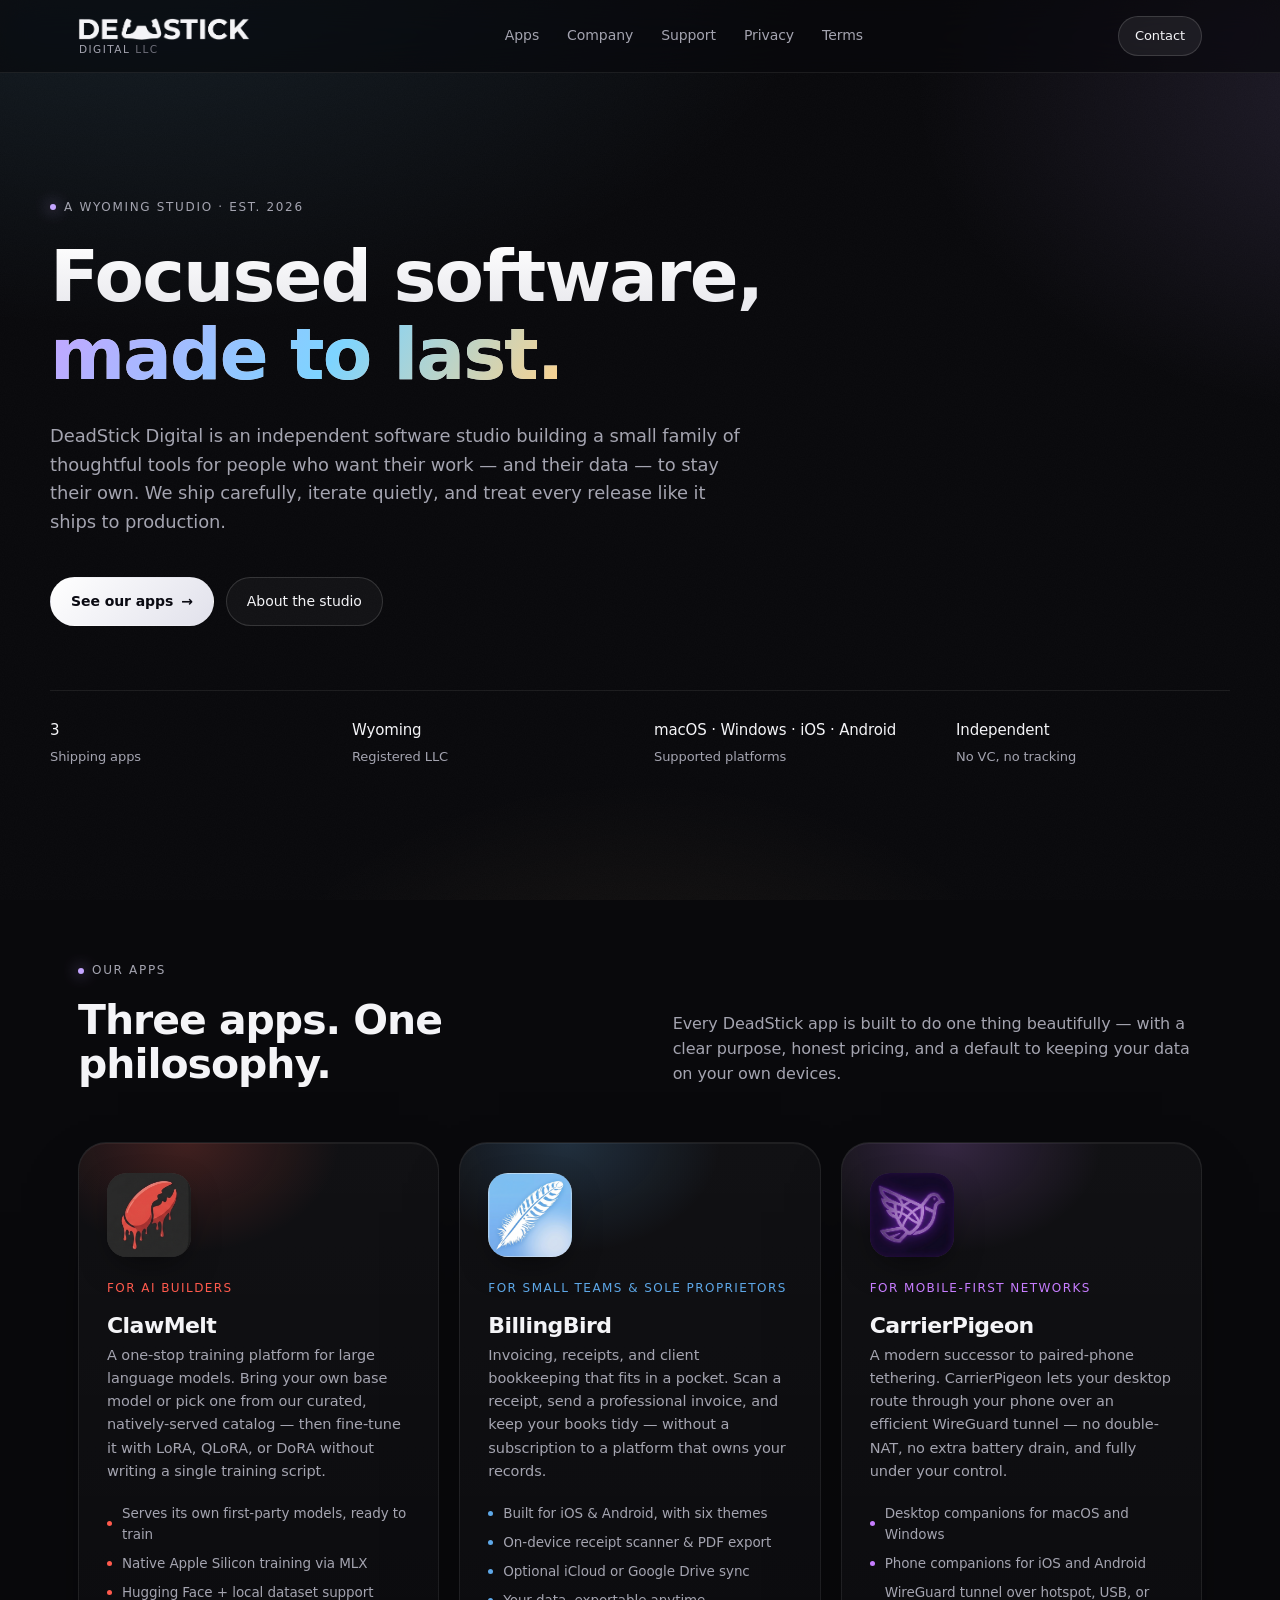
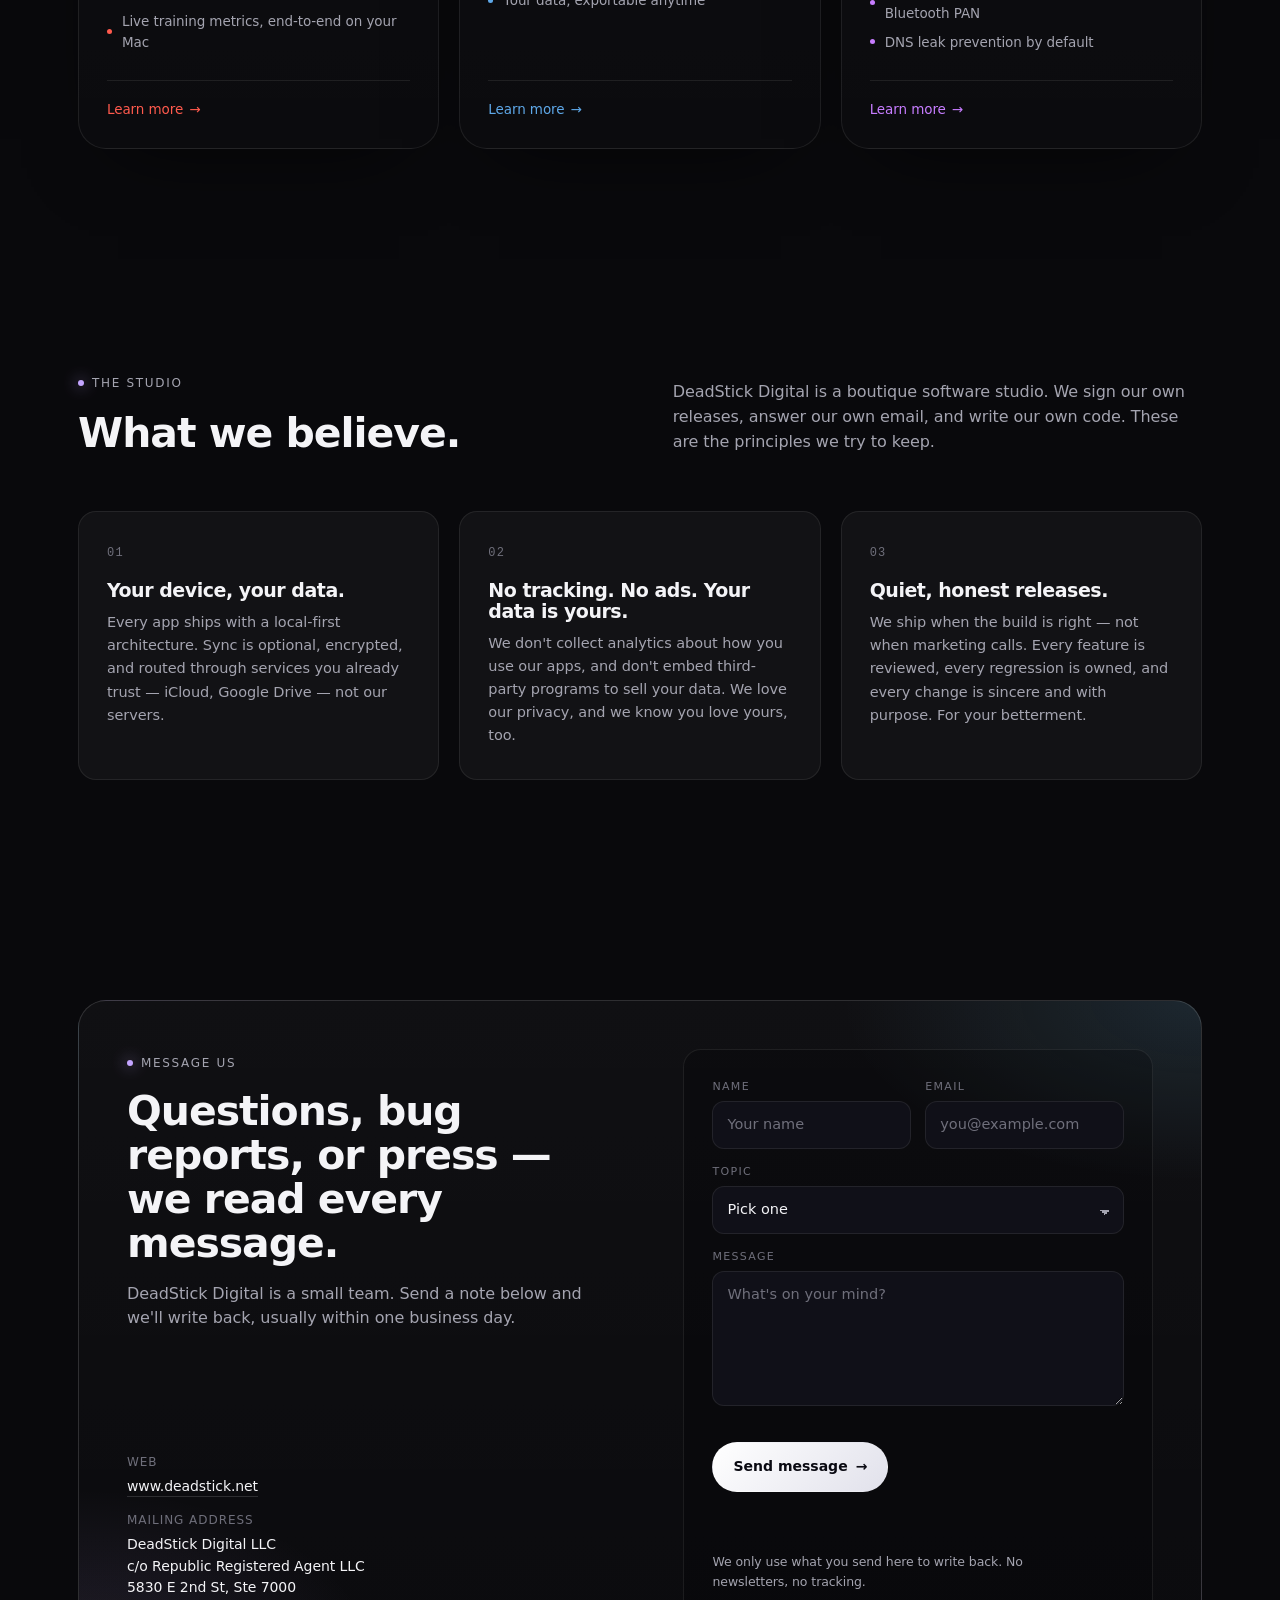
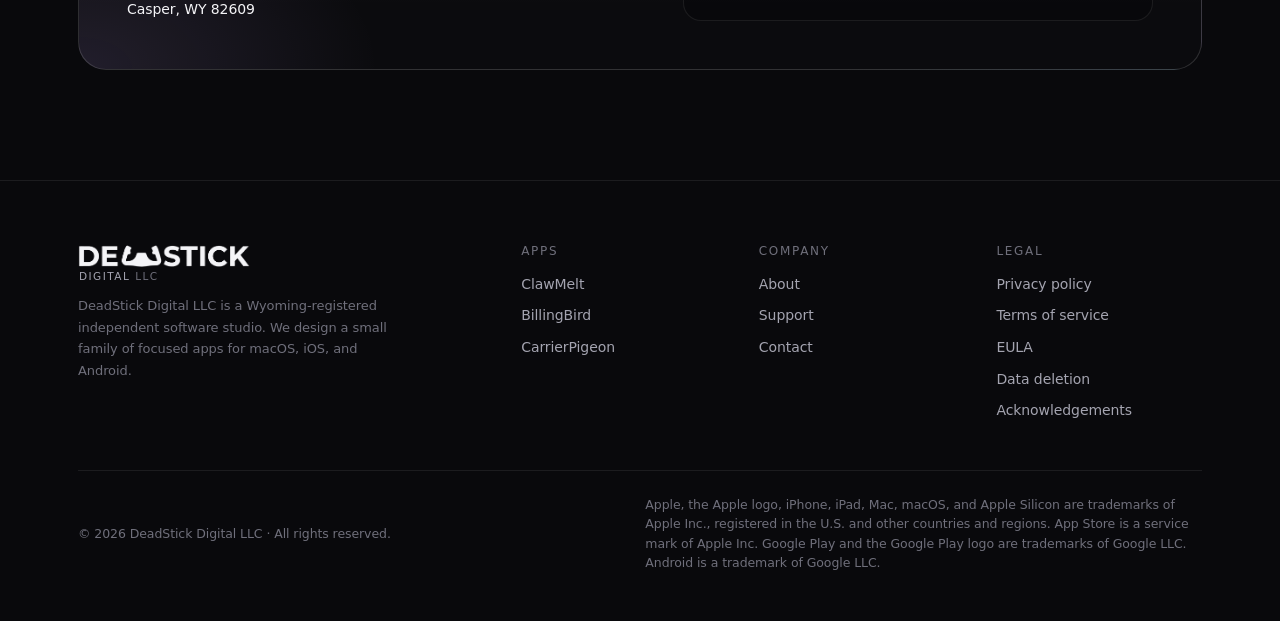
<file: index.html>
<!doctype html>
<html lang="en">
<head>
  <meta charset="utf-8">
  <meta name="viewport" content="width=device-width, initial-scale=1, viewport-fit=cover">
  <meta name="theme-color" content="#09090c">
  <meta name="description" content="DeadStick Digital LLC designs focused software tools. Makers of ClawMelt, BillingBird, and CarrierPigeon.">
  <meta property="og:title" content="DeadStick Digital — Focused software, made to last.">
  <meta property="og:description" content="A small independent studio shipping ClawMelt, BillingBird, and CarrierPigeon.">
  <meta property="og:type" content="website">
  <link rel="icon" type="image/png" href="assets/logo-mark-128.png">
  <title>DeadStick Digital — Focused software, made to last.</title>
  <link rel="stylesheet" href="styles.css">
</head>
<body>

<!-- =========================== NAV =========================== -->
<header class="nav">
  <div class="nav-inner">
    <a class="brand" href="index.html" aria-label="DeadStick Digital LLC — home">
      <span class="brand-lockup">
        <img class="brand-wordmark" src="assets/logo-wordmark-deadstick-silver.png" alt="DeadStick" width="172" height="22">
        <span class="brand-sub">Digital <span class="brand-suffix">LLC</span></span>
      </span>
    </a>
    <nav class="nav-links" aria-label="Primary">
      <a href="#apps">Apps</a>
      <a href="#company">Company</a>
      <a href="support.html">Support</a>
      <a href="privacy.html">Privacy</a>
      <a href="terms.html">Terms</a>
    </nav>
    <a class="nav-cta" href="#contact">Contact</a>
  </div>
</header>

<!-- =========================== HERO =========================== -->
<main>
<section class="hero wrap" id="top">
  <div class="hero-kicker eyebrow">A Wyoming studio · Est. 2026</div>
  <h1>Focused software, <em>made to last.</em></h1>
  <p class="hero-sub">
    DeadStick Digital is an independent software studio building a small family of
    thoughtful tools for people who want their work — and their data — to stay their own.
    We ship carefully, iterate quietly, and treat every release like it ships to production.
  </p>

  <div class="hero-actions">
    <a class="btn btn-primary" href="#apps">See our apps <span class="btn-arrow">→</span></a>
    <a class="btn" href="#company">About the studio</a>
  </div>

  <div class="hero-meta" aria-label="Studio facts">
    <div><strong>3</strong>Shipping apps</div>
    <div><strong>Wyoming</strong>Registered LLC</div>
    <div><strong>macOS · Windows · iOS · Android</strong>Supported platforms</div>
    <div><strong>Independent</strong>No VC, no tracking</div>
  </div>
</section>

<!-- =========================== APPS =========================== -->
<section id="apps">
  <div class="wrap">
    <div class="section-head">
      <div>
        <div class="eyebrow" style="margin-bottom:18px">Our Apps</div>
        <h2>Three apps. One philosophy.</h2>
      </div>
      <p>Every DeadStick app is built to do one thing beautifully — with a clear purpose, honest
         pricing, and a default to keeping your data on your own devices.</p>
    </div>

    <div class="apps-grid">

      <!-- ==== ClawMelt ==== -->
      <article class="app-card is-clawmelt">
        <div class="app-icon">
          <img src="icons/clawmelt.png" alt="ClawMelt app icon">
        </div>
        <div class="app-tag">For AI builders</div>
        <h3>ClawMelt</h3>
        <p class="app-desc">
          A one-stop training platform for large language models. Bring your own base model or
          pick one from our curated, natively-served catalog — then fine-tune it with LoRA, QLoRA,
          or DoRA without writing a single training script.
        </p>
        <ul class="app-features">
          <li>Serves its own first-party models, ready to train</li>
          <li>Native Apple Silicon training via MLX</li>
          <li>Hugging Face + local dataset support</li>
          <li>Live training metrics, end-to-end on your Mac</li>
        </ul>
        <a class="app-link" href="apps/clawmelt.html">Learn more <span aria-hidden="true">→</span></a>
      </article>

      <!-- ==== BillingBird ==== -->
      <article class="app-card is-billingbird">
        <div class="app-icon">
          <img src="icons/billingbird.png" alt="BillingBird app icon">
        </div>
        <div class="app-tag">For small teams &amp; sole proprietors</div>
        <h3>BillingBird</h3>
        <p class="app-desc">
          Invoicing, receipts, and client bookkeeping that fits in a pocket. Scan a receipt,
          send a professional invoice, and keep your books tidy — without a subscription to a
          platform that owns your records.
        </p>
        <ul class="app-features">
          <li>Built for iOS &amp; Android, with six themes</li>
          <li>On-device receipt scanner &amp; PDF export</li>
          <li>Optional iCloud or Google Drive sync</li>
          <li>Your data, exportable anytime</li>
        </ul>
        <a class="app-link" href="apps/billingbird.html">Learn more <span aria-hidden="true">→</span></a>
      </article>

      <!-- ==== CarrierPigeon ==== -->
      <article class="app-card is-carrierpigeon">
        <div class="app-icon">
          <img src="icons/carrierpigeon.png" alt="CarrierPigeon app icon">
        </div>
        <div class="app-tag">For mobile-first networks</div>
        <h3>CarrierPigeon</h3>
        <p class="app-desc">
          A modern successor to paired-phone tethering. CarrierPigeon lets your desktop route
          through your phone over an efficient WireGuard tunnel — no double-NAT, no extra
          battery drain, and fully under your control.
        </p>
        <ul class="app-features">
          <li>Desktop companions for macOS and Windows</li>
          <li>Phone companions for iOS and Android</li>
          <li>WireGuard tunnel over hotspot, USB, or Bluetooth PAN</li>
          <li>DNS leak prevention by default</li>
        </ul>
        <a class="app-link" href="apps/carrierpigeon.html">Learn more <span aria-hidden="true">→</span></a>
      </article>

    </div>
  </div>
</section>

<!-- =========================== COMPANY =========================== -->
<section id="company">
  <div class="wrap">
    <div class="section-head">
      <div>
        <div class="eyebrow" style="margin-bottom:18px">The Studio</div>
        <h2>What we believe.</h2>
      </div>
      <p>DeadStick Digital is a boutique software studio. We sign our own releases, answer our own
         email, and write our own code. These are the principles we try to keep.</p>
    </div>

    <div class="values-grid">
      <div class="value">
        <div class="value-num">01</div>
        <h3>Your device, your data.</h3>
        <p>Every app ships with a local-first architecture. Sync is optional, encrypted, and
           routed through services you already trust — iCloud, Google Drive — not our servers.</p>
      </div>
      <div class="value">
        <div class="value-num">02</div>
        <h3>No tracking. No ads. Your data is yours.</h3>
        <p>We don't collect analytics about how you use our apps, and don't embed third-party
           programs to sell your data. We love our privacy, and we know you love yours, too.</p>
      </div>
      <div class="value">
        <div class="value-num">03</div>
        <h3>Quiet, honest releases.</h3>
        <p>We ship when the build is right — not when marketing calls. Every feature is reviewed,
           every regression is owned, and every change is sincere and with purpose. For your betterment.</p>
      </div>
    </div>
  </div>
</section>

<!-- =========================== CONTACT =========================== -->
<section id="contact">
  <div class="wrap">
    <div class="cta-panel cta-panel-form">
      <div class="cta-intro">
        <div>
          <div class="eyebrow" style="margin-bottom:16px">Message us</div>
          <h2>Questions, bug reports, or press — we read every message.</h2>
          <p>DeadStick Digital is a small team. Send a note below and we'll write back,
             usually within one business day.</p>
        </div>
        <div class="cta-meta">
          <div>
            <span class="label">Web</span>
            <a href="https://www.deadstick.net">www.deadstick.net</a>
          </div>
          <div>
            <span class="label">Mailing address</span>
            DeadStick Digital LLC<br>
            c/o Republic Registered Agent LLC<br>5830 E 2nd St, Ste 7000<br>
            Casper, WY 82609
          </div>
        </div>
      </div>

      <form class="contact-form"
            action="https://api.web3forms.com/submit"
            method="POST"
            novalidate>
        <!-- Web3Forms access key (issued for contact@deadstick.net). -->
        <input type="hidden" name="access_key" value="REPLACE_WITH_WEB3FORMS_ACCESS_KEY">
        <input type="hidden" name="from_name" value="deadstick.net contact form">
        <!-- Honeypot: real users never see or check this. -->
        <input type="checkbox" name="botcheck" class="cf-honeypot" tabindex="-1" autocomplete="off" aria-hidden="true">

        <div class="cf-row">
          <label class="cf-field">
            <span>Name</span>
            <input type="text" name="name" autocomplete="name" placeholder="Your name">
          </label>
          <label class="cf-field">
            <span>Email</span>
            <input type="email" name="email" autocomplete="email" required placeholder="you@example.com">
          </label>
        </div>

        <label class="cf-field">
          <span>Topic</span>
          <select name="subject" required>
            <option value="" disabled selected>Pick one</option>
            <option>General question</option>
            <option>Bug report</option>
            <option>Press &amp; media</option>
            <option>Privacy request</option>
            <option>Something else</option>
          </select>
        </label>

        <label class="cf-field">
          <span>Message</span>
          <textarea name="message" rows="5" required placeholder="What's on your mind?"></textarea>
        </label>

        <!-- hCaptcha, rendered and verified server-side by Web3Forms. -->
        <div class="h-captcha" data-captcha="true"></div>

        <button type="submit" class="btn btn-primary cf-submit">
          Send message <span class="btn-arrow">→</span>
        </button>

        <div class="cf-status" role="status" aria-live="polite"></div>
        <p class="cf-note">
          We only use what you send here to write back. No newsletters, no tracking.
        </p>
      </form>
    </div>
  </div>
</section>
</main>

<!-- =========================== FOOTER =========================== -->
<footer>
  <div class="wrap">
    <div class="footer-grid">
      <div class="footer-brand">
        <div class="brand">
          <span class="brand-lockup">
            <img class="brand-wordmark" src="assets/logo-wordmark-deadstick-silver.png" alt="DeadStick" width="172" height="22">
            <span class="brand-sub">Digital <span class="brand-suffix">LLC</span></span>
          </span>
        </div>
        <p>DeadStick Digital LLC is a Wyoming-registered independent software studio.
           We design a small family of focused apps for macOS, iOS, and Android.</p>
      </div>

      <div class="footer-col">
        <h4>Apps</h4>
        <ul>
          <li><a href="apps/clawmelt.html">ClawMelt</a></li>
          <li><a href="apps/billingbird.html">BillingBird</a></li>
          <li><a href="apps/carrierpigeon.html">CarrierPigeon</a></li>
        </ul>
      </div>

      <div class="footer-col">
        <h4>Company</h4>
        <ul>
          <li><a href="#company">About</a></li>
          <li><a href="support.html">Support</a></li>
          <li><a href="#contact">Contact</a></li>
        </ul>
      </div>

      <div class="footer-col">
        <h4>Legal</h4>
        <ul>
          <li><a href="privacy.html">Privacy policy</a></li>
          <li><a href="terms.html">Terms of service</a></li>
          <li><a href="support.html#eula">EULA</a></li>
          <li><a href="deletion.html">Data deletion</a></li>
          <li><a href="acknowledgements.html">Acknowledgements</a></li>
        </ul>
      </div>
    </div>

    <div class="footer-bottom">
      <div>© 2026 DeadStick Digital LLC · All rights reserved.</div>
      <div class="legal-note">
        Apple, the Apple logo, iPhone, iPad, Mac, macOS, and Apple Silicon are trademarks of
        Apple Inc., registered in the U.S. and other countries and regions. App Store is a
        service mark of Apple Inc. Google Play and the Google Play logo are trademarks of
        Google LLC. Android is a trademark of Google LLC.
      </div>
    </div>
  </div>
</footer>

<!-- Web3Forms client — handles submission, hCaptcha, and status messages.
     Populates the nearest .cf-status element with success / error text. -->
<script src="https://web3forms.com/client/script.js" async defer></script>

</body>
</html>
</file>
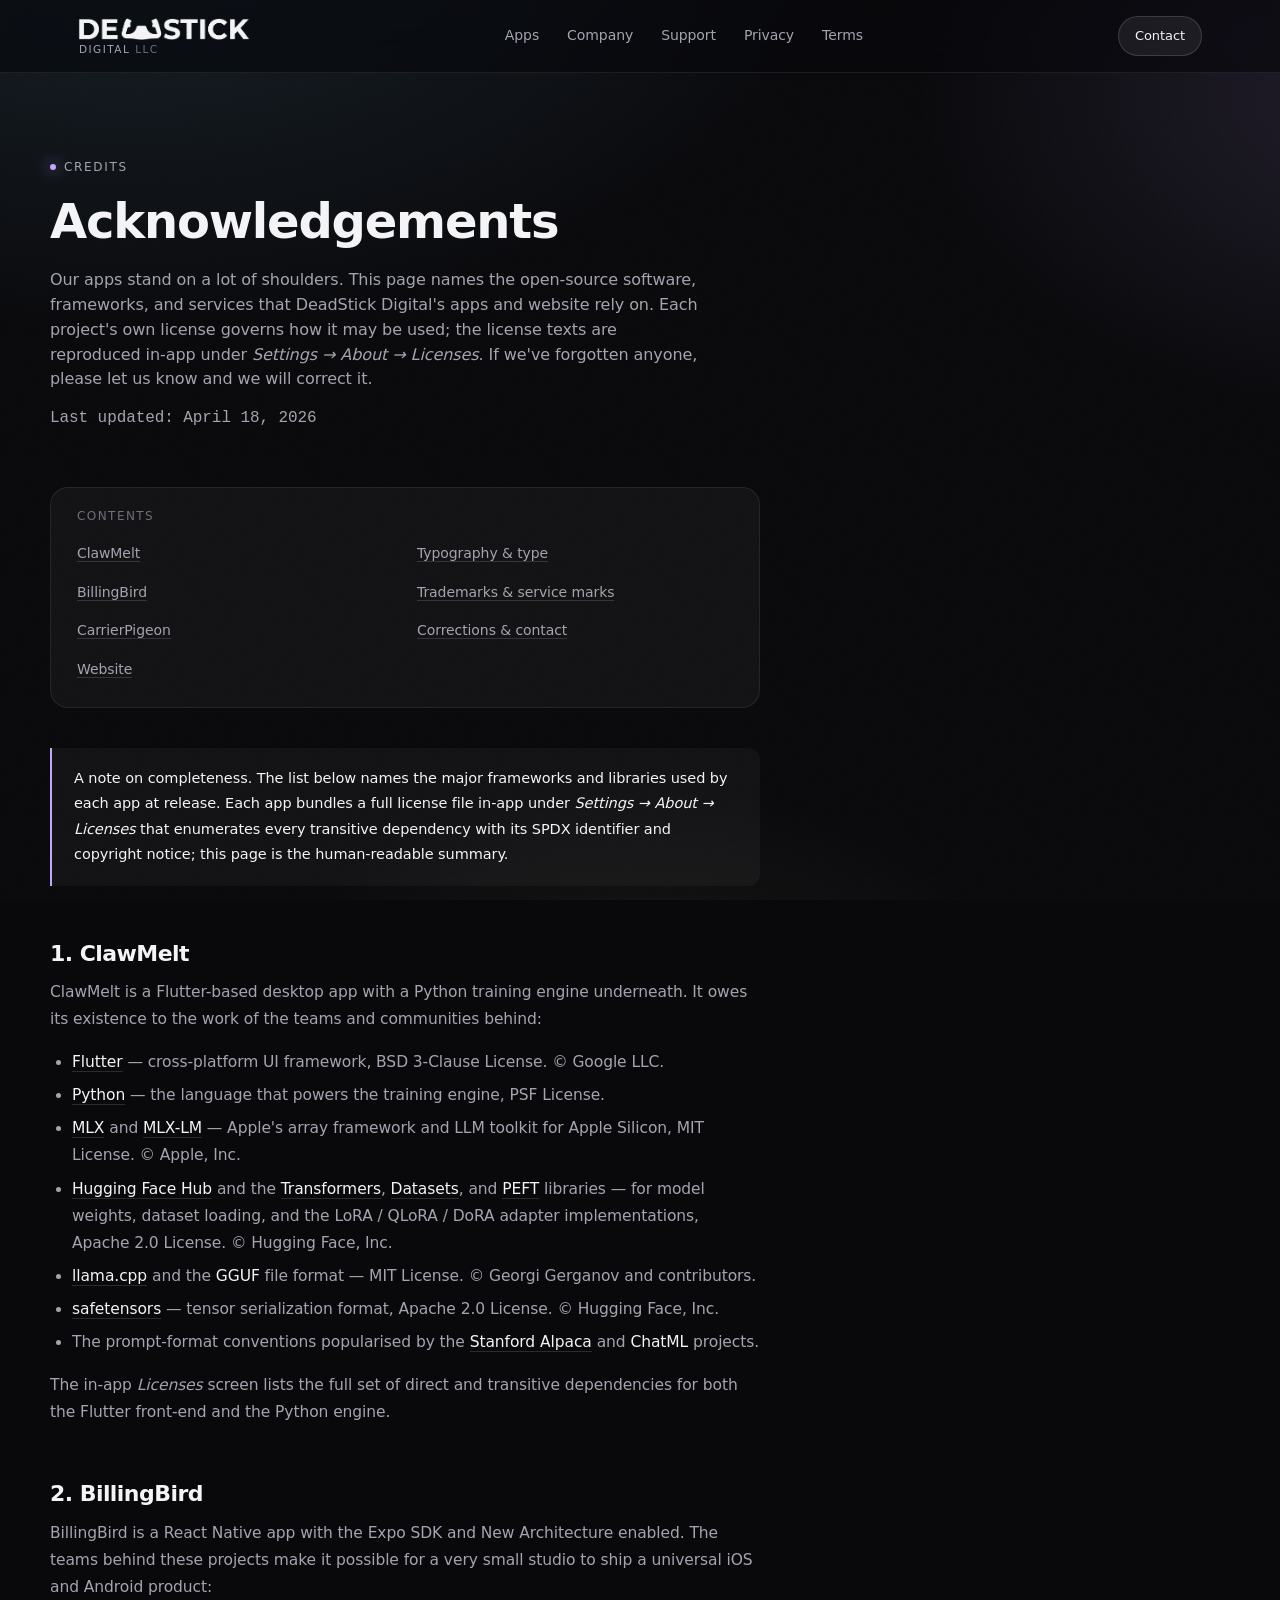
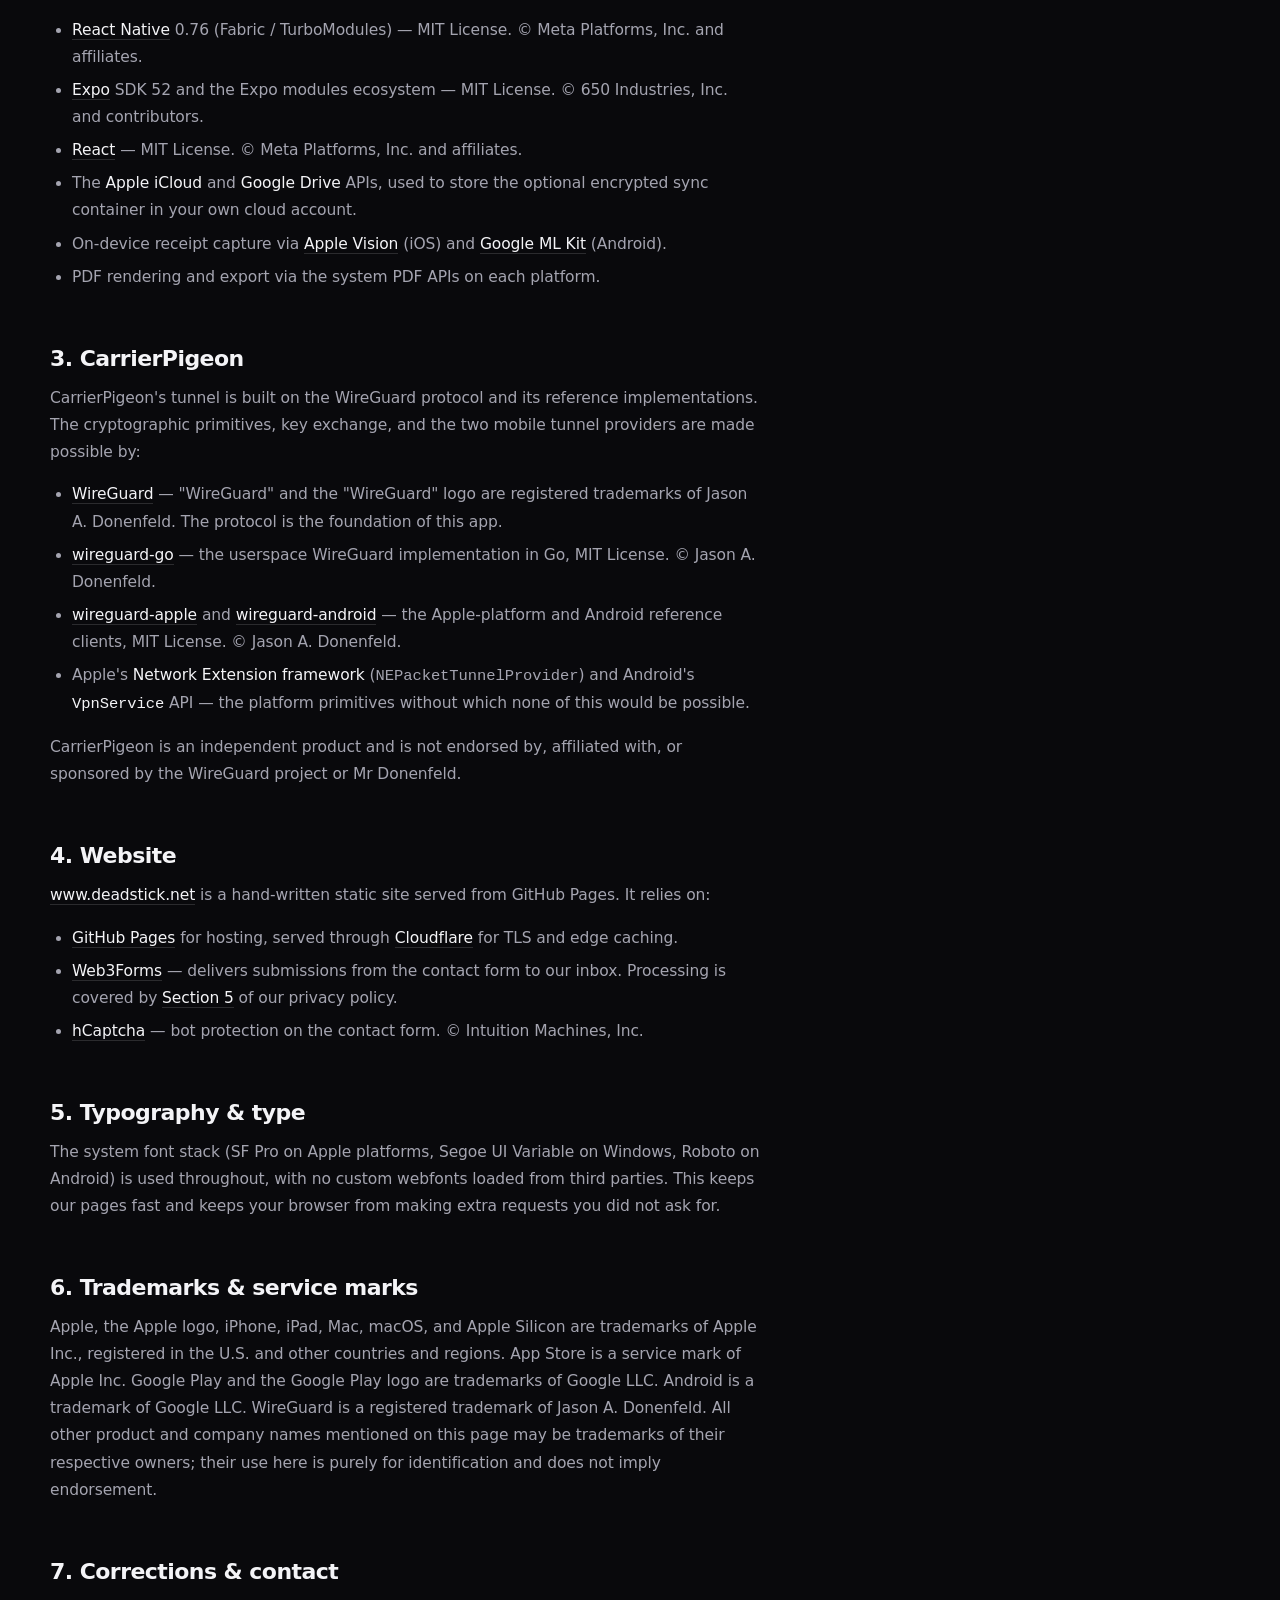
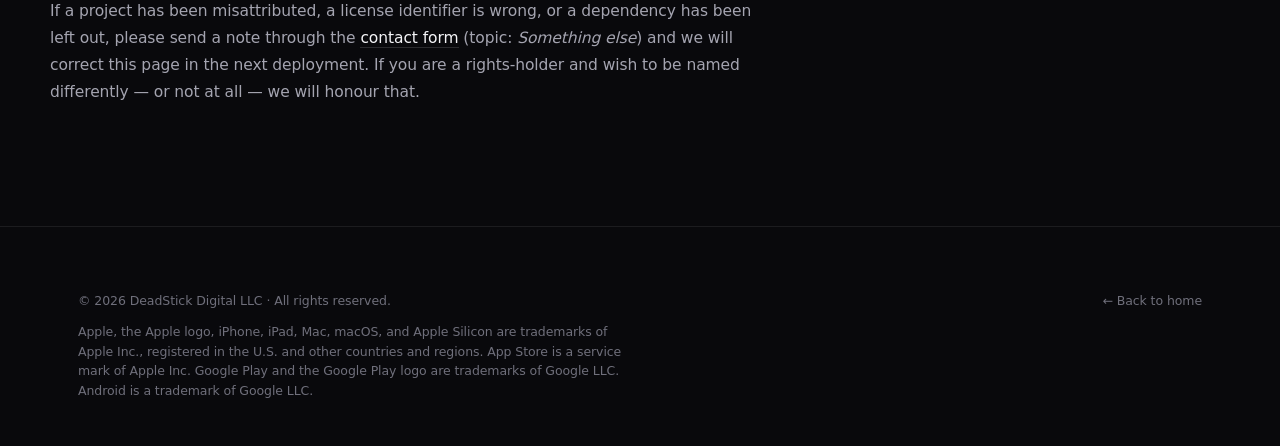
<file: acknowledgements.html>
<!doctype html>
<html lang="en">
<head>
  <meta charset="utf-8">
  <meta name="viewport" content="width=device-width, initial-scale=1">
  <meta name="theme-color" content="#09090c">
  <meta name="description" content="Open-source software, frameworks, and services that the DeadStick Digital apps — ClawMelt, BillingBird, and CarrierPigeon — are built on.">
  <title>Acknowledgements — DeadStick Digital LLC</title>
  <link rel="icon" type="image/png" href="assets/logo-mark-128.png">
  <link rel="stylesheet" href="styles.css">
</head>
<body>

<header class="nav">
  <div class="nav-inner">
    <a class="brand" href="index.html" aria-label="DeadStick Digital LLC — home">
      <span class="brand-lockup">
        <img class="brand-wordmark" src="assets/logo-wordmark-deadstick-silver.png" alt="DeadStick" width="172" height="22">
        <span class="brand-sub">Digital <span class="brand-suffix">LLC</span></span>
      </span>
    </a>
    <nav class="nav-links" aria-label="Primary">
      <a href="index.html#apps">Apps</a>
      <a href="index.html#company">Company</a>
      <a href="support.html">Support</a>
      <a href="privacy.html">Privacy</a>
      <a href="terms.html">Terms</a>
    </nav>
    <a class="nav-cta" href="index.html#contact">Contact</a>
  </div>
</header>

<main>
<section class="doc wrap">
  <div class="doc-head">
    <div class="eyebrow">Credits</div>
    <h1>Acknowledgements</h1>
    <p>Our apps stand on a lot of shoulders. This page names the open-source software, frameworks,
       and services that DeadStick Digital's apps and website rely on. Each project's own license
       governs how it may be used; the license texts are reproduced in-app under
       <em>Settings → About → Licenses</em>. If we've forgotten anyone, please
       <a href="index.html#contact">let us know</a> and we will correct it.</p>
    <p class="muted mono" style="margin-top:14px;">Last updated: April 18, 2026</p>
  </div>

  <div class="doc-body">

    <div class="toc" aria-label="Table of contents">
      <h4>Contents</h4>
      <ol>
        <li><a href="#clawmelt">ClawMelt</a></li>
        <li><a href="#billingbird">BillingBird</a></li>
        <li><a href="#carrierpigeon">CarrierPigeon</a></li>
        <li><a href="#website">Website</a></li>
        <li><a href="#typography">Typography &amp; type</a></li>
        <li><a href="#trademarks">Trademarks &amp; service marks</a></li>
        <li><a href="#contact">Corrections &amp; contact</a></li>
      </ol>
    </div>

    <div class="callout">
      <strong>A note on completeness.</strong> The list below names the major frameworks and
      libraries used by each app at release. Each app bundles a full license file in-app under
      <em>Settings → About → Licenses</em> that enumerates every transitive dependency with its
      SPDX identifier and copyright notice; this page is the human-readable summary.
    </div>

    <h2 id="clawmelt">1. ClawMelt</h2>
    <p>ClawMelt is a Flutter-based desktop app with a Python training engine underneath. It owes
       its existence to the work of the teams and communities behind:</p>
    <ul>
      <li><strong><a href="https://flutter.dev">Flutter</a></strong> — cross-platform UI framework,
          BSD 3-Clause License. © Google LLC.</li>
      <li><strong><a href="https://www.python.org">Python</a></strong> — the language that powers
          the training engine, PSF License.</li>
      <li><strong><a href="https://github.com/ml-explore/mlx">MLX</a></strong> and
          <strong><a href="https://github.com/ml-explore/mlx-lm">MLX-LM</a></strong> — Apple's
          array framework and LLM toolkit for Apple Silicon, MIT License. © Apple, Inc.</li>
      <li><strong><a href="https://huggingface.co">Hugging Face Hub</a></strong> and the
          <strong><a href="https://github.com/huggingface/transformers">Transformers</a></strong>,
          <strong><a href="https://github.com/huggingface/datasets">Datasets</a></strong>, and
          <strong><a href="https://github.com/huggingface/peft">PEFT</a></strong> libraries — for
          model weights, dataset loading, and the LoRA / QLoRA / DoRA adapter implementations,
          Apache 2.0 License. © Hugging Face, Inc.</li>
      <li><strong><a href="https://github.com/ggerganov/llama.cpp">llama.cpp</a></strong> and
          the <strong>GGUF</strong> file format — MIT License. © Georgi Gerganov and
          contributors.</li>
      <li><strong><a href="https://github.com/huggingface/safetensors">safetensors</a></strong> —
          tensor serialization format, Apache 2.0 License. © Hugging Face, Inc.</li>
      <li>The prompt-format conventions popularised by the
          <strong><a href="https://github.com/tatsu-lab/stanford_alpaca">Stanford Alpaca</a></strong>
          and <strong>ChatML</strong> projects.</li>
    </ul>
    <p>The in-app <em>Licenses</em> screen lists the full set of direct and transitive
       dependencies for both the Flutter front-end and the Python engine.</p>

    <h2 id="billingbird">2. BillingBird</h2>
    <p>BillingBird is a React Native app with the Expo SDK and New Architecture enabled. The
       teams behind these projects make it possible for a very small studio to ship a universal
       iOS and Android product:</p>
    <ul>
      <li><strong><a href="https://reactnative.dev">React Native</a></strong> 0.76 (Fabric /
          TurboModules) — MIT License. © Meta Platforms, Inc. and affiliates.</li>
      <li><strong><a href="https://expo.dev">Expo</a></strong> SDK 52 and the Expo modules
          ecosystem — MIT License. © 650 Industries, Inc. and contributors.</li>
      <li><strong><a href="https://reactjs.org">React</a></strong> — MIT License. © Meta
          Platforms, Inc. and affiliates.</li>
      <li>The <strong>Apple iCloud</strong> and <strong>Google Drive</strong> APIs, used to
          store the optional encrypted sync container in your own cloud account.</li>
      <li>On-device receipt capture via
          <strong><a href="https://developer.apple.com/documentation/vision">Apple Vision</a></strong>
          (iOS) and
          <strong><a href="https://developers.google.com/ml-kit">Google ML Kit</a></strong>
          (Android).</li>
      <li>PDF rendering and export via the system PDF APIs on each platform.</li>
    </ul>

    <h2 id="carrierpigeon">3. CarrierPigeon</h2>
    <p>CarrierPigeon's tunnel is built on the WireGuard protocol and its reference
       implementations. The cryptographic primitives, key exchange, and the two mobile tunnel
       providers are made possible by:</p>
    <ul>
      <li><strong><a href="https://www.wireguard.com">WireGuard</a></strong> — "WireGuard" and
          the "WireGuard" logo are registered trademarks of Jason A. Donenfeld. The protocol is
          the foundation of this app.</li>
      <li><strong><a href="https://git.zx2c4.com/wireguard-go/">wireguard-go</a></strong> — the
          userspace WireGuard implementation in Go, MIT License. © Jason A. Donenfeld.</li>
      <li><strong><a href="https://git.zx2c4.com/wireguard-apple/">wireguard-apple</a></strong>
          and <strong><a href="https://git.zx2c4.com/wireguard-android/">wireguard-android</a></strong>
          — the Apple-platform and Android reference clients, MIT License. © Jason A.
          Donenfeld.</li>
      <li>Apple's <strong>Network Extension framework</strong>
          (<code>NEPacketTunnelProvider</code>) and Android's <strong><code>VpnService</code></strong>
          API — the platform primitives without which none of this would be possible.</li>
    </ul>
    <p>CarrierPigeon is an independent product and is not endorsed by, affiliated with, or
       sponsored by the WireGuard project or Mr Donenfeld.</p>

    <h2 id="website">4. Website</h2>
    <p><a href="https://www.deadstick.net">www.deadstick.net</a> is a hand-written static site
       served from GitHub Pages. It relies on:</p>
    <ul>
      <li><strong><a href="https://pages.github.com">GitHub Pages</a></strong> for hosting, served
          through <strong><a href="https://www.cloudflare.com">Cloudflare</a></strong> for TLS and
          edge caching.</li>
      <li><strong><a href="https://web3forms.com">Web3Forms</a></strong> — delivers submissions
          from the contact form to our inbox. Processing is covered by
          <a href="privacy.html#share">Section 5</a> of our privacy policy.</li>
      <li><strong><a href="https://www.hcaptcha.com">hCaptcha</a></strong> — bot protection on the
          contact form. © Intuition Machines, Inc.</li>
    </ul>

    <h2 id="typography">5. Typography &amp; type</h2>
    <p>The system font stack (SF Pro on Apple platforms, Segoe UI Variable on Windows, Roboto on
       Android) is used throughout, with no custom webfonts loaded from third parties. This keeps
       our pages fast and keeps your browser from making extra requests you did not ask for.</p>

    <h2 id="trademarks">6. Trademarks &amp; service marks</h2>
    <p>Apple, the Apple logo, iPhone, iPad, Mac, macOS, and Apple Silicon are trademarks of
       Apple Inc., registered in the U.S. and other countries and regions. App Store is a service
       mark of Apple Inc. Google Play and the Google Play logo are trademarks of Google LLC.
       Android is a trademark of Google LLC. WireGuard is a registered trademark of Jason A.
       Donenfeld. All other product and company names mentioned on this page may be trademarks of
       their respective owners; their use here is purely for identification and does not imply
       endorsement.</p>

    <h2 id="contact">7. Corrections &amp; contact</h2>
    <p>If a project has been misattributed, a license identifier is wrong, or a dependency has
       been left out, please send a note through the
       <a href="index.html#contact">contact form</a> (topic: <em>Something else</em>) and we will
       correct this page in the next deployment. If you are a rights-holder and wish to be named
       differently — or not at all — we will honour that.</p>

  </div>
</section>
</main>

<footer>
  <div class="wrap">
    <div class="footer-bottom" style="border:0; padding:0;">
      <div>© 2026 DeadStick Digital LLC · All rights reserved.</div>
      <div><a href="index.html">← Back to home</a></div>
    </div>
    <div class="footer-bottom" style="border:0; padding-top:12px;">
      <div class="legal-note">
        Apple, the Apple logo, iPhone, iPad, Mac, macOS, and Apple Silicon are trademarks of
        Apple Inc., registered in the U.S. and other countries and regions. App Store is a
        service mark of Apple Inc. Google Play and the Google Play logo are trademarks of
        Google LLC. Android is a trademark of Google LLC.
      </div>
    </div>
  </div>
</footer>

</body>
</html>
</file>
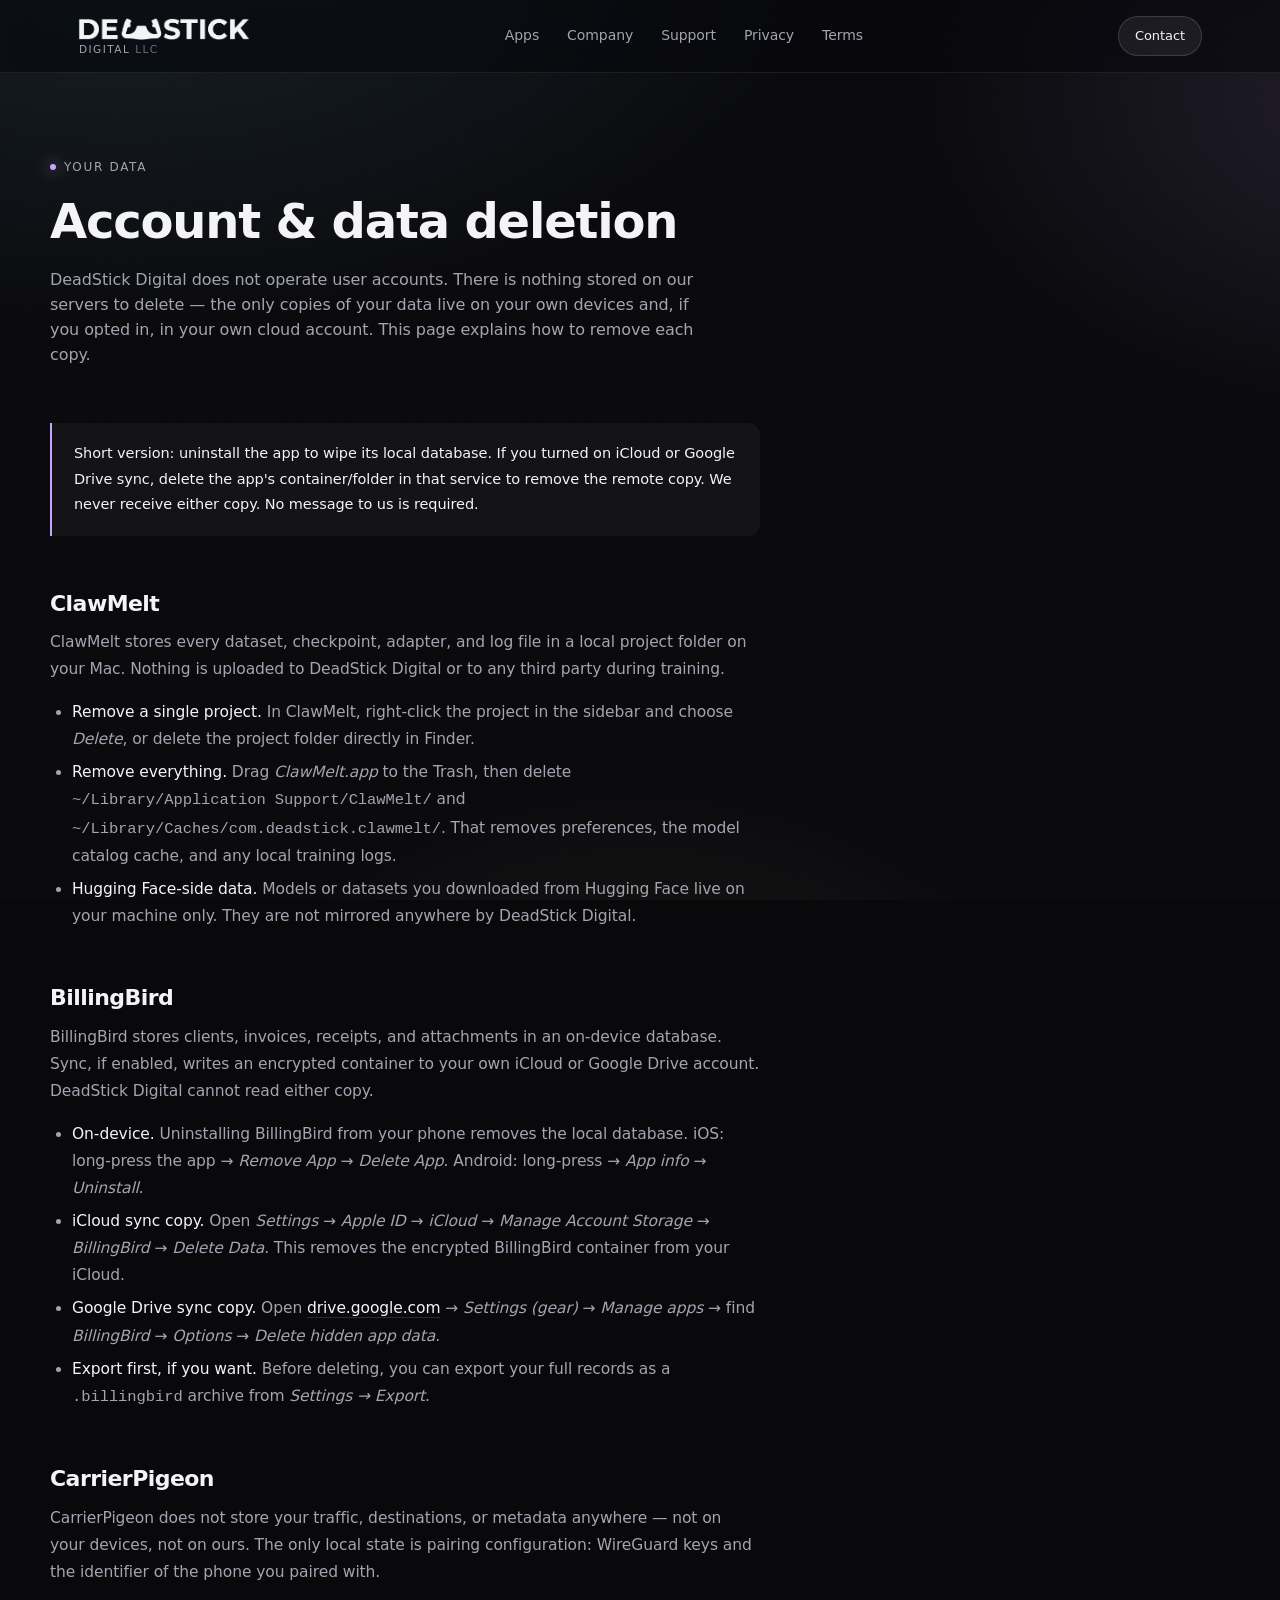
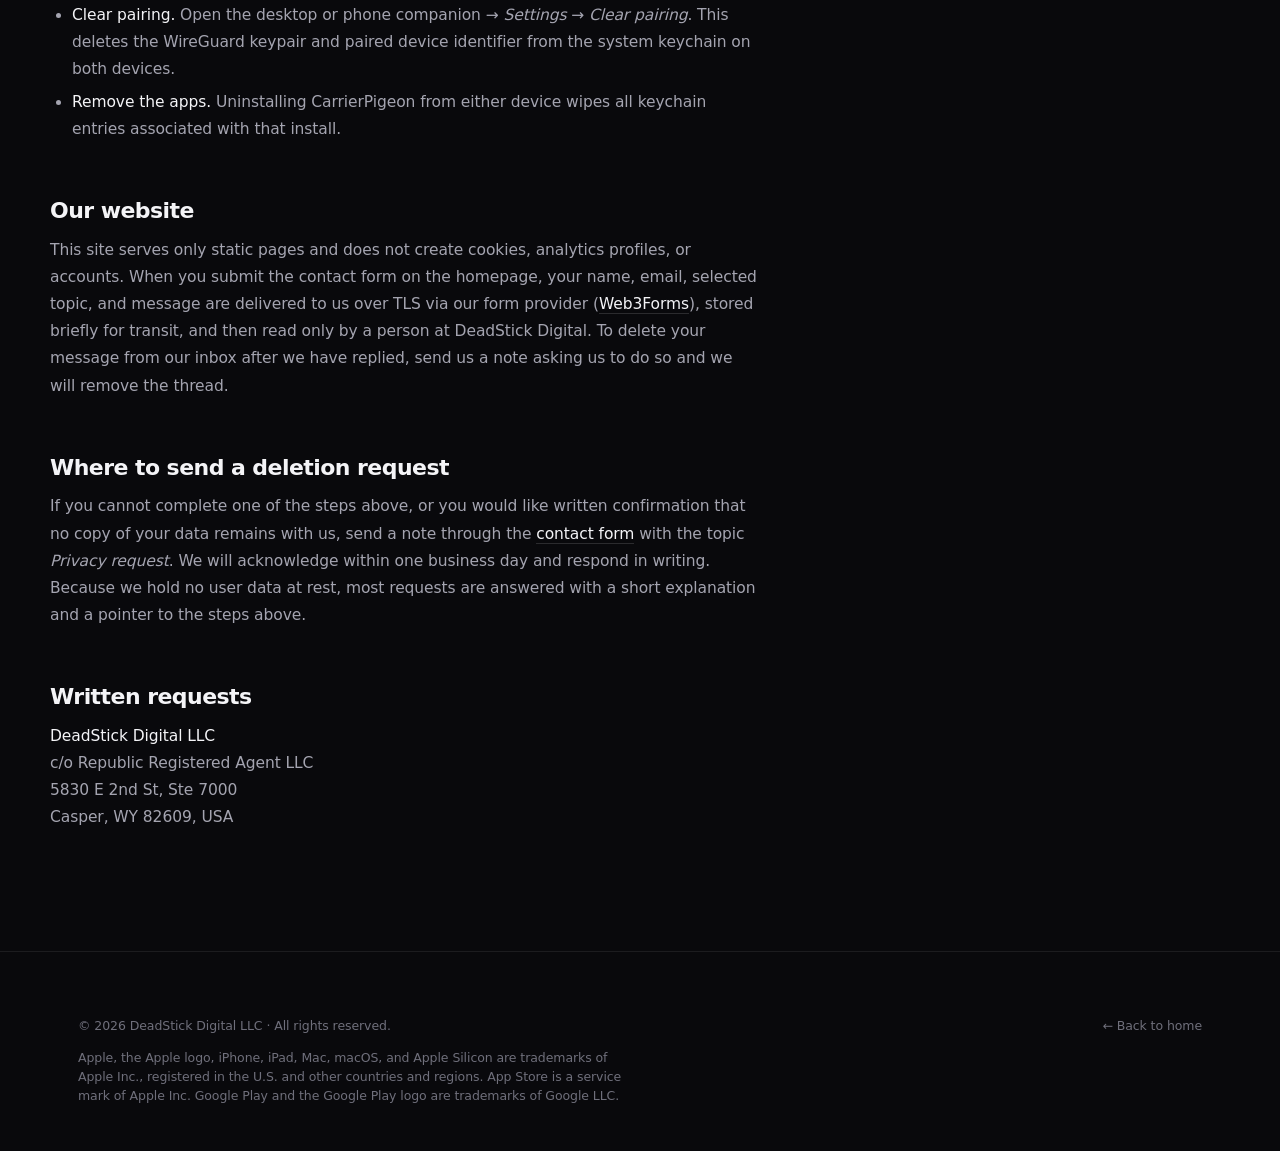
<file: deletion.html>
<!doctype html>
<html lang="en">
<head>
  <meta charset="utf-8">
  <meta name="viewport" content="width=device-width, initial-scale=1">
  <meta name="theme-color" content="#09090c">
  <meta name="description" content="How to delete your data from DeadStick Digital LLC apps: ClawMelt, BillingBird, and CarrierPigeon.">
  <title>Account &amp; data deletion — DeadStick Digital LLC</title>
  <link rel="icon" type="image/png" href="assets/logo-mark-128.png">
  <link rel="stylesheet" href="styles.css">
</head>
<body>

<header class="nav">
  <div class="nav-inner">
    <a class="brand" href="index.html" aria-label="DeadStick Digital LLC — home">
      <span class="brand-lockup">
        <img class="brand-wordmark" src="assets/logo-wordmark-deadstick-silver.png" alt="DeadStick" width="172" height="22">
        <span class="brand-sub">Digital <span class="brand-suffix">LLC</span></span>
      </span>
    </a>
    <nav class="nav-links" aria-label="Primary">
      <a href="index.html#apps">Apps</a>
      <a href="index.html#company">Company</a>
      <a href="support.html">Support</a>
      <a href="privacy.html">Privacy</a>
      <a href="terms.html">Terms</a>
    </nav>
    <a class="nav-cta" href="index.html#contact">Contact</a>
  </div>
</header>

<main>
<section class="doc wrap">
  <div class="doc-head">
    <div class="eyebrow">Your data</div>
    <h1>Account &amp; data deletion</h1>
    <p>DeadStick Digital does not operate user accounts. There is nothing stored on our servers to
       delete — the only copies of your data live on your own devices and, if you opted in, in
       your own cloud account. This page explains how to remove each copy.</p>
  </div>

  <div class="doc-body">

    <div class="callout">
      <strong>Short version:</strong> uninstall the app to wipe its local database. If you turned on
      iCloud or Google Drive sync, delete the app's container/folder in that service to remove the
      remote copy. We never receive either copy. No message to us is required.
    </div>

    <h2 id="clawmelt">ClawMelt</h2>
    <p>ClawMelt stores every dataset, checkpoint, adapter, and log file in a local project folder on
       your Mac. Nothing is uploaded to DeadStick Digital or to any third party during training.</p>
    <ul>
      <li><strong>Remove a single project.</strong> In ClawMelt, right-click the project in the
          sidebar and choose <em>Delete</em>, or delete the project folder directly in Finder.</li>
      <li><strong>Remove everything.</strong> Drag <em>ClawMelt.app</em> to the Trash, then delete
          <code>~/Library/Application Support/ClawMelt/</code> and
          <code>~/Library/Caches/com.deadstick.clawmelt/</code>. That removes preferences, the
          model catalog cache, and any local training logs.</li>
      <li><strong>Hugging Face-side data.</strong> Models or datasets you downloaded from Hugging
          Face live on your machine only. They are not mirrored anywhere by DeadStick Digital.</li>
    </ul>

    <h2 id="billingbird">BillingBird</h2>
    <p>BillingBird stores clients, invoices, receipts, and attachments in an on-device database.
       Sync, if enabled, writes an encrypted container to your own iCloud or Google Drive account.
       DeadStick Digital cannot read either copy.</p>
    <ul>
      <li><strong>On-device.</strong> Uninstalling BillingBird from your phone removes the local
          database. iOS: long-press the app → <em>Remove App</em> → <em>Delete App</em>. Android:
          long-press → <em>App info</em> → <em>Uninstall</em>.</li>
      <li><strong>iCloud sync copy.</strong> Open <em>Settings</em> → <em>Apple ID</em> →
          <em>iCloud</em> → <em>Manage Account Storage</em> → <em>BillingBird</em> → <em>Delete
          Data</em>. This removes the encrypted BillingBird container from your iCloud.</li>
      <li><strong>Google Drive sync copy.</strong> Open <a href="https://drive.google.com">drive.google.com</a>
          → <em>Settings (gear)</em> → <em>Manage apps</em> → find <em>BillingBird</em> →
          <em>Options</em> → <em>Delete hidden app data</em>.</li>
      <li><strong>Export first, if you want.</strong> Before deleting, you can export your full
          records as a <code>.billingbird</code> archive from <em>Settings → Export</em>.</li>
    </ul>

    <h2 id="carrierpigeon">CarrierPigeon</h2>
    <p>CarrierPigeon does not store your traffic, destinations, or metadata anywhere — not on your
       devices, not on ours. The only local state is pairing configuration: WireGuard keys and the
       identifier of the phone you paired with.</p>
    <ul>
      <li><strong>Clear pairing.</strong> Open the desktop or phone companion →
          <em>Settings</em> → <em>Clear pairing</em>. This deletes the WireGuard keypair and paired
          device identifier from the system keychain on both devices.</li>
      <li><strong>Remove the apps.</strong> Uninstalling CarrierPigeon from either device wipes all
          keychain entries associated with that install.</li>
    </ul>

    <h2 id="on-the-web">Our website</h2>
    <p>This site serves only static pages and does not create cookies, analytics profiles, or
       accounts. When you submit the contact form on the homepage, your name, email, selected topic,
       and message are delivered to us over TLS via our form provider (<a href="https://web3forms.com">Web3Forms</a>),
       stored briefly for transit, and then read only by a person at DeadStick Digital.
       To delete your message from our inbox after we have replied, send us a note asking us to do
       so and we will remove the thread.</p>

    <h2 id="requests">Where to send a deletion request</h2>
    <p>If you cannot complete one of the steps above, or you would like written confirmation that no
       copy of your data remains with us, send a note through the
       <a href="index.html#contact">contact form</a> with the topic <em>Privacy request</em>. We
       will acknowledge within one business day and respond in writing. Because we hold no user
       data at rest, most requests are answered with a short explanation and a pointer to the
       steps above.</p>

    <h2 id="addr">Written requests</h2>
    <p>
      <strong>DeadStick Digital LLC</strong><br>
      c/o Republic Registered Agent LLC<br>5830 E 2nd St, Ste 7000<br>
      Casper, WY 82609, USA
    </p>

  </div>
</section>
</main>

<footer>
  <div class="wrap">
    <div class="footer-bottom" style="border:0; padding:0;">
      <div>© 2026 DeadStick Digital LLC · All rights reserved.</div>
      <div><a href="index.html">← Back to home</a></div>
    </div>
    <div class="footer-bottom" style="border:0; padding-top:12px;">
      <div class="legal-note">
        Apple, the Apple logo, iPhone, iPad, Mac, macOS, and Apple Silicon are trademarks of
        Apple Inc., registered in the U.S. and other countries and regions. App Store is a
        service mark of Apple Inc. Google Play and the Google Play logo are trademarks of
        Google LLC.
      </div>
    </div>
  </div>
</footer>

</body>
</html>
</file>
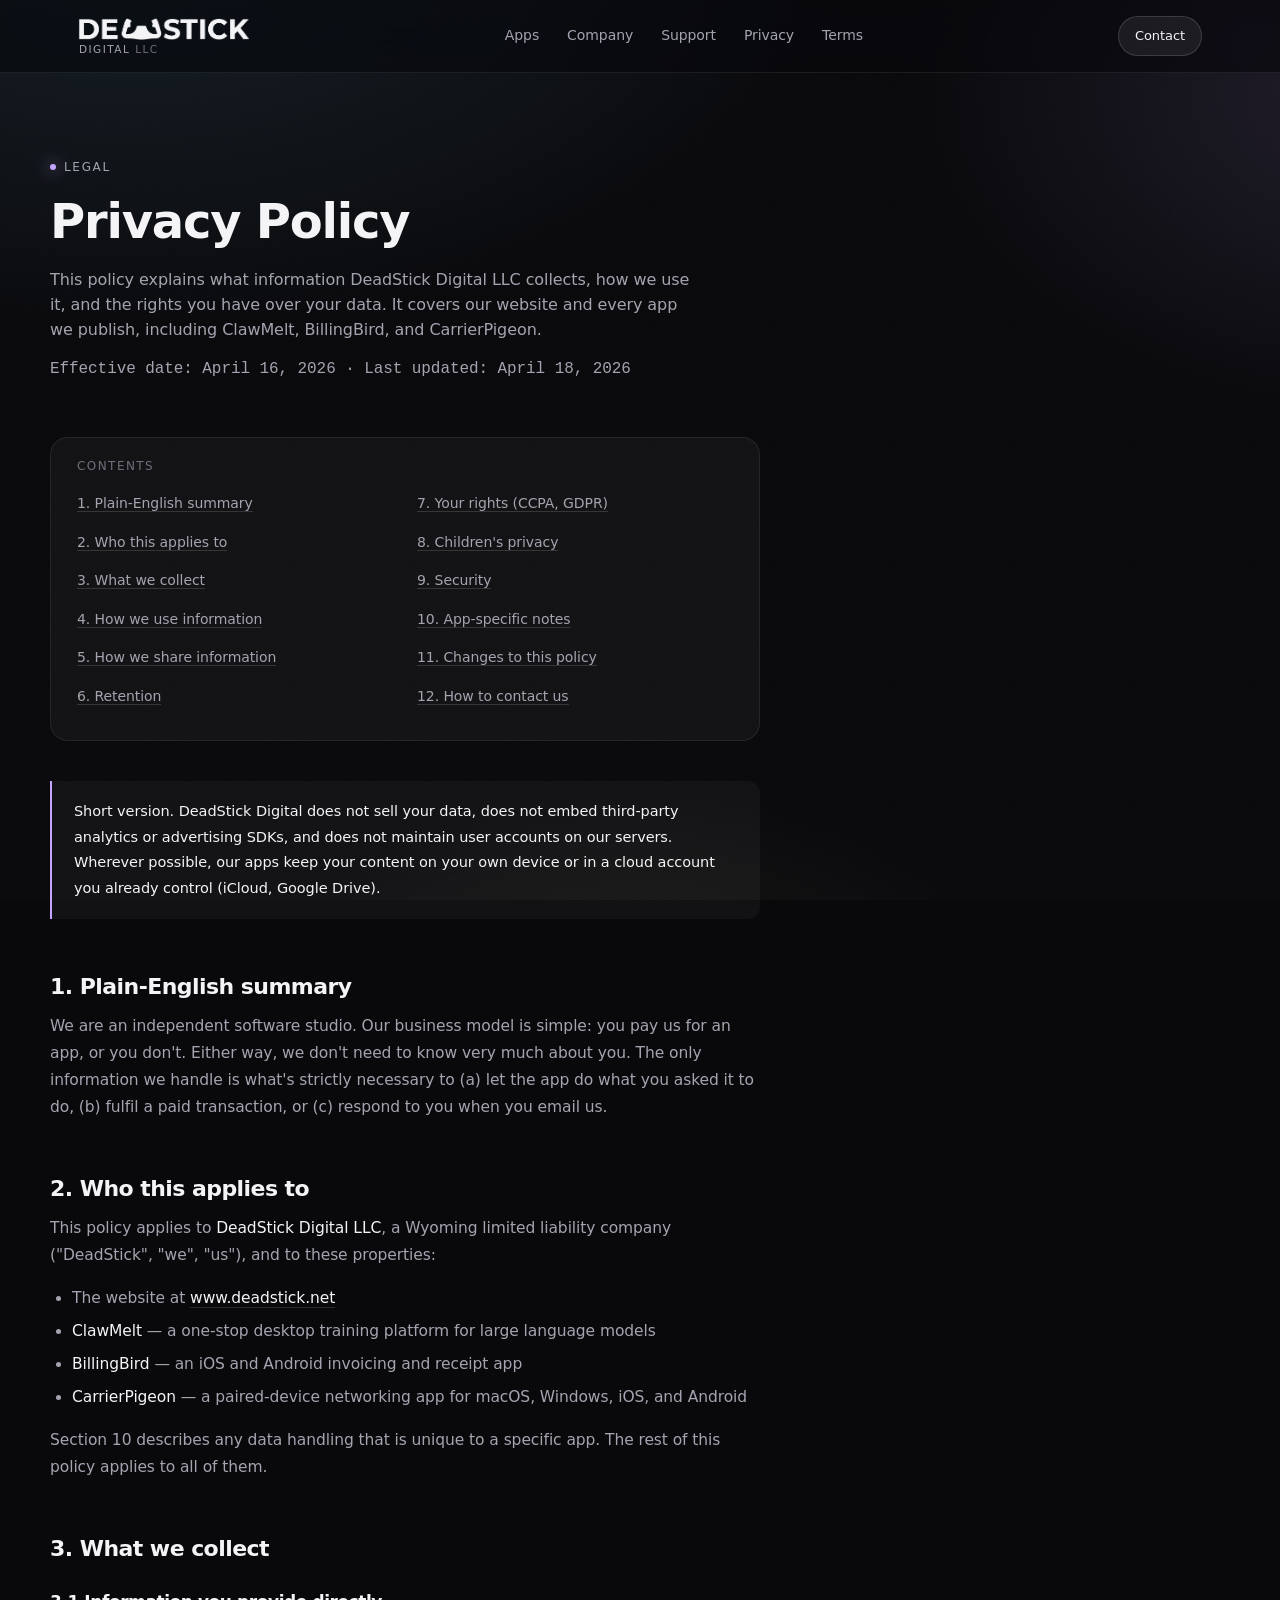
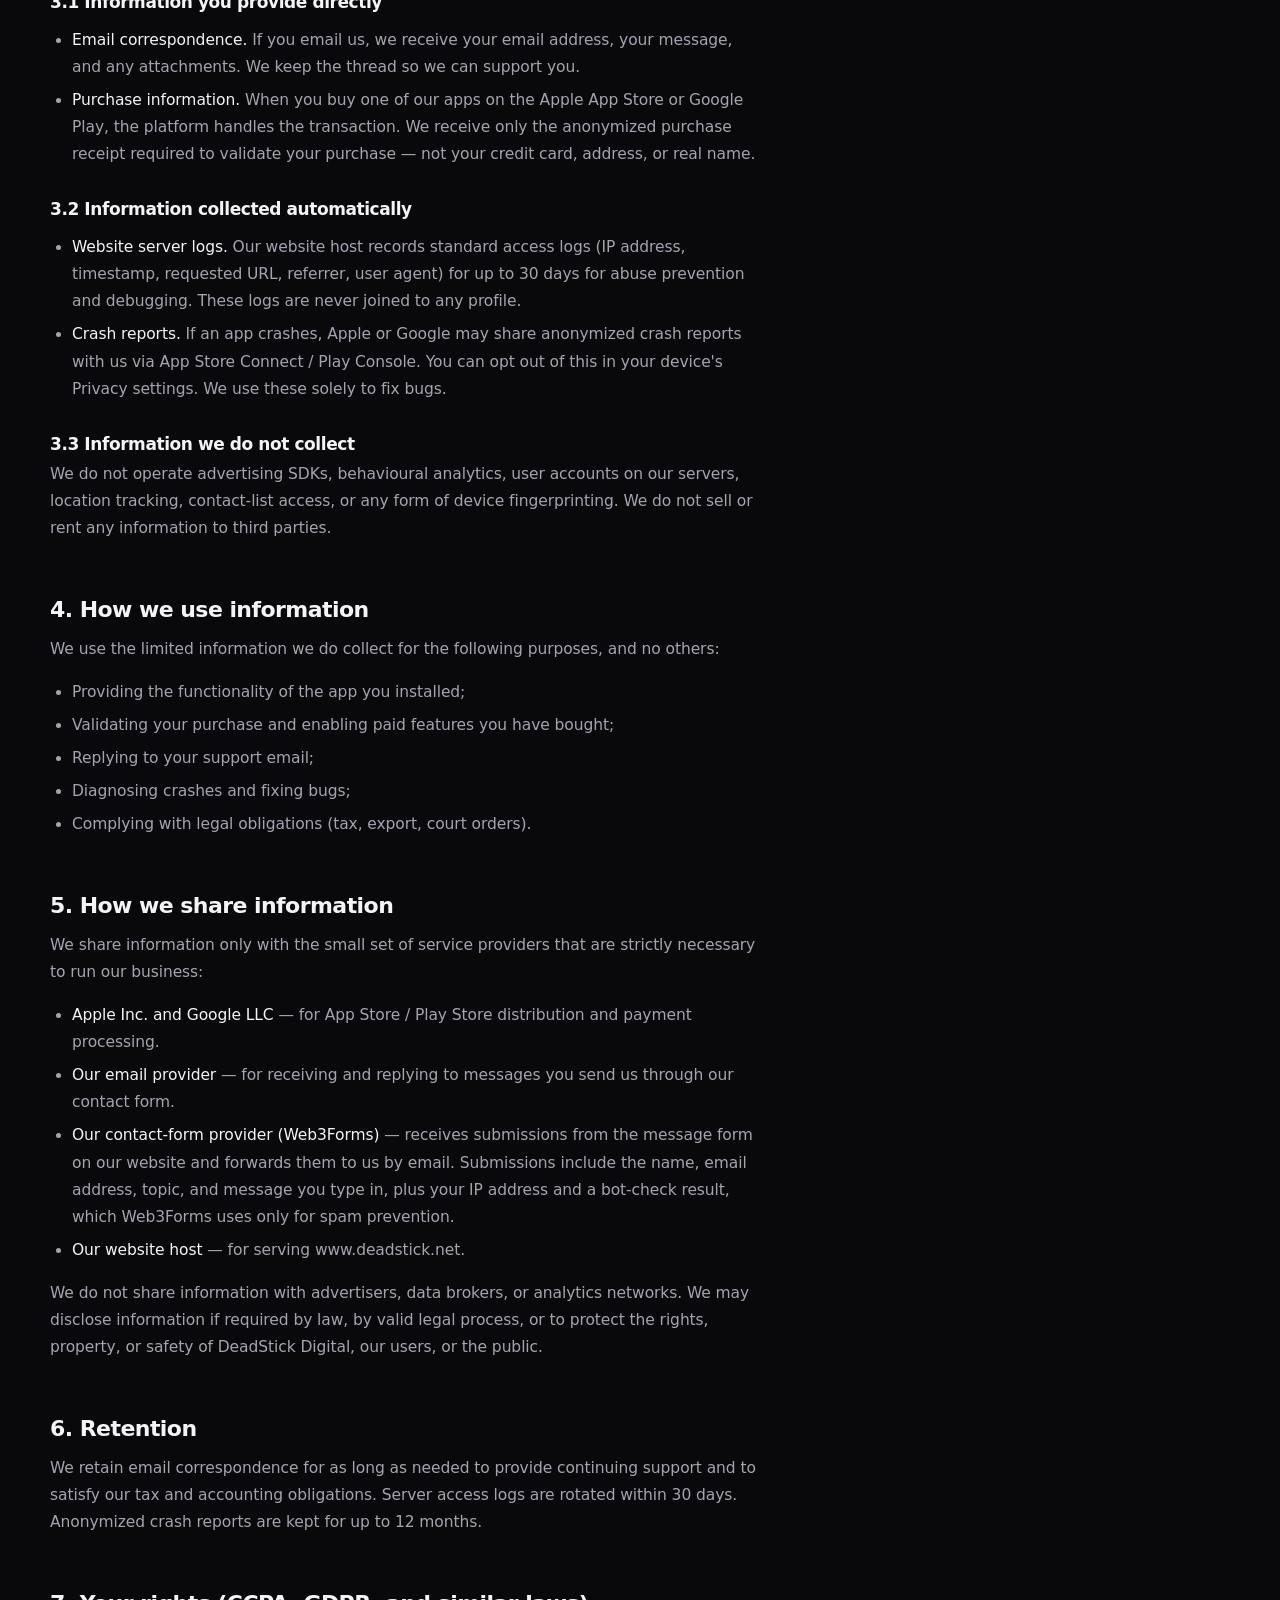
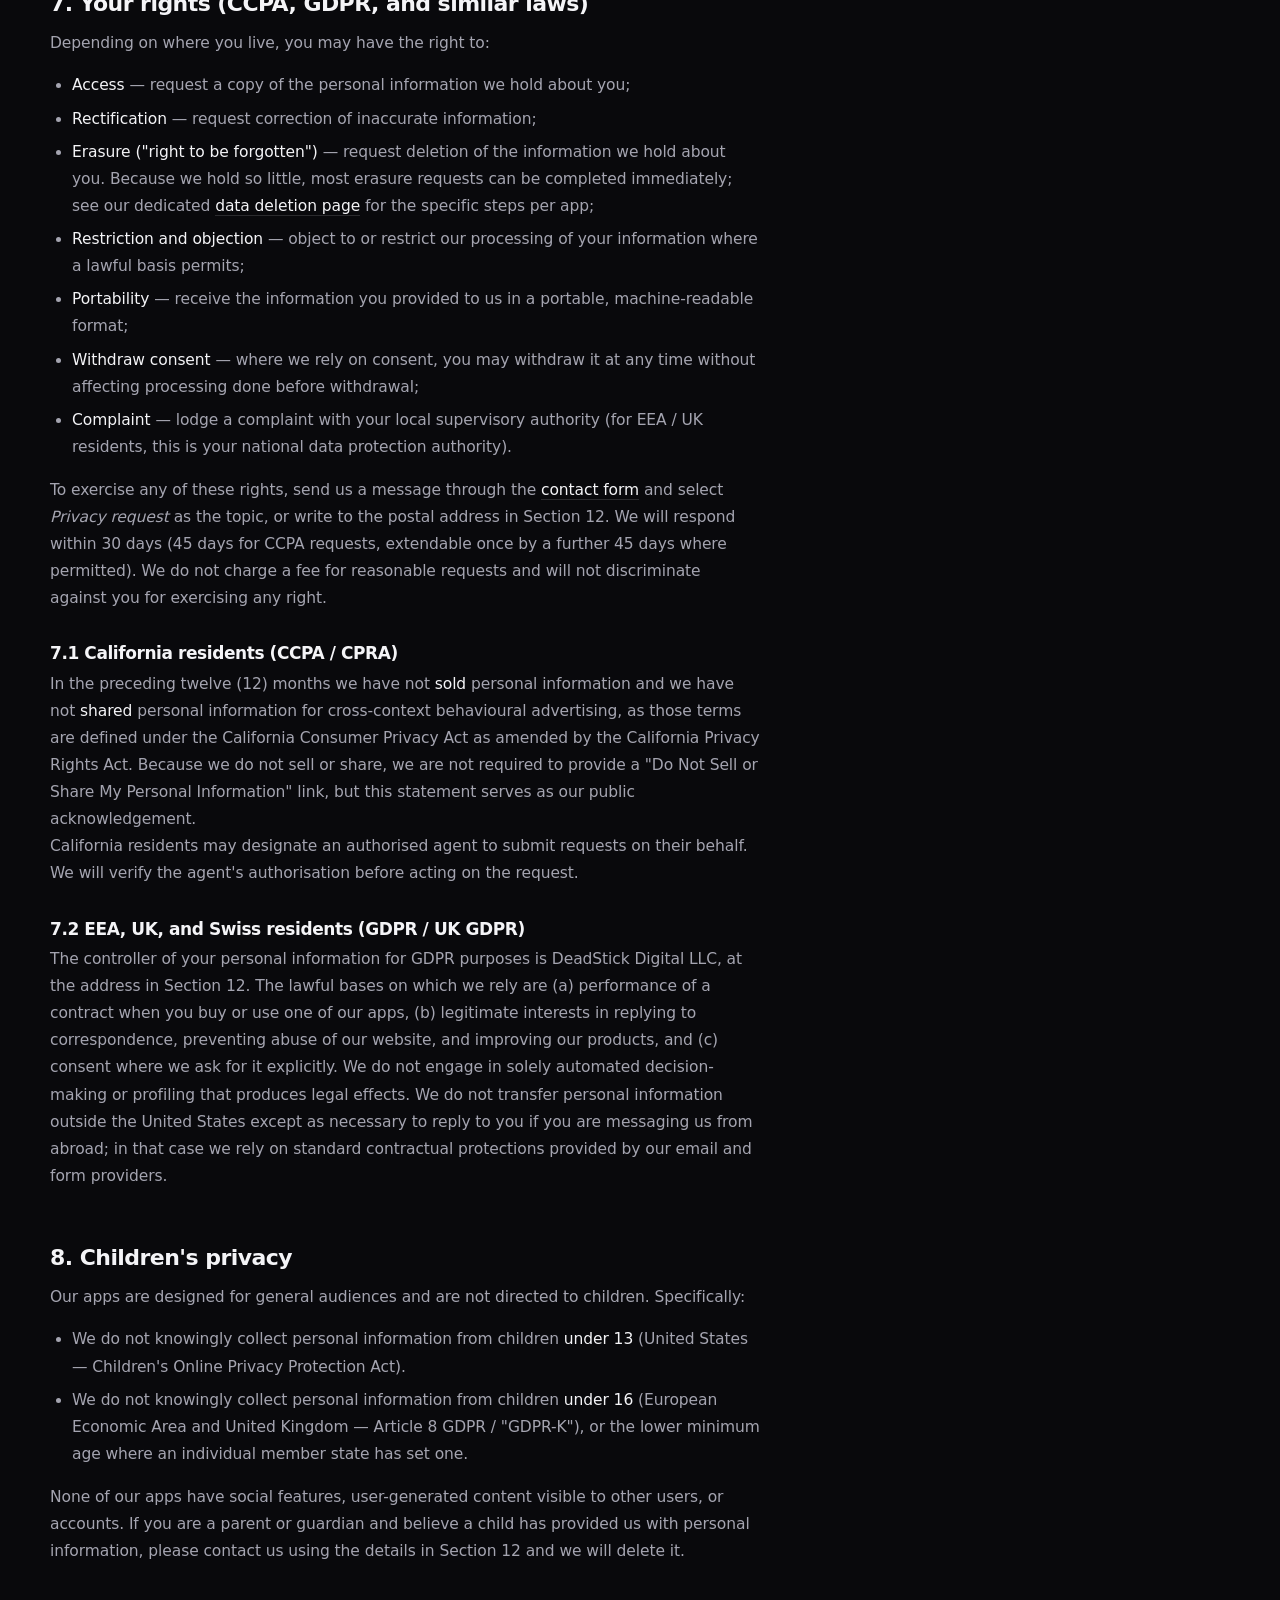
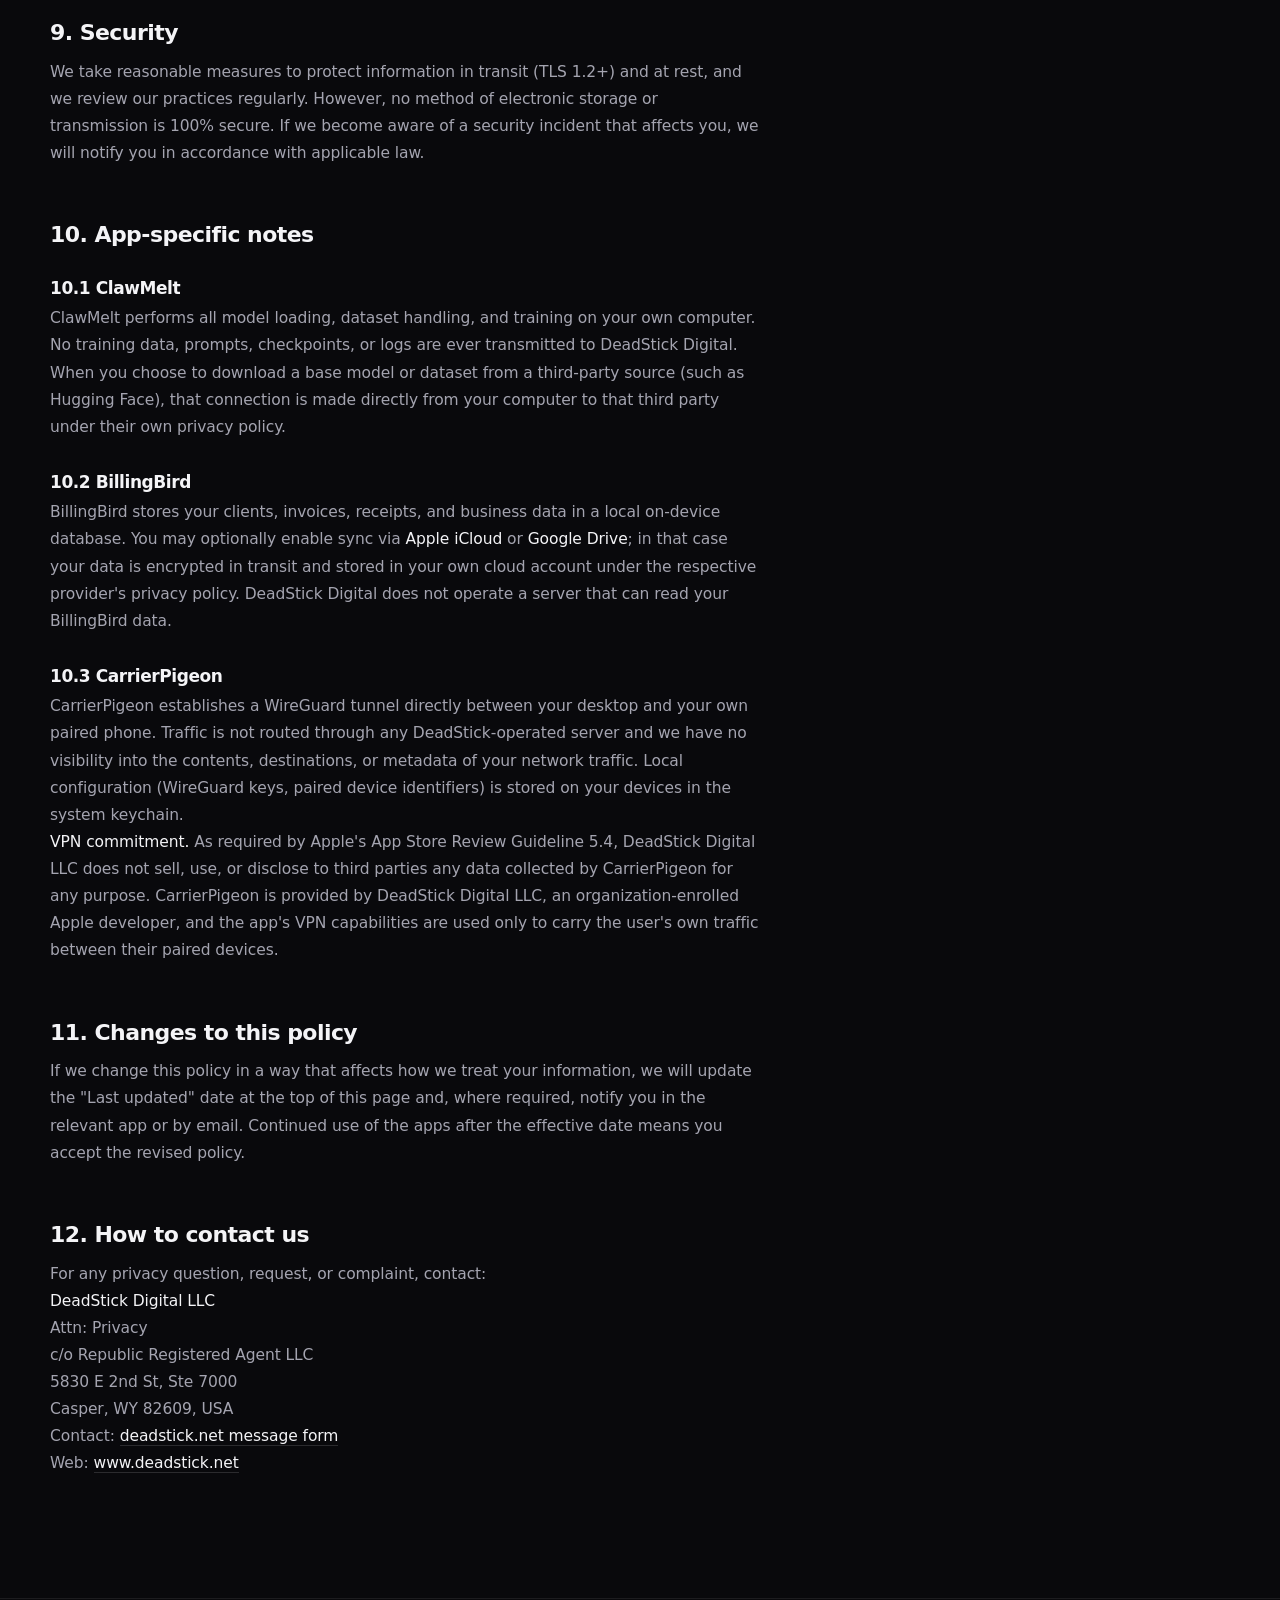
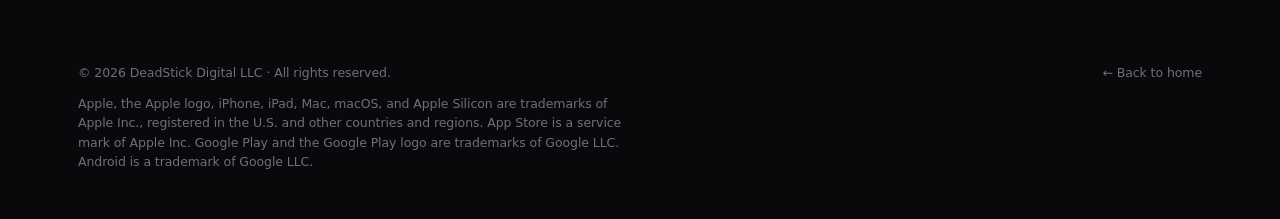
<file: privacy.html>
<!doctype html>
<html lang="en">
<head>
  <meta charset="utf-8">
  <meta name="viewport" content="width=device-width, initial-scale=1">
  <meta name="theme-color" content="#09090c">
  <meta name="description" content="Privacy policy for DeadStick Digital LLC and our apps: ClawMelt, BillingBird, and CarrierPigeon.">
  <title>Privacy Policy — DeadStick Digital LLC</title>
  <link rel="icon" type="image/png" href="assets/logo-mark-128.png">
  <link rel="stylesheet" href="styles.css">
</head>
<body>

<header class="nav">
  <div class="nav-inner">
    <a class="brand" href="index.html" aria-label="DeadStick Digital LLC — home">
      <span class="brand-lockup">
        <img class="brand-wordmark" src="assets/logo-wordmark-deadstick-silver.png" alt="DeadStick" width="172" height="22">
        <span class="brand-sub">Digital <span class="brand-suffix">LLC</span></span>
      </span>
    </a>
    <nav class="nav-links" aria-label="Primary">
      <a href="index.html#apps">Apps</a>
      <a href="index.html#company">Company</a>
      <a href="support.html">Support</a>
      <a href="privacy.html">Privacy</a>
      <a href="terms.html">Terms</a>
    </nav>
    <a class="nav-cta" href="index.html#contact">Contact</a>
  </div>
</header>

<main>
<section class="doc wrap">
  <div class="doc-head">
    <div class="eyebrow">Legal</div>
    <h1>Privacy Policy</h1>
    <p>This policy explains what information DeadStick Digital LLC collects, how we use it, and the
       rights you have over your data. It covers our website and every app we publish, including
       ClawMelt, BillingBird, and CarrierPigeon.</p>
    <p class="muted mono" style="margin-top:14px;">Effective date: April 16, 2026 · Last updated: April 18, 2026</p>
  </div>

  <div class="doc-body">

    <div class="toc" aria-label="Table of contents">
      <h4>Contents</h4>
      <ol>
        <li><a href="#summary">1. Plain-English summary</a></li>
        <li><a href="#scope">2. Who this applies to</a></li>
        <li><a href="#collected">3. What we collect</a></li>
        <li><a href="#use">4. How we use information</a></li>
        <li><a href="#share">5. How we share information</a></li>
        <li><a href="#retention">6. Retention</a></li>
        <li><a href="#rights">7. Your rights (CCPA, GDPR)</a></li>
        <li><a href="#children">8. Children's privacy</a></li>
        <li><a href="#security">9. Security</a></li>
        <li><a href="#apps">10. App-specific notes</a></li>
        <li><a href="#changes">11. Changes to this policy</a></li>
        <li><a href="#contact">12. How to contact us</a></li>
      </ol>
    </div>

    <div class="callout">
      <strong>Short version.</strong> DeadStick Digital does not sell your data, does not embed
      third-party analytics or advertising SDKs, and does not maintain user accounts on our servers.
      Wherever possible, our apps keep your content on your own device or in a cloud account you
      already control (iCloud, Google Drive).
    </div>

    <h2 id="summary">1. Plain-English summary</h2>
    <p>We are an independent software studio. Our business model is simple: you pay us for an app,
       or you don't. Either way, we don't need to know very much about you. The only information we
       handle is what's strictly necessary to (a) let the app do what you asked it to do, (b) fulfil a
       paid transaction, or (c) respond to you when you email us.</p>

    <h2 id="scope">2. Who this applies to</h2>
    <p>This policy applies to <strong>DeadStick Digital LLC</strong>, a Wyoming limited liability
       company ("DeadStick", "we", "us"), and to these properties:</p>
    <ul>
      <li>The website at <a href="https://www.deadstick.net">www.deadstick.net</a></li>
      <li><strong>ClawMelt</strong> — a one-stop desktop training platform for large language models</li>
      <li><strong>BillingBird</strong> — an iOS and Android invoicing and receipt app</li>
      <li><strong>CarrierPigeon</strong> — a paired-device networking app for macOS, Windows, iOS, and Android</li>
    </ul>
    <p>Section 10 describes any data handling that is unique to a specific app. The rest of this
       policy applies to all of them.</p>

    <h2 id="collected">3. What we collect</h2>

    <h3>3.1 Information you provide directly</h3>
    <ul>
      <li><strong>Email correspondence.</strong> If you email us, we receive your email address,
          your message, and any attachments. We keep the thread so we can support you.</li>
      <li><strong>Purchase information.</strong> When you buy one of our apps on the Apple App Store
          or Google Play, the platform handles the transaction. We receive only the anonymized
          purchase receipt required to validate your purchase — not your credit card, address, or
          real name.</li>
    </ul>

    <h3>3.2 Information collected automatically</h3>
    <ul>
      <li><strong>Website server logs.</strong> Our website host records standard access logs
          (IP address, timestamp, requested URL, referrer, user agent) for up to 30 days for
          abuse prevention and debugging. These logs are never joined to any profile.</li>
      <li><strong>Crash reports.</strong> If an app crashes, Apple or Google may share anonymized
          crash reports with us via App Store Connect / Play Console. You can opt out of this in
          your device's Privacy settings. We use these solely to fix bugs.</li>
    </ul>

    <h3>3.3 Information we do not collect</h3>
    <p>We do not operate advertising SDKs, behavioural analytics, user accounts on our servers,
       location tracking, contact-list access, or any form of device fingerprinting. We do not
       sell or rent any information to third parties.</p>

    <h2 id="use">4. How we use information</h2>
    <p>We use the limited information we do collect for the following purposes, and no others:</p>
    <ul>
      <li>Providing the functionality of the app you installed;</li>
      <li>Validating your purchase and enabling paid features you have bought;</li>
      <li>Replying to your support email;</li>
      <li>Diagnosing crashes and fixing bugs;</li>
      <li>Complying with legal obligations (tax, export, court orders).</li>
    </ul>

    <h2 id="share">5. How we share information</h2>
    <p>We share information only with the small set of service providers that are strictly necessary
       to run our business:</p>
    <ul>
      <li><strong>Apple Inc. and Google LLC</strong> — for App Store / Play Store distribution and
          payment processing.</li>
      <li><strong>Our email provider</strong> — for receiving and replying to messages you send us
          through our contact form.</li>
      <li><strong>Our contact-form provider (Web3Forms)</strong> — receives submissions from the
          message form on our website and forwards them to us by email. Submissions include the
          name, email address, topic, and message you type in, plus your IP address and a bot-check
          result, which Web3Forms uses only for spam prevention.</li>
      <li><strong>Our website host</strong> — for serving www.deadstick.net.</li>
    </ul>
    <p>We do not share information with advertisers, data brokers, or analytics networks. We may
       disclose information if required by law, by valid legal process, or to protect the rights,
       property, or safety of DeadStick Digital, our users, or the public.</p>

    <h2 id="retention">6. Retention</h2>
    <p>We retain email correspondence for as long as needed to provide continuing support and to
       satisfy our tax and accounting obligations. Server access logs are rotated within 30 days.
       Anonymized crash reports are kept for up to 12 months.</p>

    <h2 id="rights">7. Your rights (CCPA, GDPR, and similar laws)</h2>
    <p>Depending on where you live, you may have the right to:</p>
    <ul>
      <li><strong>Access</strong> — request a copy of the personal information we hold about you;</li>
      <li><strong>Rectification</strong> — request correction of inaccurate information;</li>
      <li><strong>Erasure ("right to be forgotten")</strong> — request deletion of the information
          we hold about you. Because we hold so little, most erasure requests can be completed
          immediately; see our dedicated <a href="deletion.html">data deletion page</a> for the
          specific steps per app;</li>
      <li><strong>Restriction and objection</strong> — object to or restrict our processing of your
          information where a lawful basis permits;</li>
      <li><strong>Portability</strong> — receive the information you provided to us in a portable,
          machine-readable format;</li>
      <li><strong>Withdraw consent</strong> — where we rely on consent, you may withdraw it at any
          time without affecting processing done before withdrawal;</li>
      <li><strong>Complaint</strong> — lodge a complaint with your local supervisory authority
          (for EEA / UK residents, this is your national data protection authority).</li>
    </ul>
    <p>To exercise any of these rights, send us a message through the
       <a href="index.html#contact">contact form</a> and select <em>Privacy request</em> as the topic,
       or write to the postal address in Section 12. We will respond within 30 days (45 days for CCPA
       requests, extendable once by a further 45 days where permitted). We do not charge a fee for
       reasonable requests and will not discriminate against you for exercising any right.</p>

    <h3>7.1 California residents (CCPA / CPRA)</h3>
    <p>In the preceding twelve (12) months we have not <strong>sold</strong> personal information and
       we have not <strong>shared</strong> personal information for cross-context behavioural
       advertising, as those terms are defined under the California Consumer Privacy Act as amended
       by the California Privacy Rights Act. Because we do not sell or share, we are not required to
       provide a "Do Not Sell or Share My Personal Information" link, but this statement serves as our
       public acknowledgement.</p>
    <p>California residents may designate an authorised agent to submit requests on their behalf. We
       will verify the agent's authorisation before acting on the request.</p>

    <h3>7.2 EEA, UK, and Swiss residents (GDPR / UK GDPR)</h3>
    <p>The controller of your personal information for GDPR purposes is DeadStick Digital LLC, at
       the address in Section 12. The lawful bases on which we rely are (a) performance of a contract
       when you buy or use one of our apps, (b) legitimate interests in replying to correspondence,
       preventing abuse of our website, and improving our products, and (c) consent where we ask for
       it explicitly. We do not engage in solely automated decision-making or profiling that produces
       legal effects. We do not transfer personal information outside the United States except as
       necessary to reply to you if you are messaging us from abroad; in that case we rely on standard
       contractual protections provided by our email and form providers.</p>

    <h2 id="children">8. Children's privacy</h2>
    <p>Our apps are designed for general audiences and are not directed to children. Specifically:</p>
    <ul>
      <li>We do not knowingly collect personal information from children <strong>under 13</strong>
          (United States — Children's Online Privacy Protection Act).</li>
      <li>We do not knowingly collect personal information from children <strong>under 16</strong>
          (European Economic Area and United Kingdom — Article 8 GDPR / "GDPR-K"), or the lower
          minimum age where an individual member state has set one.</li>
    </ul>
    <p>None of our apps have social features, user-generated content visible to other users, or
       accounts. If you are a parent or guardian and believe a child has provided us with personal
       information, please contact us using the details in Section 12 and we will delete it.</p>

    <h2 id="security">9. Security</h2>
    <p>We take reasonable measures to protect information in transit (TLS 1.2+) and at rest, and we
       review our practices regularly. However, no method of electronic storage or transmission is
       100% secure. If we become aware of a security incident that affects you, we will notify you
       in accordance with applicable law.</p>

    <h2 id="apps">10. App-specific notes</h2>

    <h3>10.1 ClawMelt</h3>
    <p>ClawMelt performs all model loading, dataset handling, and training on your own computer.
       No training data, prompts, checkpoints, or logs are ever transmitted to DeadStick Digital.
       When you choose to download a base model or dataset from a third-party source (such as
       Hugging Face), that connection is made directly from your computer to that third party under
       their own privacy policy.</p>

    <h3>10.2 BillingBird</h3>
    <p>BillingBird stores your clients, invoices, receipts, and business data in a local on-device
       database. You may optionally enable sync via <strong>Apple iCloud</strong> or
       <strong>Google Drive</strong>; in that case your data is encrypted in transit and stored in
       your own cloud account under the respective provider's privacy policy. DeadStick Digital does
       not operate a server that can read your BillingBird data.</p>

    <h3>10.3 CarrierPigeon</h3>
    <p>CarrierPigeon establishes a WireGuard tunnel directly between your desktop and your own
       paired phone. Traffic is not routed through any DeadStick-operated server and we have no
       visibility into the contents, destinations, or metadata of your network traffic. Local
       configuration (WireGuard keys, paired device identifiers) is stored on your devices in the
       system keychain.</p>
    <p><strong>VPN commitment.</strong> As required by Apple's App Store Review Guideline 5.4,
       DeadStick Digital LLC does not sell, use, or disclose to third parties any data collected by
       CarrierPigeon for any purpose. CarrierPigeon is provided by DeadStick Digital LLC, an
       organization-enrolled Apple developer, and the app's VPN capabilities are used only to carry
       the user's own traffic between their paired devices.</p>

    <h2 id="changes">11. Changes to this policy</h2>
    <p>If we change this policy in a way that affects how we treat your information, we will update
       the "Last updated" date at the top of this page and, where required, notify you in the
       relevant app or by email. Continued use of the apps after the effective date means you accept
       the revised policy.</p>

    <h2 id="contact">12. How to contact us</h2>
    <p>For any privacy question, request, or complaint, contact:</p>
    <p>
      <strong>DeadStick Digital LLC</strong><br>
      Attn: Privacy<br>
      c/o Republic Registered Agent LLC<br>5830 E 2nd St, Ste 7000<br>
      Casper, WY 82609, USA<br>
      Contact: <a href="index.html#contact">deadstick.net message form</a><br>
      Web: <a href="https://www.deadstick.net">www.deadstick.net</a>
    </p>

  </div>
</section>
</main>

<footer>
  <div class="wrap">
    <div class="footer-bottom" style="border:0; padding:0;">
      <div>© 2026 DeadStick Digital LLC · All rights reserved.</div>
      <div><a href="index.html">← Back to home</a></div>
    </div>
    <div class="footer-bottom" style="border:0; padding-top:12px;">
      <div class="legal-note">
        Apple, the Apple logo, iPhone, iPad, Mac, macOS, and Apple Silicon are trademarks of
        Apple Inc., registered in the U.S. and other countries and regions. App Store is a
        service mark of Apple Inc. Google Play and the Google Play logo are trademarks of
        Google LLC. Android is a trademark of Google LLC.
      </div>
    </div>
  </div>
</footer>

</body>
</html>
</file>
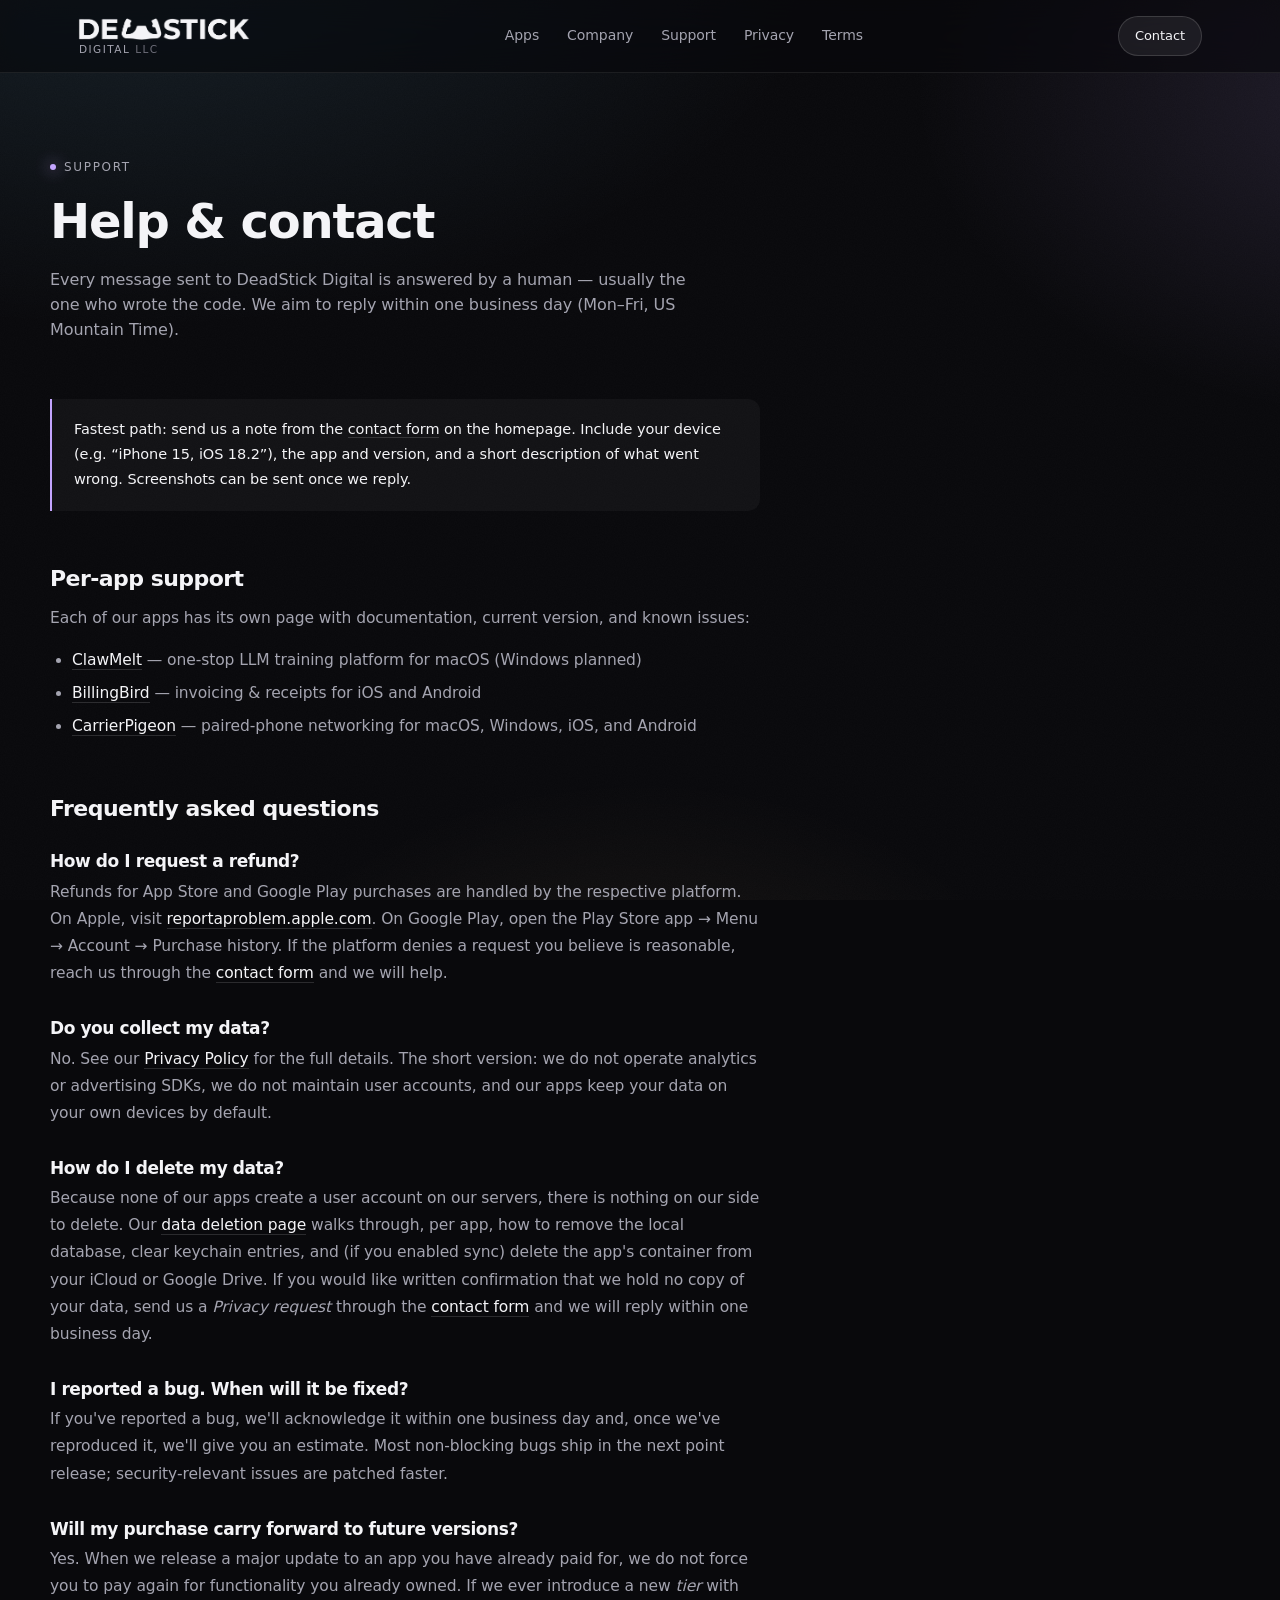
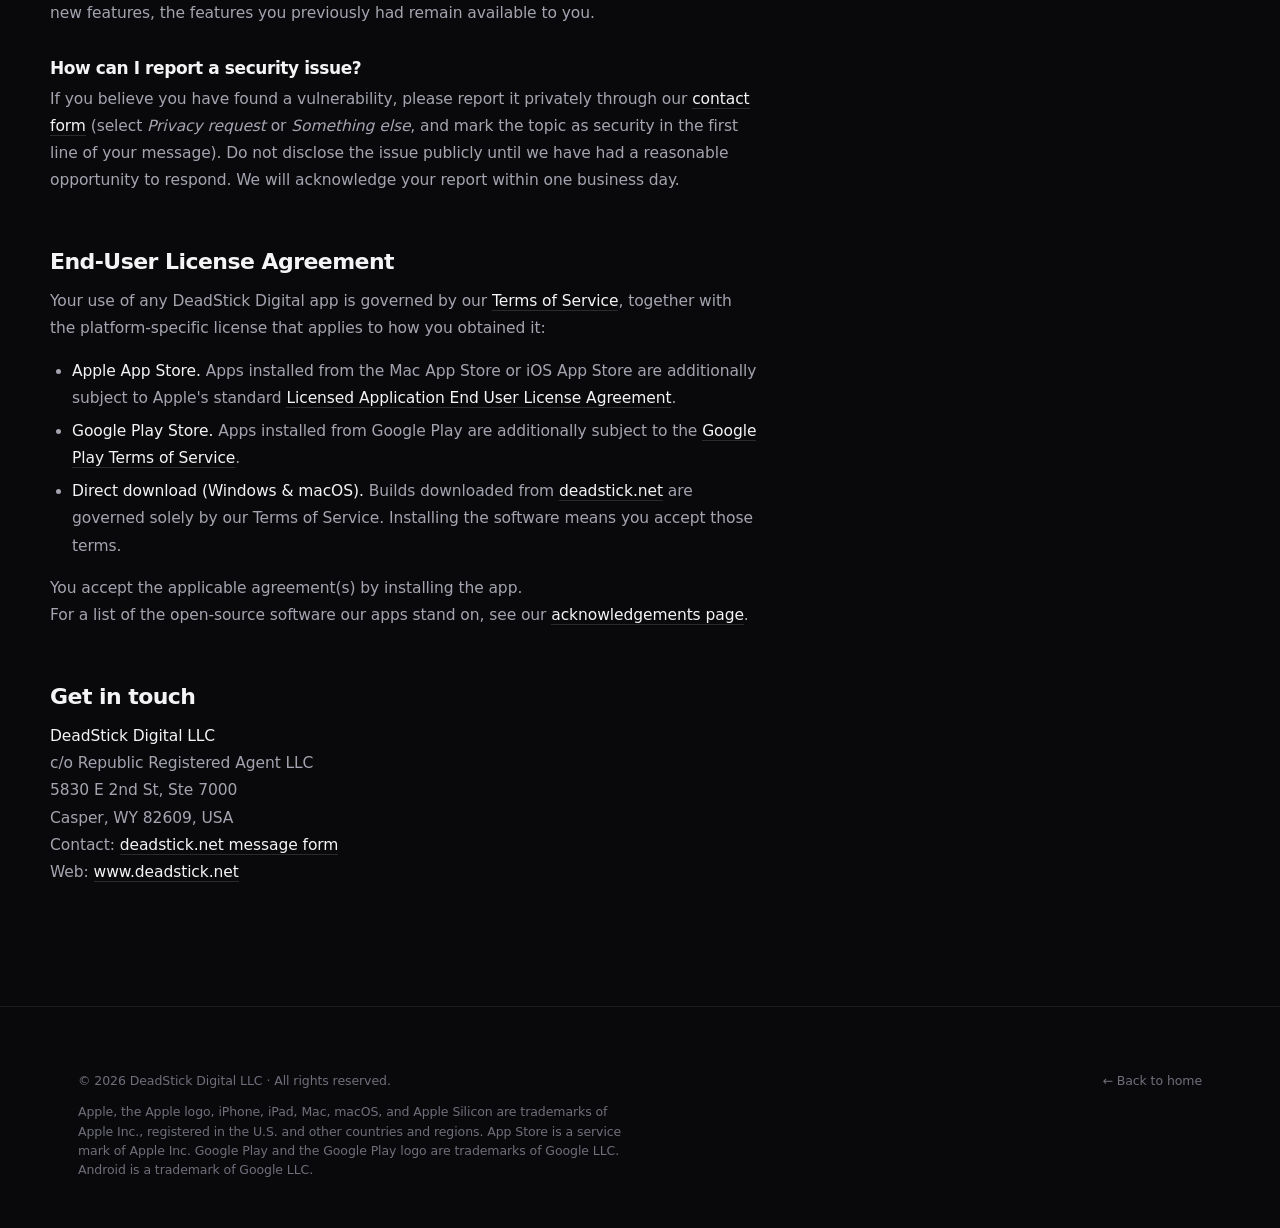
<file: support.html>
<!doctype html>
<html lang="en">
<head>
  <meta charset="utf-8">
  <meta name="viewport" content="width=device-width, initial-scale=1">
  <meta name="theme-color" content="#09090c">
  <meta name="description" content="Support and contact information for DeadStick Digital LLC apps: ClawMelt, BillingBird, and CarrierPigeon.">
  <title>Support — DeadStick Digital LLC</title>
  <link rel="icon" type="image/png" href="assets/logo-mark-128.png">
  <link rel="stylesheet" href="styles.css">
</head>
<body>

<header class="nav">
  <div class="nav-inner">
    <a class="brand" href="index.html" aria-label="DeadStick Digital LLC — home">
      <span class="brand-lockup">
        <img class="brand-wordmark" src="assets/logo-wordmark-deadstick-silver.png" alt="DeadStick" width="172" height="22">
        <span class="brand-sub">Digital <span class="brand-suffix">LLC</span></span>
      </span>
    </a>
    <nav class="nav-links" aria-label="Primary">
      <a href="index.html#apps">Apps</a>
      <a href="index.html#company">Company</a>
      <a href="support.html">Support</a>
      <a href="privacy.html">Privacy</a>
      <a href="terms.html">Terms</a>
    </nav>
    <a class="nav-cta" href="index.html#contact">Contact</a>
  </div>
</header>

<main>
<section class="doc wrap">
  <div class="doc-head">
    <div class="eyebrow">Support</div>
    <h1>Help &amp; contact</h1>
    <p>Every message sent to DeadStick Digital is answered by a human — usually the one who wrote
       the code. We aim to reply within one business day (Mon–Fri, US Mountain Time).</p>
  </div>

  <div class="doc-body">

    <div class="callout">
      <strong>Fastest path:</strong> send us a note from the
      <a href="index.html#contact">contact form</a> on the homepage. Include your device (e.g. “iPhone
      15, iOS 18.2”), the app and version, and a short description of what went wrong. Screenshots
      can be sent once we reply.
    </div>

    <h2 id="apps">Per-app support</h2>
    <p>Each of our apps has its own page with documentation, current version, and known issues:</p>
    <ul>
      <li><a href="apps/clawmelt.html">ClawMelt</a> — one-stop LLM training platform for macOS (Windows planned)</li>
      <li><a href="apps/billingbird.html">BillingBird</a> — invoicing &amp; receipts for iOS and Android</li>
      <li><a href="apps/carrierpigeon.html">CarrierPigeon</a> — paired-phone networking for macOS, Windows, iOS, and Android</li>
    </ul>

    <h2 id="faq">Frequently asked questions</h2>

    <h3>How do I request a refund?</h3>
    <p>Refunds for App Store and Google Play purchases are handled by the respective platform. On
       Apple, visit <a href="https://reportaproblem.apple.com">reportaproblem.apple.com</a>. On
       Google Play, open the Play Store app → Menu → Account → Purchase history. If the platform
       denies a request you believe is reasonable, reach us through the
       <a href="index.html#contact">contact form</a> and we will help.</p>

    <h3>Do you collect my data?</h3>
    <p>No. See our <a href="privacy.html">Privacy Policy</a> for the full details. The short version:
       we do not operate analytics or advertising SDKs, we do not maintain user accounts, and our
       apps keep your data on your own devices by default.</p>

    <h3>How do I delete my data?</h3>
    <p>Because none of our apps create a user account on our servers, there is nothing on our side to
       delete. Our <a href="deletion.html">data deletion page</a> walks through, per app, how to
       remove the local database, clear keychain entries, and (if you enabled sync) delete the
       app's container from your iCloud or Google Drive. If you would like written confirmation
       that we hold no copy of your data, send us a <em>Privacy request</em> through the
       <a href="index.html#contact">contact form</a> and we will reply within one business day.</p>

    <h3>I reported a bug. When will it be fixed?</h3>
    <p>If you've reported a bug, we'll acknowledge it within one business day and, once we've
       reproduced it, we'll give you an estimate. Most non-blocking bugs ship in the next point
       release; security-relevant issues are patched faster.</p>

    <h3>Will my purchase carry forward to future versions?</h3>
    <p>Yes. When we release a major update to an app you have already paid for, we do not force you
       to pay again for functionality you already owned. If we ever introduce a new <em>tier</em>
       with new features, the features you previously had remain available to you.</p>

    <h3>How can I report a security issue?</h3>
    <p>If you believe you have found a vulnerability, please report it privately through our
       <a href="index.html#contact">contact form</a> (select <em>Privacy request</em> or
       <em>Something else</em>, and mark the topic as security in the first line of your message).
       Do not disclose the issue publicly until we have had a reasonable opportunity to respond.
       We will acknowledge your report within one business day.</p>

    <h2 id="eula">End-User License Agreement</h2>
    <p>Your use of any DeadStick Digital app is governed by our
       <a href="terms.html">Terms of Service</a>, together with the platform-specific license that
       applies to how you obtained it:</p>
    <ul>
      <li><strong>Apple App Store.</strong> Apps installed from the Mac App Store or iOS App Store
          are additionally subject to Apple's standard
          <a href="https://www.apple.com/legal/internet-services/itunes/dev/stdeula/">Licensed Application End User License Agreement</a>.</li>
      <li><strong>Google Play Store.</strong> Apps installed from Google Play are additionally
          subject to the
          <a href="https://play.google.com/intl/en-us_us/about/play-terms/">Google Play Terms of Service</a>.</li>
      <li><strong>Direct download (Windows &amp; macOS).</strong> Builds downloaded from
          <a href="https://www.deadstick.net">deadstick.net</a> are governed solely by our Terms of
          Service. Installing the software means you accept those terms.</li>
    </ul>
    <p>You accept the applicable agreement(s) by installing the app.</p>
    <p>For a list of the open-source software our apps stand on, see our
       <a href="acknowledgements.html">acknowledgements page</a>.</p>

    <h2 id="contact">Get in touch</h2>
    <p>
      <strong>DeadStick Digital LLC</strong><br>
      c/o Republic Registered Agent LLC<br>5830 E 2nd St, Ste 7000<br>
      Casper, WY 82609, USA<br>
      Contact: <a href="index.html#contact">deadstick.net message form</a><br>
      Web: <a href="https://www.deadstick.net">www.deadstick.net</a>
    </p>

  </div>
</section>
</main>

<footer>
  <div class="wrap">
    <div class="footer-bottom" style="border:0; padding:0;">
      <div>© 2026 DeadStick Digital LLC · All rights reserved.</div>
      <div><a href="index.html">← Back to home</a></div>
    </div>
    <div class="footer-bottom" style="border:0; padding-top:12px;">
      <div class="legal-note">
        Apple, the Apple logo, iPhone, iPad, Mac, macOS, and Apple Silicon are trademarks of
        Apple Inc., registered in the U.S. and other countries and regions. App Store is a
        service mark of Apple Inc. Google Play and the Google Play logo are trademarks of
        Google LLC. Android is a trademark of Google LLC.
      </div>
    </div>
  </div>
</footer>

</body>
</html>
</file>
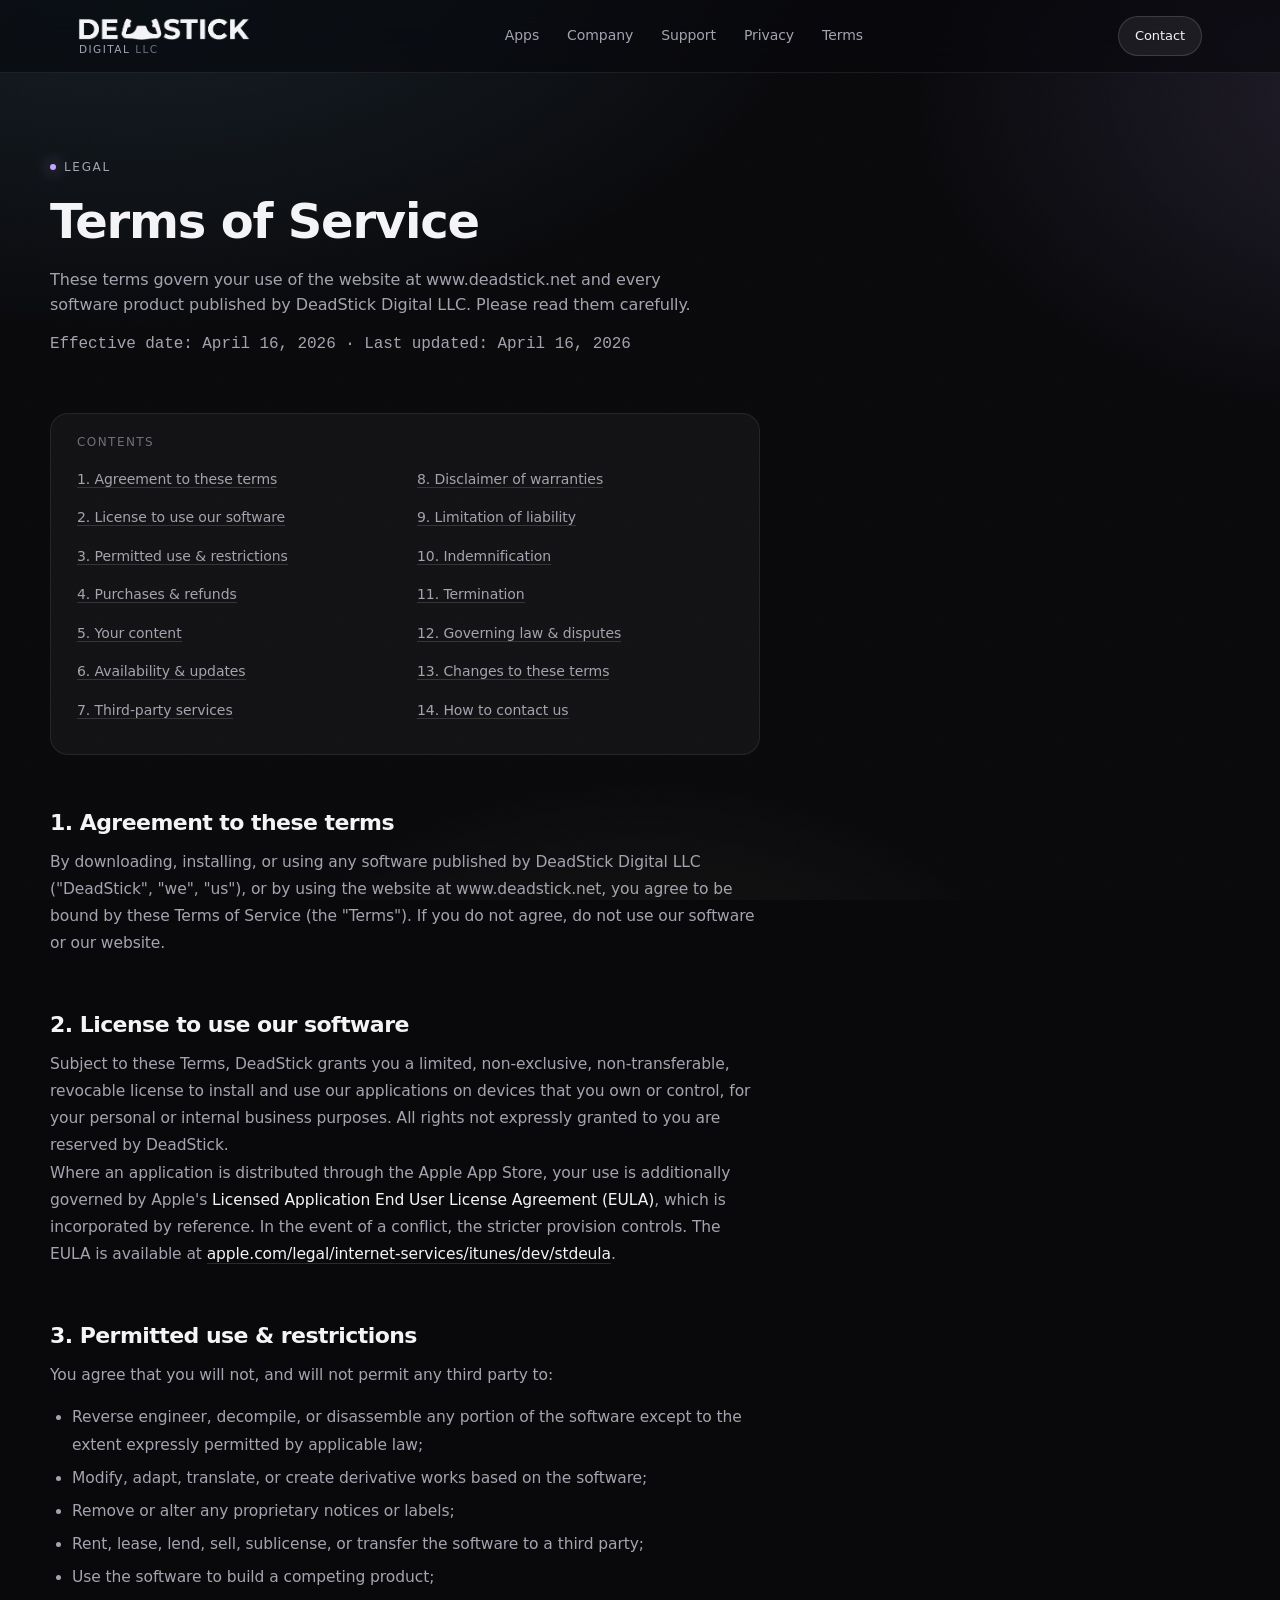
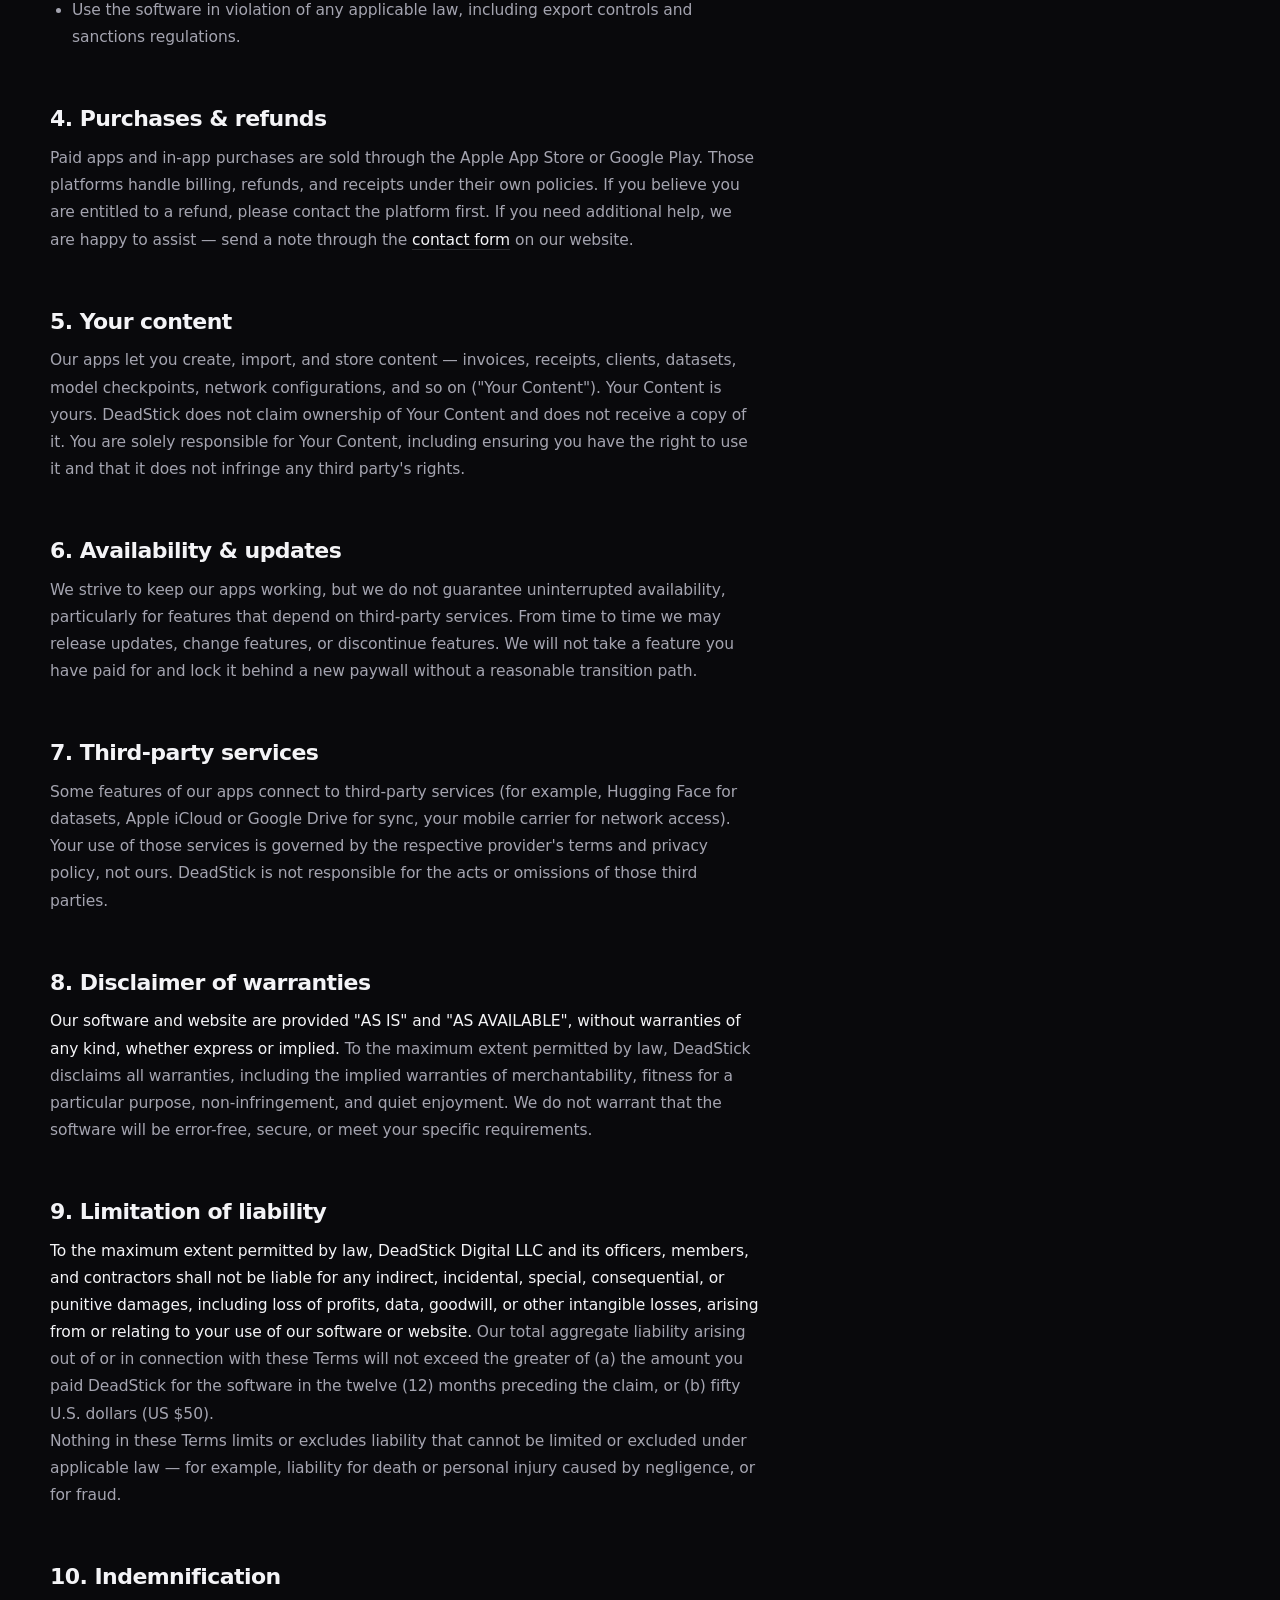
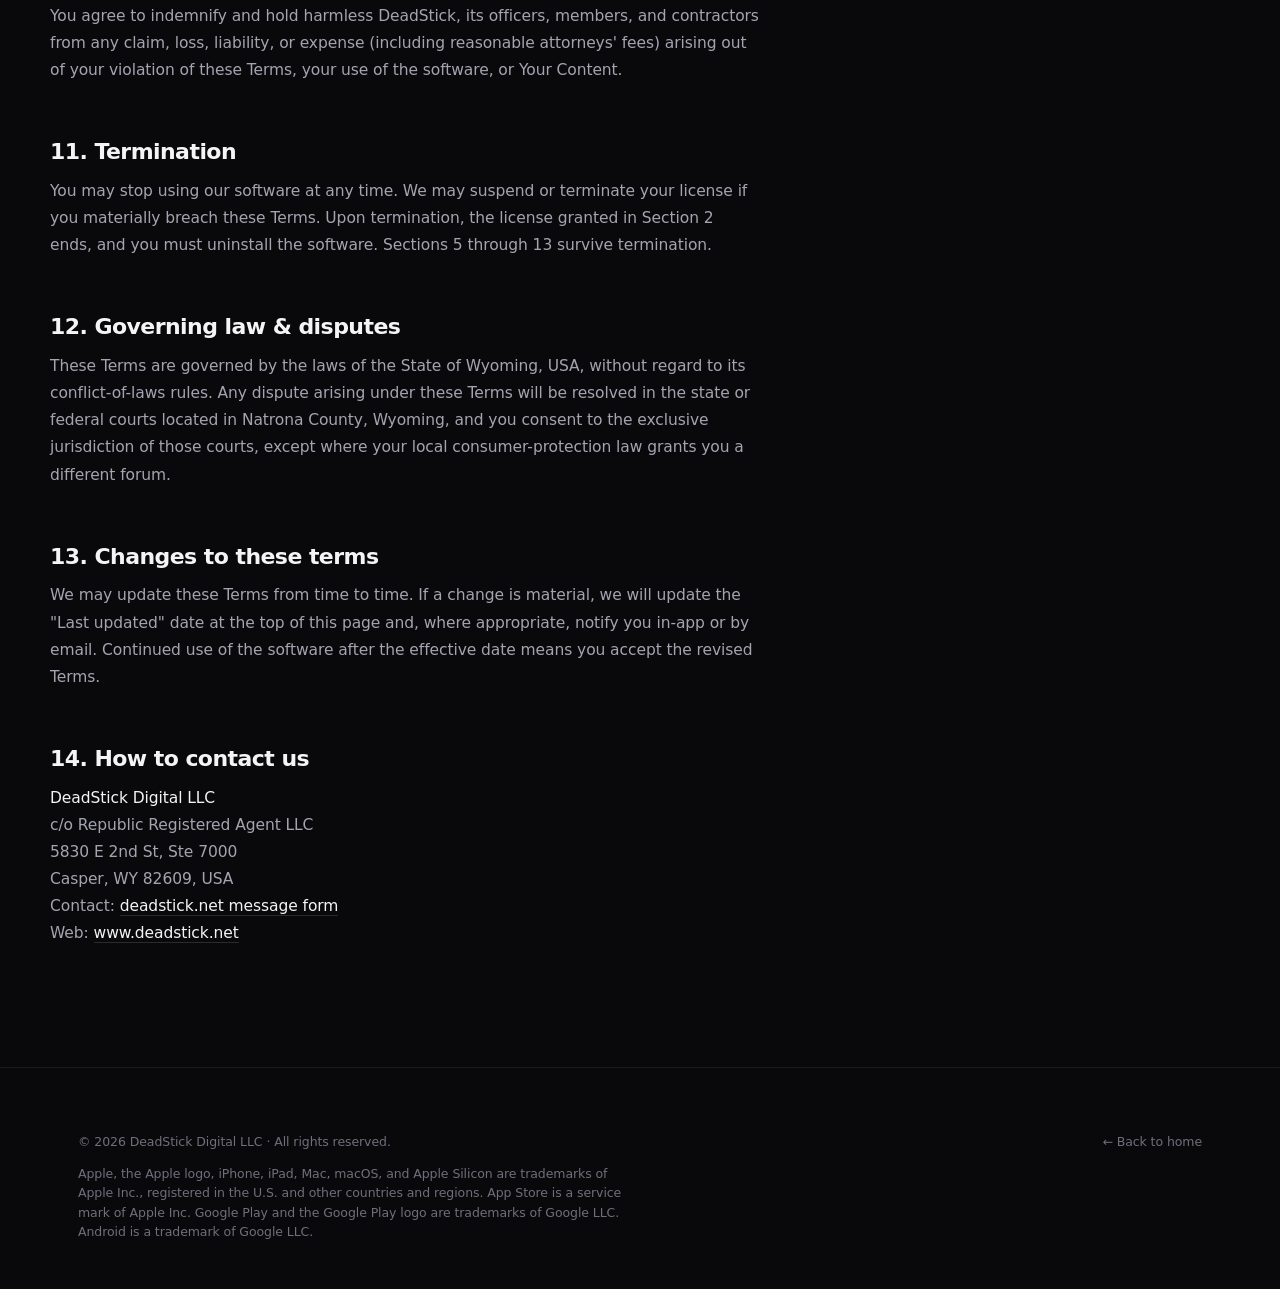
<file: terms.html>
<!doctype html>
<html lang="en">
<head>
  <meta charset="utf-8">
  <meta name="viewport" content="width=device-width, initial-scale=1">
  <meta name="theme-color" content="#09090c">
  <meta name="description" content="Terms of service for DeadStick Digital LLC.">
  <title>Terms of Service — DeadStick Digital LLC</title>
  <link rel="icon" type="image/png" href="assets/logo-mark-128.png">
  <link rel="stylesheet" href="styles.css">
</head>
<body>

<header class="nav">
  <div class="nav-inner">
    <a class="brand" href="index.html" aria-label="DeadStick Digital LLC — home">
      <span class="brand-lockup">
        <img class="brand-wordmark" src="assets/logo-wordmark-deadstick-silver.png" alt="DeadStick" width="172" height="22">
        <span class="brand-sub">Digital <span class="brand-suffix">LLC</span></span>
      </span>
    </a>
    <nav class="nav-links" aria-label="Primary">
      <a href="index.html#apps">Apps</a>
      <a href="index.html#company">Company</a>
      <a href="support.html">Support</a>
      <a href="privacy.html">Privacy</a>
      <a href="terms.html">Terms</a>
    </nav>
    <a class="nav-cta" href="index.html#contact">Contact</a>
  </div>
</header>

<main>
<section class="doc wrap">
  <div class="doc-head">
    <div class="eyebrow">Legal</div>
    <h1>Terms of Service</h1>
    <p>These terms govern your use of the website at www.deadstick.net and every software product
       published by DeadStick Digital LLC. Please read them carefully.</p>
    <p class="muted mono" style="margin-top:14px;">Effective date: April 16, 2026 · Last updated: April 16, 2026</p>
  </div>

  <div class="doc-body">

    <div class="toc" aria-label="Table of contents">
      <h4>Contents</h4>
      <ol>
        <li><a href="#accept">1. Agreement to these terms</a></li>
        <li><a href="#license">2. License to use our software</a></li>
        <li><a href="#restrict">3. Permitted use &amp; restrictions</a></li>
        <li><a href="#accounts">4. Purchases &amp; refunds</a></li>
        <li><a href="#content">5. Your content</a></li>
        <li><a href="#availability">6. Availability &amp; updates</a></li>
        <li><a href="#third">7. Third-party services</a></li>
        <li><a href="#warranty">8. Disclaimer of warranties</a></li>
        <li><a href="#liability">9. Limitation of liability</a></li>
        <li><a href="#indemnify">10. Indemnification</a></li>
        <li><a href="#termination">11. Termination</a></li>
        <li><a href="#governing">12. Governing law &amp; disputes</a></li>
        <li><a href="#changes">13. Changes to these terms</a></li>
        <li><a href="#contact">14. How to contact us</a></li>
      </ol>
    </div>

    <h2 id="accept">1. Agreement to these terms</h2>
    <p>By downloading, installing, or using any software published by DeadStick Digital LLC ("DeadStick",
       "we", "us"), or by using the website at www.deadstick.net, you agree to be bound by these
       Terms of Service (the "Terms"). If you do not agree, do not use our software or our website.</p>

    <h2 id="license">2. License to use our software</h2>
    <p>Subject to these Terms, DeadStick grants you a limited, non-exclusive, non-transferable,
       revocable license to install and use our applications on devices that you own or control, for
       your personal or internal business purposes. All rights not expressly granted to you are
       reserved by DeadStick.</p>
    <p>Where an application is distributed through the Apple App Store, your use is additionally
       governed by Apple's <strong>Licensed Application End User License Agreement (EULA)</strong>,
       which is incorporated by reference. In the event of a conflict, the stricter provision
       controls. The EULA is available at
       <a href="https://www.apple.com/legal/internet-services/itunes/dev/stdeula/">apple.com/legal/internet-services/itunes/dev/stdeula</a>.</p>

    <h2 id="restrict">3. Permitted use &amp; restrictions</h2>
    <p>You agree that you will not, and will not permit any third party to:</p>
    <ul>
      <li>Reverse engineer, decompile, or disassemble any portion of the software except to the
          extent expressly permitted by applicable law;</li>
      <li>Modify, adapt, translate, or create derivative works based on the software;</li>
      <li>Remove or alter any proprietary notices or labels;</li>
      <li>Rent, lease, lend, sell, sublicense, or transfer the software to a third party;</li>
      <li>Use the software to build a competing product;</li>
      <li>Use the software in violation of any applicable law, including export controls and
          sanctions regulations.</li>
    </ul>

    <h2 id="accounts">4. Purchases &amp; refunds</h2>
    <p>Paid apps and in-app purchases are sold through the Apple App Store or Google Play. Those
       platforms handle billing, refunds, and receipts under their own policies. If you believe you
       are entitled to a refund, please contact the platform first. If you need additional help,
       we are happy to assist — send a note through the
       <a href="index.html#contact">contact form</a> on our website.</p>

    <h2 id="content">5. Your content</h2>
    <p>Our apps let you create, import, and store content — invoices, receipts, clients, datasets,
       model checkpoints, network configurations, and so on ("Your Content"). Your Content is
       yours. DeadStick does not claim ownership of Your Content and does not receive a copy of it.
       You are solely responsible for Your Content, including ensuring you have the right to use
       it and that it does not infringe any third party's rights.</p>

    <h2 id="availability">6. Availability &amp; updates</h2>
    <p>We strive to keep our apps working, but we do not guarantee uninterrupted availability,
       particularly for features that depend on third-party services. From time to time we may
       release updates, change features, or discontinue features. We will not take a feature you
       have paid for and lock it behind a new paywall without a reasonable transition path.</p>

    <h2 id="third">7. Third-party services</h2>
    <p>Some features of our apps connect to third-party services (for example, Hugging Face for
       datasets, Apple iCloud or Google Drive for sync, your mobile carrier for network access).
       Your use of those services is governed by the respective provider's terms and privacy
       policy, not ours. DeadStick is not responsible for the acts or omissions of those third
       parties.</p>

    <h2 id="warranty">8. Disclaimer of warranties</h2>
    <p><strong>Our software and website are provided "AS IS" and "AS AVAILABLE", without warranties
       of any kind, whether express or implied.</strong> To the maximum extent permitted by law,
       DeadStick disclaims all warranties, including the implied warranties of merchantability,
       fitness for a particular purpose, non-infringement, and quiet enjoyment. We do not warrant
       that the software will be error-free, secure, or meet your specific requirements.</p>

    <h2 id="liability">9. Limitation of liability</h2>
    <p><strong>To the maximum extent permitted by law, DeadStick Digital LLC and its officers,
       members, and contractors shall not be liable for any indirect, incidental, special,
       consequential, or punitive damages, including loss of profits, data, goodwill, or other
       intangible losses, arising from or relating to your use of our software or website.</strong>
       Our total aggregate liability arising out of or in connection with these Terms will not
       exceed the greater of (a) the amount you paid DeadStick for the software in the twelve (12)
       months preceding the claim, or (b) fifty U.S. dollars (US $50).</p>
    <p>Nothing in these Terms limits or excludes liability that cannot be limited or excluded under
       applicable law — for example, liability for death or personal injury caused by negligence,
       or for fraud.</p>

    <h2 id="indemnify">10. Indemnification</h2>
    <p>You agree to indemnify and hold harmless DeadStick, its officers, members, and contractors
       from any claim, loss, liability, or expense (including reasonable attorneys' fees) arising
       out of your violation of these Terms, your use of the software, or Your Content.</p>

    <h2 id="termination">11. Termination</h2>
    <p>You may stop using our software at any time. We may suspend or terminate your license if
       you materially breach these Terms. Upon termination, the license granted in Section 2 ends,
       and you must uninstall the software. Sections 5 through 13 survive termination.</p>

    <h2 id="governing">12. Governing law &amp; disputes</h2>
    <p>These Terms are governed by the laws of the State of Wyoming, USA, without regard to its
       conflict-of-laws rules. Any dispute arising under these Terms will be resolved in the state
       or federal courts located in Natrona County, Wyoming, and you consent to the exclusive
       jurisdiction of those courts, except where your local consumer-protection law grants you a
       different forum.</p>

    <h2 id="changes">13. Changes to these terms</h2>
    <p>We may update these Terms from time to time. If a change is material, we will update the
       "Last updated" date at the top of this page and, where appropriate, notify you in-app or by
       email. Continued use of the software after the effective date means you accept the revised
       Terms.</p>

    <h2 id="contact">14. How to contact us</h2>
    <p>
      <strong>DeadStick Digital LLC</strong><br>
      c/o Republic Registered Agent LLC<br>5830 E 2nd St, Ste 7000<br>
      Casper, WY 82609, USA<br>
      Contact: <a href="index.html#contact">deadstick.net message form</a><br>
      Web: <a href="https://www.deadstick.net">www.deadstick.net</a>
    </p>

  </div>
</section>
</main>

<footer>
  <div class="wrap">
    <div class="footer-bottom" style="border:0; padding:0;">
      <div>© 2026 DeadStick Digital LLC · All rights reserved.</div>
      <div><a href="index.html">← Back to home</a></div>
    </div>
    <div class="footer-bottom" style="border:0; padding-top:12px;">
      <div class="legal-note">
        Apple, the Apple logo, iPhone, iPad, Mac, macOS, and Apple Silicon are trademarks of
        Apple Inc., registered in the U.S. and other countries and regions. App Store is a
        service mark of Apple Inc. Google Play and the Google Play logo are trademarks of
        Google LLC. Android is a trademark of Google LLC.
      </div>
    </div>
  </div>
</footer>

</body>
</html>
</file>
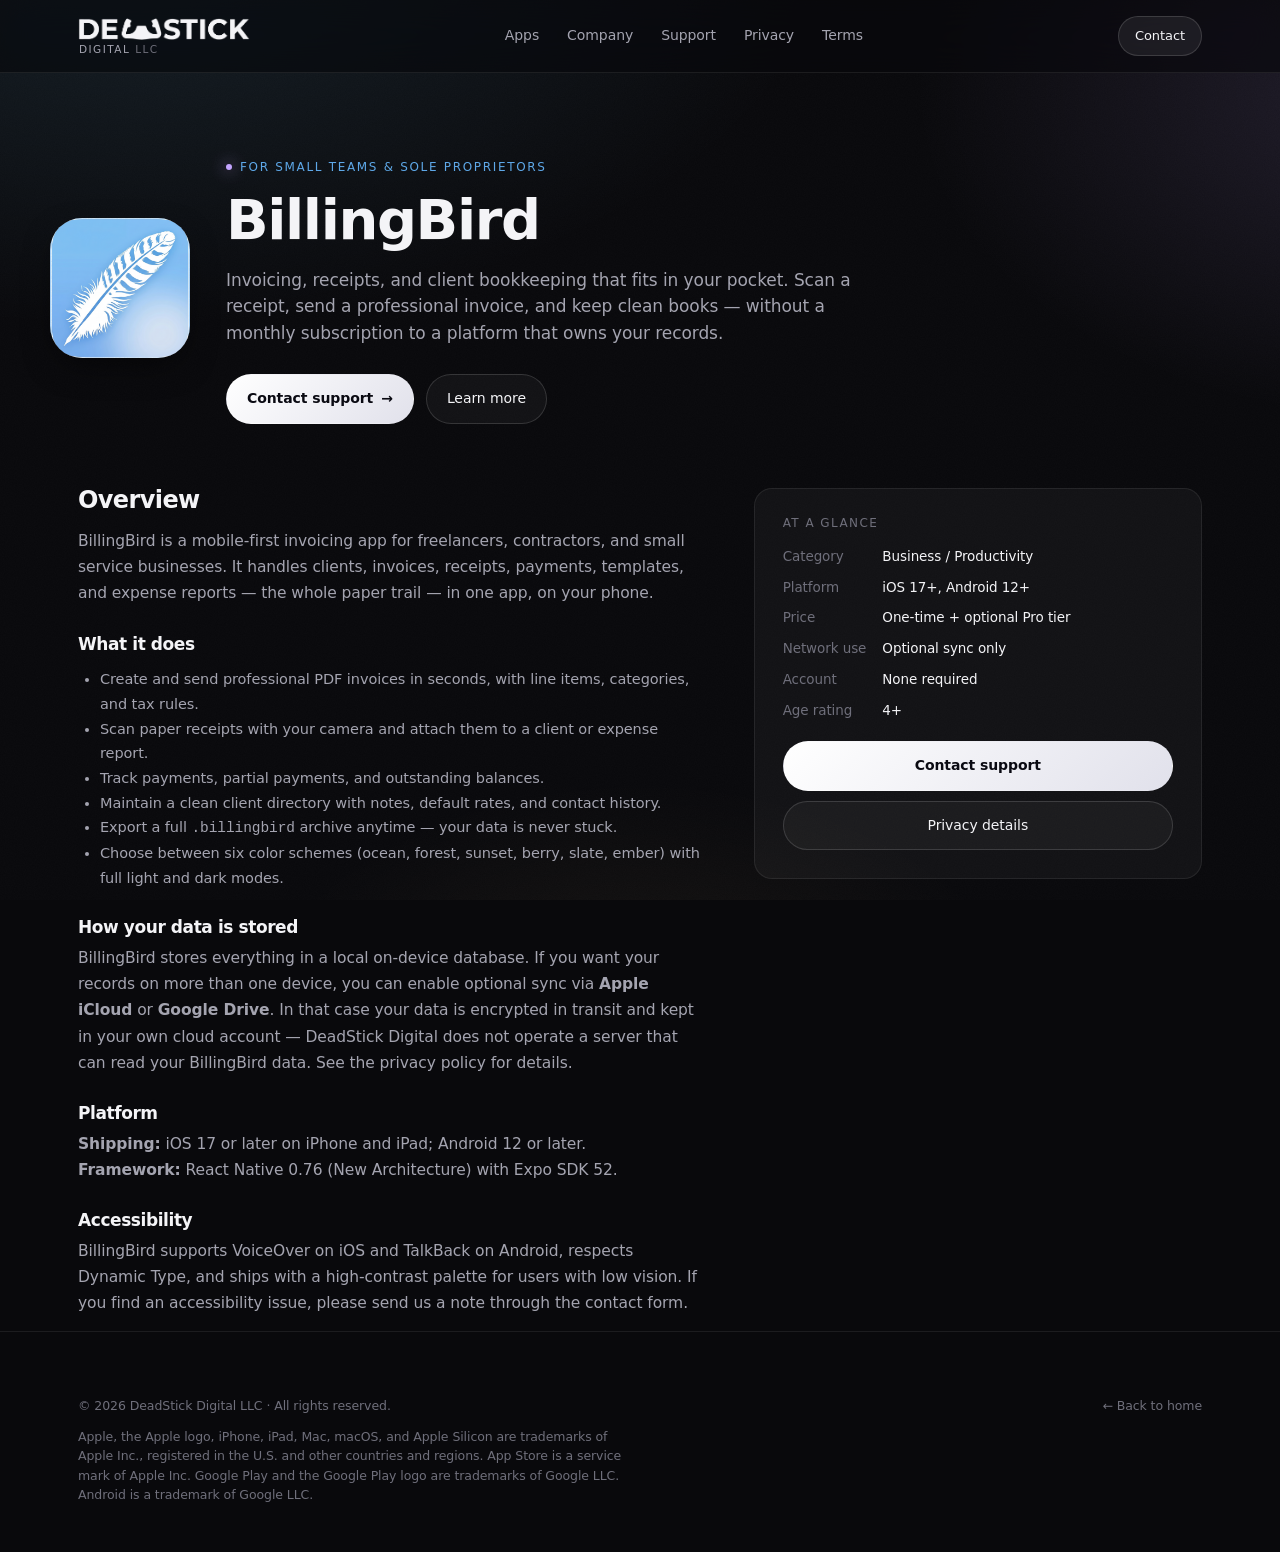
<file: apps/billingbird.html>
<!doctype html>
<html lang="en">
<head>
  <meta charset="utf-8">
  <meta name="viewport" content="width=device-width, initial-scale=1">
  <meta name="theme-color" content="#09090c">
  <meta name="description" content="BillingBird — invoicing, receipts, and client bookkeeping for iOS and Android. From DeadStick Digital LLC.">
  <title>BillingBird — DeadStick Digital LLC</title>
  <link rel="icon" type="image/png" href="../icons/billingbird.png">
  <link rel="stylesheet" href="../styles.css">
</head>
<body>

<header class="nav">
  <div class="nav-inner">
    <a class="brand" href="../index.html" aria-label="DeadStick Digital LLC — home">
      <span class="brand-lockup">
        <img class="brand-wordmark" src="../assets/logo-wordmark-deadstick-silver.png" alt="DeadStick" width="172" height="22">
        <span class="brand-sub">Digital <span class="brand-suffix">LLC</span></span>
      </span>
    </a>
    <nav class="nav-links" aria-label="Primary">
      <a href="../index.html#apps">Apps</a>
      <a href="../index.html#company">Company</a>
      <a href="../support.html">Support</a>
      <a href="../privacy.html">Privacy</a>
      <a href="../terms.html">Terms</a>
    </nav>
    <a class="nav-cta" href="../index.html#contact">Contact</a>
  </div>
</header>

<main>

<section class="wrap app-hero">
  <div class="app-icon"><img src="../icons/billingbird.png" alt="BillingBird app icon"></div>
  <div>
    <div class="eyebrow" style="color:var(--bill);">For small teams &amp; sole proprietors</div>
    <h1>BillingBird</h1>
    <p>Invoicing, receipts, and client bookkeeping that fits in your pocket. Scan a receipt,
       send a professional invoice, and keep clean books — without a monthly subscription to a
       platform that owns your records.</p>
    <div class="hero-actions" style="margin-top:28px;">
      <a class="btn btn-primary" href="../index.html#contact">Contact support <span class="btn-arrow">→</span></a>
      <a class="btn" href="#overview">Learn more</a>
    </div>
  </div>
</section>

<section class="wrap" style="padding-top:0;">
  <div class="detail-grid">

    <div class="detail-body">
      <h2 id="overview">Overview</h2>
      <p>BillingBird is a mobile-first invoicing app for freelancers, contractors, and small
         service businesses. It handles clients, invoices, receipts, payments, templates, and
         expense reports — the whole paper trail — in one app, on your phone.</p>

      <h3>What it does</h3>
      <ul>
        <li>Create and send professional PDF invoices in seconds, with line items, categories, and
            tax rules.</li>
        <li>Scan paper receipts with your camera and attach them to a client or expense report.</li>
        <li>Track payments, partial payments, and outstanding balances.</li>
        <li>Maintain a clean client directory with notes, default rates, and contact history.</li>
        <li>Export a full <code>.billingbird</code> archive anytime — your data is never stuck.</li>
        <li>Choose between six color schemes (ocean, forest, sunset, berry, slate, ember) with
            full light and dark modes.</li>
      </ul>

      <h3>How your data is stored</h3>
      <p>BillingBird stores everything in a local on-device database. If you want your records on
         more than one device, you can enable optional sync via <strong>Apple iCloud</strong> or
         <strong>Google Drive</strong>. In that case your data is encrypted in transit and kept in
         your own cloud account — DeadStick Digital does not operate a server that can read your
         BillingBird data. See the <a href="../privacy.html#apps">privacy policy</a> for details.</p>

      <h3>Platform</h3>
      <p><strong>Shipping:</strong> iOS 17 or later on iPhone and iPad; Android 12 or later.
         <br><strong>Framework:</strong> React Native 0.76 (New Architecture) with Expo SDK 52.</p>

      <h3>Accessibility</h3>
      <p>BillingBird supports VoiceOver on iOS and TalkBack on Android, respects Dynamic Type, and
         ships with a high-contrast palette for users with low vision. If you find an accessibility
         issue, please send us a note through the
         <a href="../index.html#contact">contact form</a>.</p>
    </div>

    <aside class="side-card">
      <h4>At a glance</h4>
      <dl>
        <dt>Category</dt>     <dd>Business / Productivity</dd>
        <dt>Platform</dt>     <dd>iOS 17+, Android 12+</dd>
        <dt>Price</dt>        <dd>One-time + optional Pro tier</dd>
        <dt>Network use</dt>  <dd>Optional sync only</dd>
        <dt>Account</dt>      <dd>None required</dd>
        <dt>Age rating</dt>   <dd>4+</dd>
      </dl>
      <a class="btn btn-primary" href="../index.html#contact">Contact support</a>
      <a class="btn" href="../privacy.html#apps" style="margin-top:10px;">Privacy details</a>
    </aside>

  </div>
</section>

</main>

<footer>
  <div class="wrap">
    <div class="footer-bottom" style="border:0; padding:0;">
      <div>© 2026 DeadStick Digital LLC · All rights reserved.</div>
      <div><a href="../index.html">← Back to home</a></div>
    </div>
    <div class="footer-bottom" style="border:0; padding-top:12px;">
      <div class="legal-note">
        Apple, the Apple logo, iPhone, iPad, Mac, macOS, and Apple Silicon are trademarks of
        Apple Inc., registered in the U.S. and other countries and regions. App Store is a
        service mark of Apple Inc. Google Play and the Google Play logo are trademarks of
        Google LLC. Android is a trademark of Google LLC.
      </div>
    </div>
  </div>
</footer>

</body>
</html>
</file>
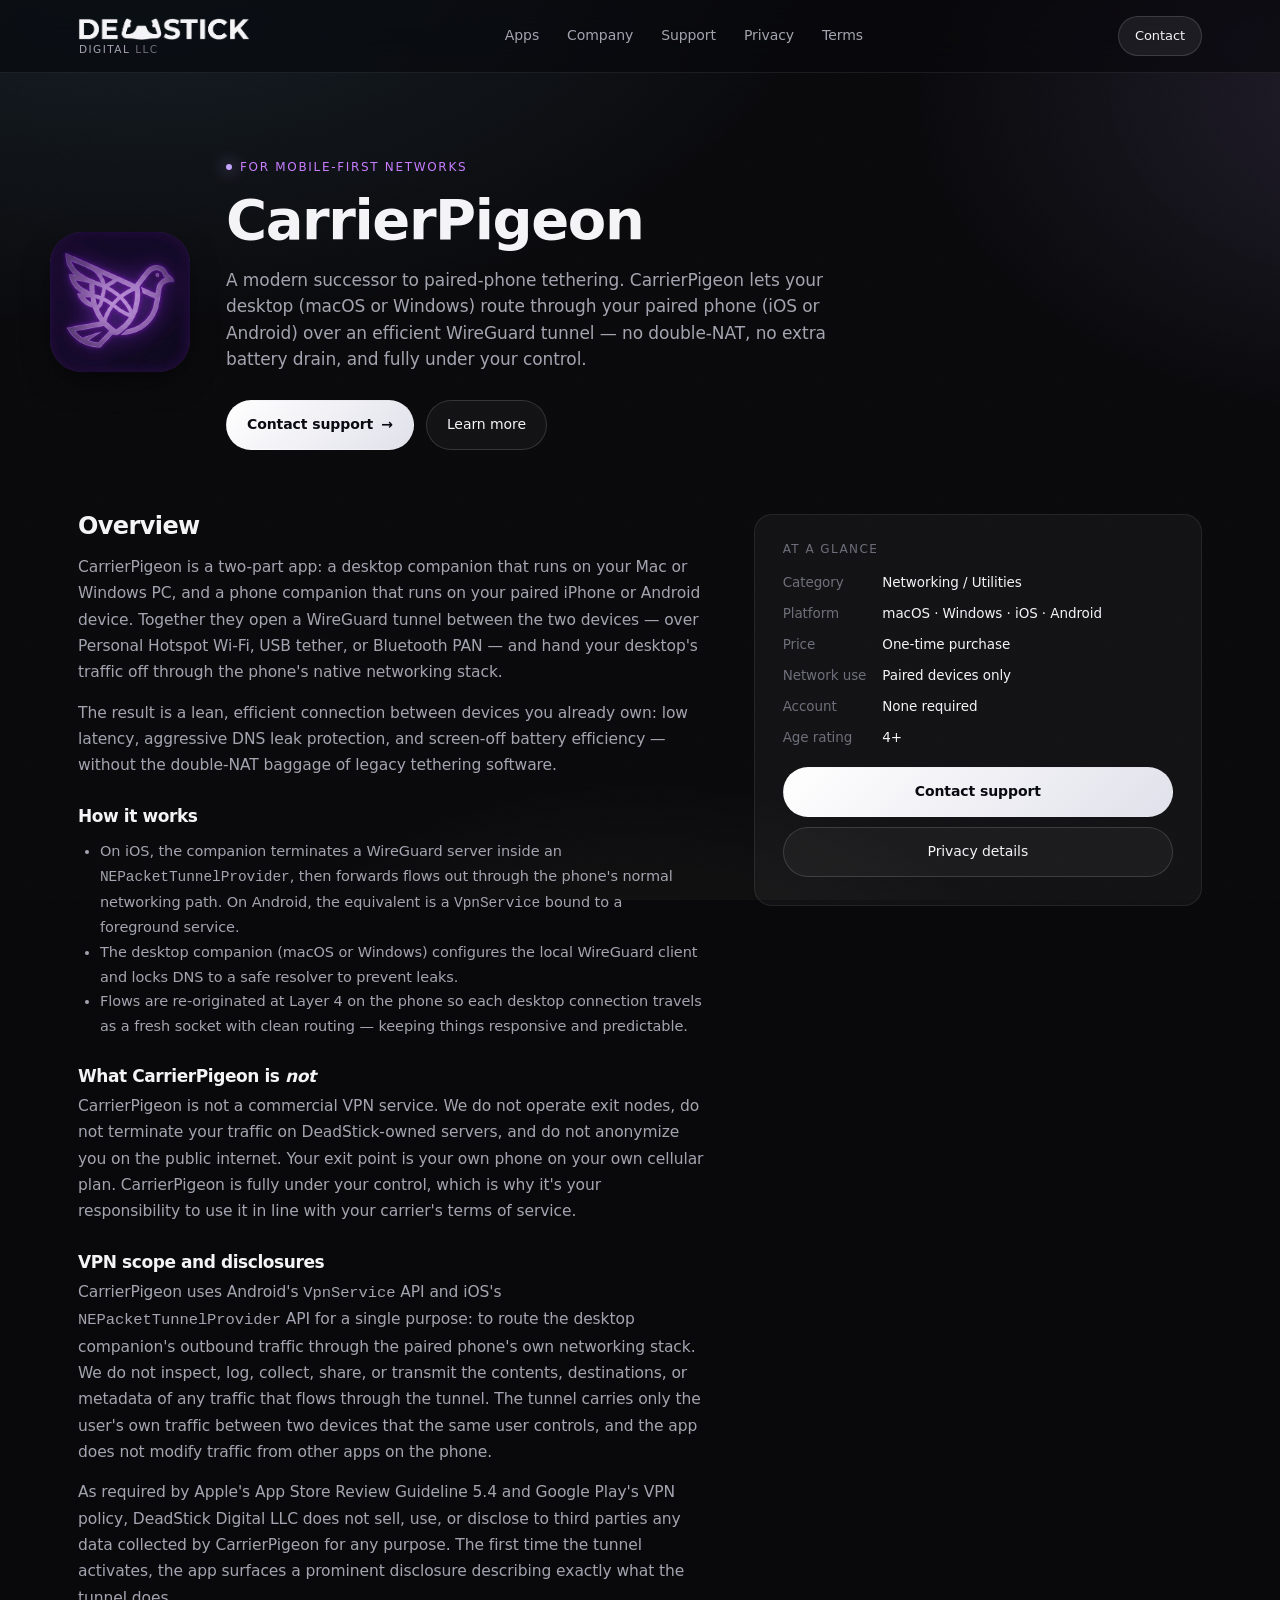
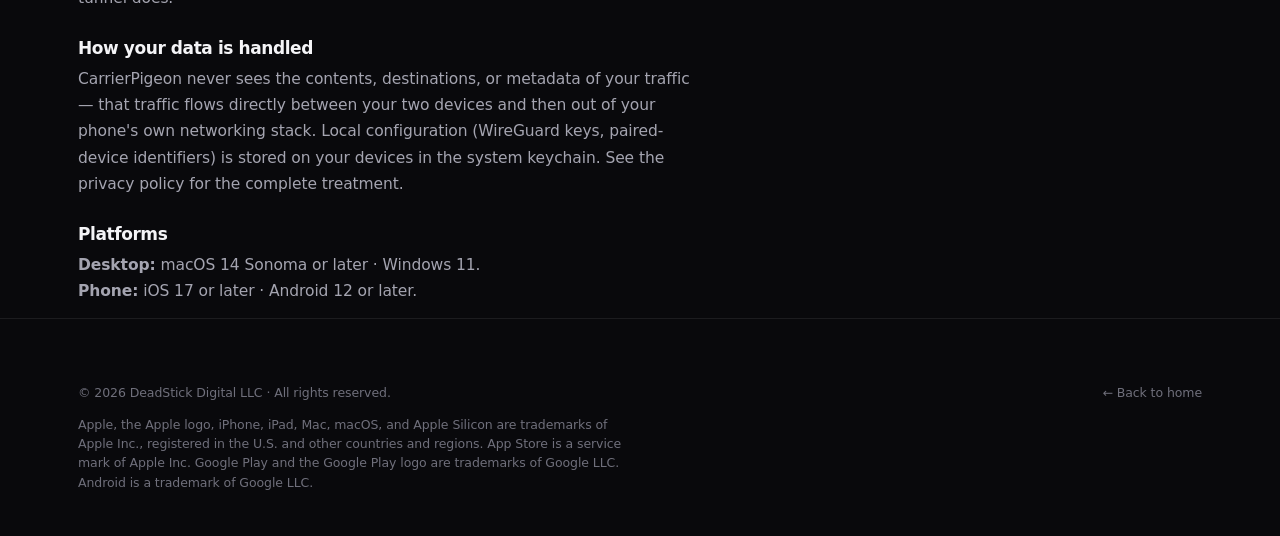
<file: apps/carrierpigeon.html>
<!doctype html>
<html lang="en">
<head>
  <meta charset="utf-8">
  <meta name="viewport" content="width=device-width, initial-scale=1">
  <meta name="theme-color" content="#09090c">
  <meta name="description" content="CarrierPigeon — modern paired-phone networking for macOS, Windows, iOS, and Android. From DeadStick Digital LLC.">
  <title>CarrierPigeon — DeadStick Digital LLC</title>
  <link rel="icon" type="image/png" href="../icons/carrierpigeon.png">
  <link rel="stylesheet" href="../styles.css">
</head>
<body>

<header class="nav">
  <div class="nav-inner">
    <a class="brand" href="../index.html" aria-label="DeadStick Digital LLC — home">
      <span class="brand-lockup">
        <img class="brand-wordmark" src="../assets/logo-wordmark-deadstick-silver.png" alt="DeadStick" width="172" height="22">
        <span class="brand-sub">Digital <span class="brand-suffix">LLC</span></span>
      </span>
    </a>
    <nav class="nav-links" aria-label="Primary">
      <a href="../index.html#apps">Apps</a>
      <a href="../index.html#company">Company</a>
      <a href="../support.html">Support</a>
      <a href="../privacy.html">Privacy</a>
      <a href="../terms.html">Terms</a>
    </nav>
    <a class="nav-cta" href="../index.html#contact">Contact</a>
  </div>
</header>

<main>

<section class="wrap app-hero">
  <div class="app-icon"><img src="../icons/carrierpigeon.png" alt="CarrierPigeon app icon"></div>
  <div>
    <div class="eyebrow" style="color:var(--pigeon);">For mobile-first networks</div>
    <h1>CarrierPigeon</h1>
    <p>A modern successor to paired-phone tethering. CarrierPigeon lets your desktop (macOS or
       Windows) route through your paired phone (iOS or Android) over an efficient WireGuard
       tunnel — no double-NAT, no extra battery drain, and fully under your control.</p>
    <div class="hero-actions" style="margin-top:28px;">
      <a class="btn btn-primary" href="../index.html#contact">Contact support <span class="btn-arrow">→</span></a>
      <a class="btn" href="#overview">Learn more</a>
    </div>
  </div>
</section>

<section class="wrap" style="padding-top:0;">
  <div class="detail-grid">

    <div class="detail-body">
      <h2 id="overview">Overview</h2>
      <p>CarrierPigeon is a two-part app: a desktop companion that runs on your Mac or Windows PC,
         and a phone companion that runs on your paired iPhone or Android device. Together they
         open a WireGuard tunnel between the two devices — over Personal Hotspot Wi-Fi, USB tether,
         or Bluetooth PAN — and hand your desktop's traffic off through the phone's native
         networking stack.</p>
      <p>The result is a lean, efficient connection between devices you already own: low latency,
         aggressive DNS leak protection, and screen-off battery efficiency — without the
         double-NAT baggage of legacy tethering software.</p>

      <h3>How it works</h3>
      <ul>
        <li>On iOS, the companion terminates a WireGuard server inside an
            <code>NEPacketTunnelProvider</code>, then forwards flows out through the phone's
            normal networking path. On Android, the equivalent is a <code>VpnService</code> bound
            to a foreground service.</li>
        <li>The desktop companion (macOS or Windows) configures the local WireGuard client and
            locks DNS to a safe resolver to prevent leaks.</li>
        <li>Flows are re-originated at Layer 4 on the phone so each desktop connection travels as
            a fresh socket with clean routing — keeping things responsive and predictable.</li>
      </ul>

      <h3>What CarrierPigeon is <em>not</em></h3>
      <p>CarrierPigeon is not a commercial VPN service. We do not operate exit nodes, do not
         terminate your traffic on DeadStick-owned servers, and do not anonymize you on the public
         internet. Your exit point is your own phone on your own cellular plan. CarrierPigeon is
         fully under your control, which is why it's your responsibility to use it in line with
         your carrier's terms of service.</p>

      <h3>VPN scope and disclosures</h3>
      <p>CarrierPigeon uses Android's <code>VpnService</code> API and iOS's
         <code>NEPacketTunnelProvider</code> API for a single purpose: to route the desktop
         companion's outbound traffic through the paired phone's own networking stack. We do not
         inspect, log, collect, share, or transmit the contents, destinations, or metadata of any
         traffic that flows through the tunnel. The tunnel carries only the user's own traffic
         between two devices that the same user controls, and the app does not modify traffic from
         other apps on the phone.</p>
      <p>As required by Apple's App Store Review Guideline 5.4 and Google Play's VPN policy,
         DeadStick Digital LLC does not sell, use, or disclose to third parties any data collected
         by CarrierPigeon for any purpose. The first time the tunnel activates, the app surfaces a
         prominent disclosure describing exactly what the tunnel does.</p>

      <h3>How your data is handled</h3>
      <p>CarrierPigeon never sees the contents, destinations, or metadata of your traffic — that
         traffic flows directly between your two devices and then out of your phone's own
         networking stack. Local configuration (WireGuard keys, paired-device identifiers) is
         stored on your devices in the system keychain. See the
         <a href="../privacy.html#apps">privacy policy</a> for the complete treatment.</p>

      <h3>Platforms</h3>
      <p><strong>Desktop:</strong> macOS 14 Sonoma or later · Windows 11.
         <br><strong>Phone:</strong> iOS 17 or later · Android 12 or later.</p>
    </div>

    <aside class="side-card">
      <h4>At a glance</h4>
      <dl>
        <dt>Category</dt>     <dd>Networking / Utilities</dd>
        <dt>Platform</dt>     <dd>macOS · Windows · iOS · Android</dd>
        <dt>Price</dt>        <dd>One-time purchase</dd>
        <dt>Network use</dt>  <dd>Paired devices only</dd>
        <dt>Account</dt>      <dd>None required</dd>
        <dt>Age rating</dt>   <dd>4+</dd>
      </dl>
      <a class="btn btn-primary" href="../index.html#contact">Contact support</a>
      <a class="btn" href="../privacy.html#apps" style="margin-top:10px;">Privacy details</a>
    </aside>

  </div>
</section>

</main>

<footer>
  <div class="wrap">
    <div class="footer-bottom" style="border:0; padding:0;">
      <div>© 2026 DeadStick Digital LLC · All rights reserved.</div>
      <div><a href="../index.html">← Back to home</a></div>
    </div>
    <div class="footer-bottom" style="border:0; padding-top:12px;">
      <div class="legal-note">
        Apple, the Apple logo, iPhone, iPad, Mac, macOS, and Apple Silicon are trademarks of
        Apple Inc., registered in the U.S. and other countries and regions. App Store is a
        service mark of Apple Inc. Google Play and the Google Play logo are trademarks of
        Google LLC. Android is a trademark of Google LLC.
      </div>
    </div>
  </div>
</footer>

</body>
</html>
</file>
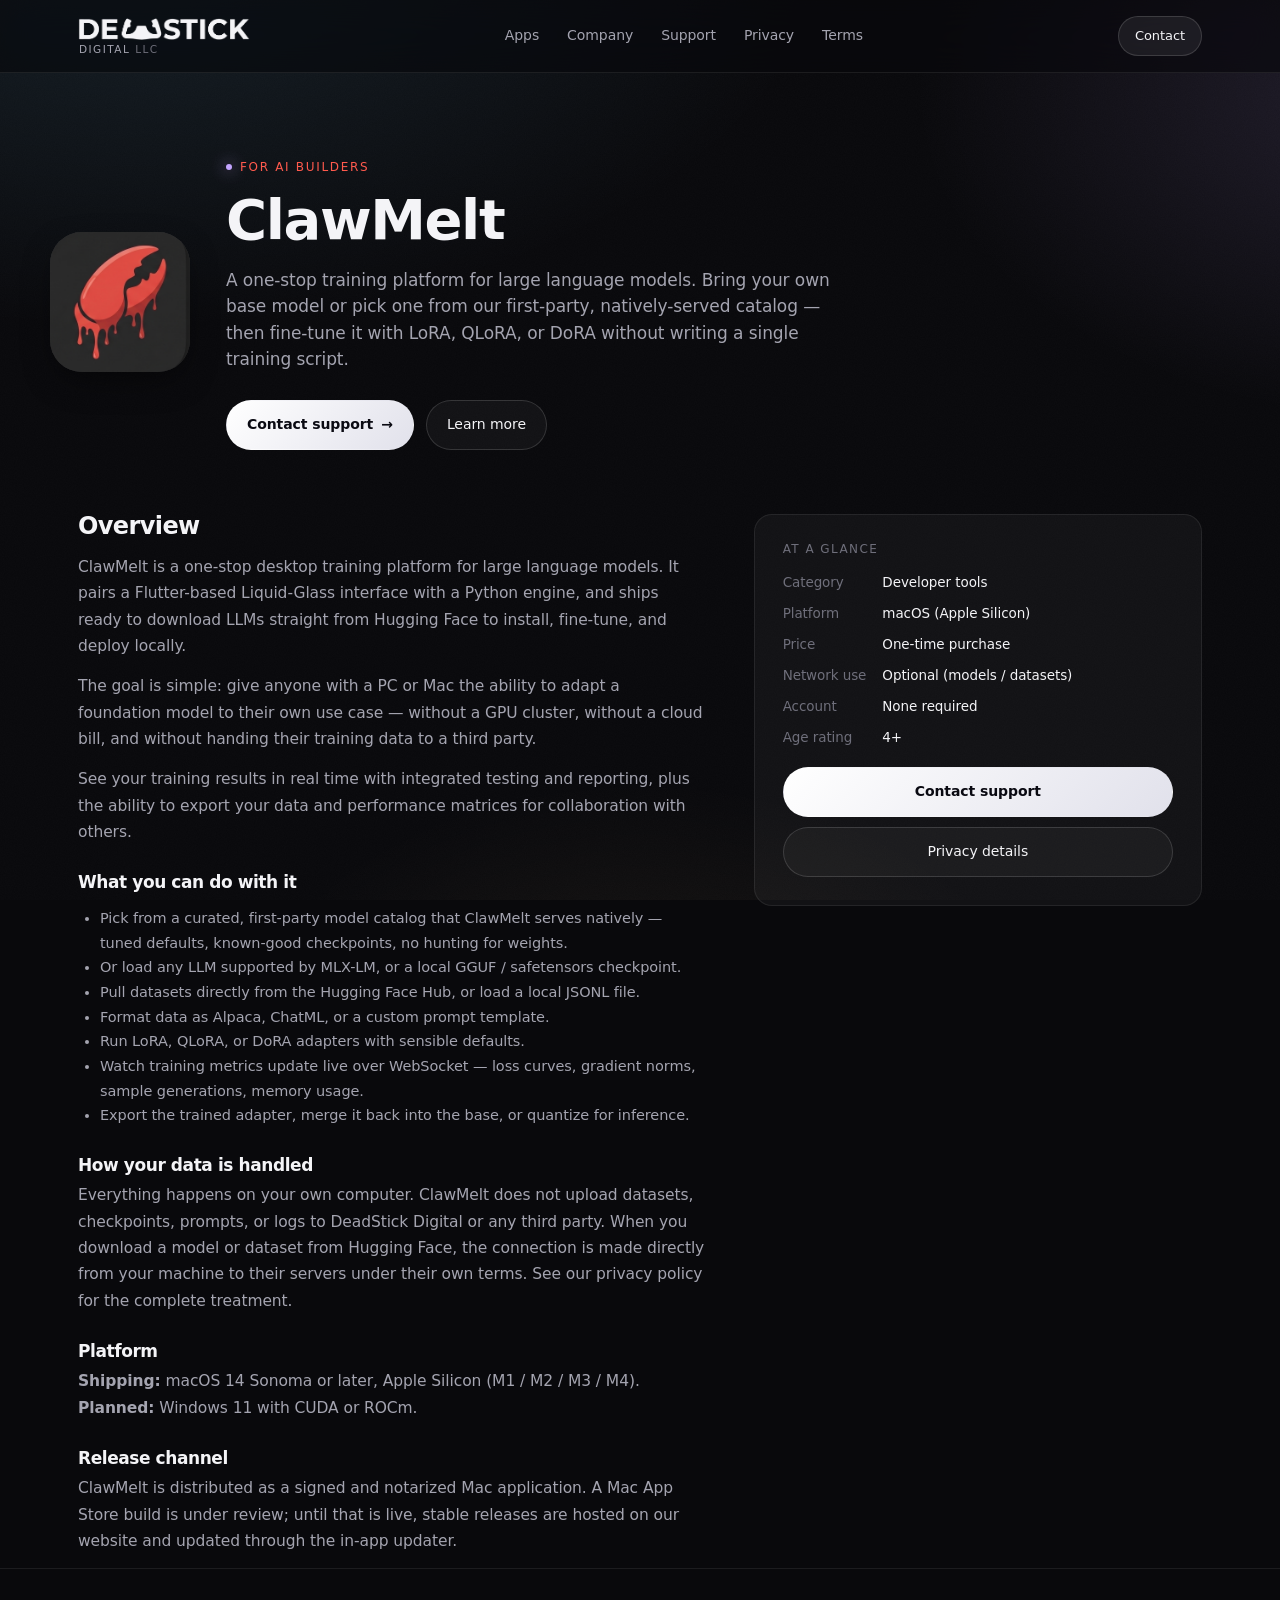
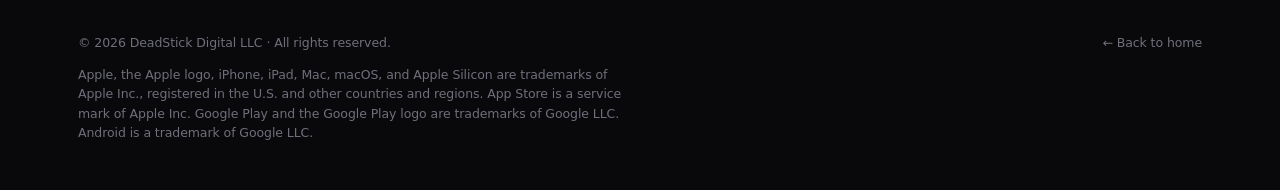
<file: apps/clawmelt.html>
<!doctype html>
<html lang="en">
<head>
  <meta charset="utf-8">
  <meta name="viewport" content="width=device-width, initial-scale=1">
  <meta name="theme-color" content="#09090c">
  <meta name="description" content="ClawMelt — a one-stop LLM training platform that serves its own first-party models. From DeadStick Digital LLC.">
  <title>ClawMelt — DeadStick Digital LLC</title>
  <link rel="icon" type="image/png" href="../icons/clawmelt.png">
  <link rel="stylesheet" href="../styles.css">
</head>
<body>

<header class="nav">
  <div class="nav-inner">
    <a class="brand" href="../index.html" aria-label="DeadStick Digital LLC — home">
      <span class="brand-lockup">
        <img class="brand-wordmark" src="../assets/logo-wordmark-deadstick-silver.png" alt="DeadStick" width="172" height="22">
        <span class="brand-sub">Digital <span class="brand-suffix">LLC</span></span>
      </span>
    </a>
    <nav class="nav-links" aria-label="Primary">
      <a href="../index.html#apps">Apps</a>
      <a href="../index.html#company">Company</a>
      <a href="../support.html">Support</a>
      <a href="../privacy.html">Privacy</a>
      <a href="../terms.html">Terms</a>
    </nav>
    <a class="nav-cta" href="../index.html#contact">Contact</a>
  </div>
</header>

<main>

<!-- ===== Hero ===== -->
<section class="wrap app-hero">
  <div class="app-icon"><img src="../icons/clawmelt.png" alt="ClawMelt app icon"></div>
  <div>
    <div class="eyebrow" style="color:var(--claw);">For AI builders</div>
    <h1>ClawMelt</h1>
    <p>A one-stop training platform for large language models. Bring your own base model or
       pick one from our first-party, natively-served catalog — then fine-tune it with LoRA,
       QLoRA, or DoRA without writing a single training script.</p>
    <div class="hero-actions" style="margin-top:28px;">
      <a class="btn btn-primary" href="../index.html#contact">Contact support <span class="btn-arrow">→</span></a>
      <a class="btn" href="#overview">Learn more</a>
    </div>
  </div>
</section>

<!-- ===== Body ===== -->
<section class="wrap" style="padding-top:0;">
  <div class="detail-grid">

    <div class="detail-body">
      <h2 id="overview">Overview</h2>
      <p>ClawMelt is a one-stop desktop training platform for large language models. It pairs a
         Flutter-based Liquid-Glass interface with a Python engine, and ships ready to download
         LLMs straight from Hugging Face to install, fine-tune, and deploy locally.</p>
      <p>The goal is simple: give anyone with a PC or Mac the ability to adapt a foundation model
         to their own use case — without a GPU cluster, without a cloud bill, and without handing
         their training data to a third party.</p>
      <p>See your training results in real time with integrated testing and reporting, plus the
         ability to export your data and performance matrices for collaboration with others.</p>

      <h3>What you can do with it</h3>
      <ul>
        <li>Pick from a curated, first-party model catalog that ClawMelt serves natively —
            tuned defaults, known-good checkpoints, no hunting for weights.</li>
        <li>Or load any LLM supported by MLX-LM, or a local GGUF / safetensors checkpoint.</li>
        <li>Pull datasets directly from the Hugging Face Hub, or load a local JSONL file.</li>
        <li>Format data as Alpaca, ChatML, or a custom prompt template.</li>
        <li>Run LoRA, QLoRA, or DoRA adapters with sensible defaults.</li>
        <li>Watch training metrics update live over WebSocket — loss curves, gradient norms, sample
            generations, memory usage.</li>
        <li>Export the trained adapter, merge it back into the base, or quantize for inference.</li>
      </ul>

      <h3>How your data is handled</h3>
      <p>Everything happens on your own computer. ClawMelt does not upload datasets, checkpoints,
         prompts, or logs to DeadStick Digital or any third party. When you download a model or
         dataset from Hugging Face, the connection is made directly from your machine to their
         servers under their own terms. See our <a href="../privacy.html#apps">privacy policy</a>
         for the complete treatment.</p>

      <h3>Platform</h3>
      <p><strong>Shipping:</strong> macOS 14 Sonoma or later, Apple Silicon (M1 / M2 / M3 / M4).
         <br><strong>Planned:</strong> Windows 11 with CUDA or ROCm.</p>

      <h3>Release channel</h3>
      <p>ClawMelt is distributed as a signed and notarized Mac application. A Mac App Store build
         is under review; until that is live, stable releases are hosted on our website and updated
         through the in-app updater.</p>
    </div>

    <aside class="side-card">
      <h4>At a glance</h4>
      <dl>
        <dt>Category</dt>     <dd>Developer tools</dd>
        <dt>Platform</dt>     <dd>macOS (Apple Silicon)</dd>
        <dt>Price</dt>        <dd>One-time purchase</dd>
        <dt>Network use</dt>  <dd>Optional (models / datasets)</dd>
        <dt>Account</dt>      <dd>None required</dd>
        <dt>Age rating</dt>   <dd>4+</dd>
      </dl>
      <a class="btn btn-primary" href="../index.html#contact">Contact support</a>
      <a class="btn" href="../privacy.html#apps" style="margin-top:10px;">Privacy details</a>
    </aside>

  </div>
</section>

</main>

<footer>
  <div class="wrap">
    <div class="footer-bottom" style="border:0; padding:0;">
      <div>© 2026 DeadStick Digital LLC · All rights reserved.</div>
      <div><a href="../index.html">← Back to home</a></div>
    </div>
    <div class="footer-bottom" style="border:0; padding-top:12px;">
      <div class="legal-note">
        Apple, the Apple logo, iPhone, iPad, Mac, macOS, and Apple Silicon are trademarks of
        Apple Inc., registered in the U.S. and other countries and regions. App Store is a
        service mark of Apple Inc. Google Play and the Google Play logo are trademarks of
        Google LLC. Android is a trademark of Google LLC.
      </div>
    </div>
  </div>
</footer>

</body>
</html>
</file>
<file: styles.css>
/* =========================================================
   DeadStick Digital LLC — Shared Styles
   Design language: modern, crisp, flowing. Dark-first with
   careful whitespace, soft gradient accents, and glassy cards.
   ========================================================= */

:root {
  --bg: #09090c;
  --bg-elev: #101018;
  --bg-elev-2: #15151f;
  --surface: rgba(255, 255, 255, 0.04);
  --surface-strong: rgba(255, 255, 255, 0.07);
  --border: rgba(255, 255, 255, 0.08);
  --border-strong: rgba(255, 255, 255, 0.14);

  --text: #f4f4f7;
  --text-muted: #a4a4b0;
  --text-soft: #6f6f7b;

  --accent: #c4a5ff;
  --accent-2: #7dd4ff;
  --accent-3: #ffd28a;

  /* Per-app accents (keyed to each app's icon palette) */
  --claw: #ff5a4d;           /* dripping red claw */
  --claw-soft: #ff5a4d33;
  --bill: #5ea8e8;           /* sky-blue feather */
  --bill-soft: #5ea8e833;
  --pigeon: #c77dff;         /* neon-violet pigeon */
  --pigeon-soft: #c77dff33;

  --radius-xs: 8px;
  --radius-sm: 12px;
  --radius-md: 18px;
  --radius-lg: 28px;

  --shadow-glow: 0 20px 60px -20px rgba(124, 122, 255, 0.35);
  --shadow-card: 0 1px 0 rgba(255,255,255,0.06) inset,
                  0 30px 80px -40px rgba(0,0,0,0.8);

  --font-sans: -apple-system, BlinkMacSystemFont, "SF Pro Text",
               "Inter", "Segoe UI", system-ui, sans-serif;
  --font-display: "SF Pro Display", -apple-system, BlinkMacSystemFont,
                  "Inter", "Segoe UI", system-ui, sans-serif;
  --font-mono: "SF Mono", "JetBrains Mono", ui-monospace, Menlo, monospace;

  --maxw: 1180px;
  --pad-x: 28px;
}

*, *::before, *::after { box-sizing: border-box; }
html, body { margin: 0; padding: 0; }

html { scroll-behavior: smooth; }

body {
  font-family: var(--font-sans);
  background: var(--bg);
  color: var(--text);
  -webkit-font-smoothing: antialiased;
  -moz-osx-font-smoothing: grayscale;
  line-height: 1.55;
  letter-spacing: -0.005em;
  overflow-x: hidden;
}

/* Background aurora */
body::before {
  content: "";
  position: fixed;
  inset: 0;
  z-index: -1;
  background:
    radial-gradient(1200px 700px at 10% -10%, rgba(125, 212, 255, 0.12), transparent 60%),
    radial-gradient(900px 600px at 110% 10%, rgba(196, 165, 255, 0.13), transparent 55%),
    radial-gradient(700px 500px at 50% 120%, rgba(255, 210, 138, 0.08), transparent 60%),
    var(--bg);
  pointer-events: none;
}

/* Subtle grain */
body::after {
  content: "";
  position: fixed;
  inset: 0;
  z-index: -1;
  opacity: 0.04;
  pointer-events: none;
  background-image: url("data:image/svg+xml;utf8,<svg xmlns='http://www.w3.org/2000/svg' width='120' height='120'><filter id='n'><feTurbulence type='fractalNoise' baseFrequency='0.9' numOctaves='2' stitchTiles='stitch'/><feColorMatrix values='0 0 0 0 1  0 0 0 0 1  0 0 0 0 1  0 0 0 0.5 0'/></filter><rect width='120' height='120' filter='url(%23n)'/></svg>");
}

a { color: inherit; text-decoration: none; }
img { max-width: 100%; display: block; }
button { font: inherit; color: inherit; }

/* --------------------- Typography --------------------- */

h1, h2, h3, h4 {
  font-family: var(--font-display);
  letter-spacing: -0.025em;
  line-height: 1.08;
  margin: 0;
  font-weight: 600;
}

h1 { font-size: clamp(40px, 6vw, 72px); }
h2 { font-size: clamp(28px, 3.2vw, 42px); }
h3 { font-size: clamp(20px, 1.6vw, 24px); }
h4 { font-size: 17px; }

p  { margin: 0; }
.muted { color: var(--text-muted); }
.soft  { color: var(--text-soft); }
.mono  { font-family: var(--font-mono); font-size: 13px; }

.eyebrow {
  display: inline-flex;
  align-items: center;
  gap: 8px;
  font-size: 12px;
  text-transform: uppercase;
  letter-spacing: 0.14em;
  color: var(--text-muted);
  font-weight: 500;
}
.eyebrow::before {
  content: "";
  width: 6px; height: 6px;
  border-radius: 999px;
  background: var(--accent);
  box-shadow: 0 0 16px var(--accent);
}

/* --------------------- Layout --------------------- */

.wrap {
  max-width: var(--maxw);
  margin: 0 auto;
  padding: 0 var(--pad-x);
}

section {
  padding: 110px 0;
  position: relative;
}

@media (max-width: 720px) {
  section { padding: 72px 0; }
}

.divider {
  height: 1px;
  background: linear-gradient(90deg, transparent, var(--border-strong), transparent);
  border: 0;
}

/* --------------------- Navigation --------------------- */

.nav {
  position: sticky;
  top: 0;
  z-index: 50;
  backdrop-filter: saturate(160%) blur(18px);
  -webkit-backdrop-filter: saturate(160%) blur(18px);
  background: rgba(9, 9, 12, 0.65);
  border-bottom: 1px solid var(--border);
}

.nav-inner {
  max-width: var(--maxw);
  margin: 0 auto;
  padding: 16px var(--pad-x);
  display: flex;
  align-items: center;
  justify-content: space-between;
  gap: 24px;
}

/* Brand lockup: DEADSTICK wordmark over "Digital LLC" — no separate icon. */
.brand {
  display: inline-flex;
  align-items: center;
  text-decoration: none;
  line-height: 1;
  letter-spacing: -0.01em;
  font-weight: 600;
}
.brand-lockup {
  display: flex;
  flex-direction: column;
  align-items: flex-start;
  gap: 4px;
  line-height: 1;
}
.brand-wordmark {
  height: 22px;
  width: auto;
  max-width: none;       /* defeat the global img { max-width: 100% } */
  display: block;
}
.brand-sub {
  font-size: 10.5px;
  letter-spacing: 0.14em;
  text-transform: uppercase;
  color: var(--text-muted);
  font-weight: 500;
  padding-left: 1px;     /* optical alignment with wordmark left edge */
}
.brand-suffix { color: var(--text-soft); font-weight: 400; }

.nav-links {
  display: flex; gap: 28px;
  font-size: 14px;
  color: var(--text-muted);
}
.nav-links a { transition: color 0.2s ease; }
.nav-links a:hover { color: var(--text); }

.nav-cta {
  padding: 9px 16px;
  border-radius: 999px;
  background: var(--surface-strong);
  border: 1px solid var(--border-strong);
  font-size: 13px;
  color: var(--text);
  transition: background 0.2s ease, transform 0.2s ease;
}
.nav-cta:hover { background: rgba(255,255,255,0.11); transform: translateY(-1px); }

@media (max-width: 720px) {
  .nav-links { display: none; }
}

/* --------------------- Hero --------------------- */

.hero {
  padding: 120px 0 80px;
  text-align: left;
  position: relative;
}
.hero-kicker {
  margin-bottom: 22px;
}
.hero h1 {
  background: linear-gradient(180deg, #ffffff 0%, #c4c4d0 120%);
  -webkit-background-clip: text;
  background-clip: text;
  color: transparent;
  max-width: 18ch;
}
.hero h1 em {
  font-style: normal;
  background: linear-gradient(120deg, #c4a5ff, #7dd4ff 55%, #ffd28a);
  -webkit-background-clip: text;
  background-clip: text;
  color: transparent;
}
.hero-sub {
  margin-top: 28px;
  max-width: 62ch;
  font-size: clamp(17px, 1.4vw, 20px);
  color: var(--text-muted);
  line-height: 1.6;
}
.hero-actions {
  margin-top: 40px;
  display: flex;
  flex-wrap: wrap;
  gap: 12px;
}

.btn {
  display: inline-flex;
  align-items: center;
  gap: 8px;
  padding: 13px 20px;
  border-radius: 999px;
  font-size: 14px;
  font-weight: 500;
  border: 1px solid var(--border-strong);
  background: var(--surface);
  color: var(--text);
  transition: all 0.25s ease;
  cursor: pointer;
}
.btn:hover {
  background: var(--surface-strong);
  transform: translateY(-1px);
}
.btn-primary {
  background: linear-gradient(135deg, #ffffff, #e1e1eb);
  color: #0a0a12;
  border-color: transparent;
  font-weight: 600;
}
.btn-primary:hover {
  background: #ffffff;
  box-shadow: 0 12px 40px -10px rgba(255,255,255,0.35);
}
.btn-arrow {
  display: inline-block;
  transition: transform 0.25s ease;
}
.btn:hover .btn-arrow { transform: translateX(3px); }

/* Hero stat strip */
.hero-meta {
  margin-top: 64px;
  padding-top: 28px;
  border-top: 1px solid var(--border);
  display: grid;
  grid-template-columns: repeat(4, 1fr);
  gap: 28px;
  color: var(--text-muted);
  font-size: 13px;
}
.hero-meta strong {
  display: block;
  color: var(--text);
  font-size: 15px;
  font-weight: 500;
  margin-bottom: 4px;
  letter-spacing: -0.01em;
}
@media (max-width: 720px) {
  .hero-meta { grid-template-columns: repeat(2, 1fr); gap: 20px; }
}

/* --------------------- Section headers --------------------- */

.section-head {
  display: flex;
  justify-content: space-between;
  align-items: flex-end;
  gap: 32px;
  margin-bottom: 56px;
}
.section-head h2 {
  max-width: 20ch;
}
.section-head p {
  max-width: 52ch;
  color: var(--text-muted);
  font-size: 16px;
}
@media (max-width: 720px) {
  .section-head { flex-direction: column; align-items: flex-start; margin-bottom: 40px; }
}

/* --------------------- App Cards --------------------- */

.apps-grid {
  display: grid;
  grid-template-columns: repeat(3, 1fr);
  gap: 20px;
}
@media (max-width: 960px) { .apps-grid { grid-template-columns: 1fr; } }

.app-card {
  --card-accent: var(--accent);
  --card-accent-soft: rgba(196, 165, 255, 0.2);
  position: relative;
  display: flex;
  flex-direction: column;
  padding: 30px 28px 28px;
  border-radius: var(--radius-lg);
  border: 1px solid var(--border);
  background:
    linear-gradient(180deg, rgba(255,255,255,0.035), rgba(255,255,255,0.012));
  box-shadow: var(--shadow-card);
  overflow: hidden;
  transition: transform 0.35s ease, border-color 0.35s ease;
  min-height: 480px;
}
.app-card:hover {
  transform: translateY(-4px);
  border-color: var(--border-strong);
}
.app-card::before {
  content: "";
  position: absolute;
  inset: -2px;
  border-radius: inherit;
  background: radial-gradient(220px 160px at 30% 0%, var(--card-accent-soft), transparent 70%);
  pointer-events: none;
  z-index: 0;
}
.app-card > * { position: relative; z-index: 1; }

.app-card.is-clawmelt    { --card-accent: var(--claw);   --card-accent-soft: var(--claw-soft); }
.app-card.is-billingbird { --card-accent: var(--bill);   --card-accent-soft: var(--bill-soft); }
.app-card.is-carrierpigeon { --card-accent: var(--pigeon); --card-accent-soft: var(--pigeon-soft); }

.app-icon {
  width: 84px;
  height: 84px;
  border-radius: 20px;
  overflow: hidden;
  box-shadow: 0 12px 34px -10px rgba(0,0,0,0.6),
              0 0 0 1px var(--border-strong) inset;
  margin-bottom: 22px;
}
.app-icon img, .app-icon svg { width: 100%; height: 100%; display: block; }

.app-card h3 {
  margin-bottom: 6px;
  font-size: 22px;
}
.app-card .app-tag {
  color: var(--card-accent);
  font-size: 12px;
  text-transform: uppercase;
  letter-spacing: 0.12em;
  font-weight: 500;
  margin-bottom: 16px;
}
.app-card .app-desc {
  color: var(--text-muted);
  font-size: 14.5px;
  line-height: 1.6;
  margin-bottom: 20px;
}
.app-card .app-features {
  list-style: none;
  padding: 0;
  margin: 0 0 28px;
  display: flex;
  flex-direction: column;
  gap: 8px;
  font-size: 13.5px;
  color: var(--text-muted);
}
.app-card .app-features li {
  display: flex;
  align-items: center;
  gap: 10px;
}
.app-card .app-features li::before {
  content: "";
  width: 5px; height: 5px;
  border-radius: 999px;
  background: var(--card-accent);
  flex-shrink: 0;
}
.app-card .app-link {
  margin-top: auto;
  display: inline-flex;
  align-items: center;
  gap: 6px;
  padding-top: 18px;
  border-top: 1px solid var(--border);
  color: var(--card-accent);
  font-size: 13.5px;
  font-weight: 500;
  transition: gap 0.25s ease;
}
.app-card .app-link:hover { gap: 10px; }

/* --------------------- Values / About --------------------- */

.values-grid {
  display: grid;
  grid-template-columns: repeat(3, 1fr);
  gap: 20px;
}
@media (max-width: 960px) { .values-grid { grid-template-columns: 1fr; } }

.value {
  padding: 32px 28px;
  border-radius: var(--radius-md);
  border: 1px solid var(--border);
  background: var(--surface);
}
.value .value-num {
  font-family: var(--font-mono);
  color: var(--text-soft);
  font-size: 12px;
  letter-spacing: 0.1em;
  margin-bottom: 18px;
}
.value h3 { margin-bottom: 10px; font-size: 19px; }
.value p { color: var(--text-muted); font-size: 14.5px; line-height: 1.6; }

/* --------------------- CTA / Contact panel --------------------- */

.cta-panel {
  border-radius: var(--radius-lg);
  padding: 48px;
  border: 1px solid var(--border-strong);
  background:
    radial-gradient(600px 300px at 100% 0%, rgba(125,212,255,0.12), transparent 60%),
    radial-gradient(500px 300px at 0% 100%, rgba(196,165,255,0.12), transparent 60%),
    linear-gradient(180deg, rgba(255,255,255,0.03), rgba(255,255,255,0.01));
  display: grid;
  grid-template-columns: 1.1fr 1fr;
  gap: 40px;
  align-items: center;
}
.cta-panel h2 { max-width: 16ch; }
.cta-panel p  { color: var(--text-muted); margin-top: 16px; max-width: 48ch; }
.cta-meta     { display: flex; flex-direction: column; gap: 14px; font-size: 14px; }
.cta-meta a   { color: var(--text); border-bottom: 1px solid var(--border-strong); padding-bottom: 2px; }
.cta-meta a:hover { border-color: var(--accent); color: var(--accent); }
.cta-meta .label { display: block; color: var(--text-soft); font-size: 12px; letter-spacing: 0.08em; text-transform: uppercase; margin-bottom: 4px; }

@media (max-width: 900px) {
  .cta-panel { grid-template-columns: 1fr; padding: 32px; }
}

/* --------------------- Contact form --------------------- */

.cta-panel-form {
  align-items: stretch;
}
.cta-panel-form .cta-intro {
  display: flex;
  flex-direction: column;
  gap: 28px;
}
.cta-panel-form .cta-intro .cta-meta {
  margin-top: auto;
}

.contact-form {
  display: flex;
  flex-direction: column;
  gap: 14px;
  padding: 28px;
  border-radius: var(--radius-md);
  border: 1px solid var(--border);
  background: rgba(0, 0, 0, 0.22);
  position: relative;
}

.cf-row {
  display: grid;
  grid-template-columns: 1fr 1fr;
  gap: 14px;
}
@media (max-width: 520px) {
  .cf-row { grid-template-columns: 1fr; }
}

.cf-field {
  display: flex;
  flex-direction: column;
  gap: 6px;
  font-size: 11px;
  text-transform: uppercase;
  letter-spacing: 0.12em;
  color: var(--text-soft);
  font-weight: 500;
}

.cf-field input,
.cf-field select,
.cf-field textarea {
  font-family: var(--font-sans);
  font-size: 14.5px;
  line-height: 1.5;
  letter-spacing: 0;
  text-transform: none;
  font-weight: 400;
  color: var(--text);
  background: var(--bg-elev);
  border: 1px solid var(--border);
  border-radius: var(--radius-sm);
  padding: 12px 14px;
  transition: border-color 0.2s ease, background 0.2s ease, box-shadow 0.2s ease;
  width: 100%;
  appearance: none;
  -webkit-appearance: none;
}
.cf-field select {
  background-image:
    linear-gradient(45deg, transparent 50%, var(--text-muted) 50%),
    linear-gradient(135deg, var(--text-muted) 50%, transparent 50%);
  background-position:
    calc(100% - 18px) 55%,
    calc(100% - 13px) 55%;
  background-size: 5px 5px, 5px 5px;
  background-repeat: no-repeat;
  padding-right: 36px;
}
.cf-field select option {
  background: var(--bg-elev);
  color: var(--text);
}
.cf-field input::placeholder,
.cf-field textarea::placeholder {
  color: var(--text-soft);
}
.cf-field input:focus,
.cf-field select:focus,
.cf-field textarea:focus {
  outline: none;
  border-color: var(--accent);
  background: var(--bg-elev-2);
  box-shadow: 0 0 0 3px rgba(196, 165, 255, 0.18);
}
.cf-field textarea {
  resize: vertical;
  min-height: 130px;
}

/* Honeypot — off-screen, not announced to assistive tech. */
.cf-honeypot {
  position: absolute !important;
  left: -9999px !important;
  top: -9999px !important;
  width: 1px;
  height: 1px;
  opacity: 0;
  pointer-events: none;
}

.contact-form .h-captcha {
  margin-top: 4px;
}

.cf-submit {
  margin-top: 4px;
  align-self: flex-start;
}

.cf-status {
  font-size: 13.5px;
  color: var(--text-muted);
  min-height: 1.2em;
}
.cf-status.is-error   { color: #ff9d8a; }
.cf-status.is-success { color: #9fe6ba; }

.cf-note {
  color: var(--text-soft);
  font-size: 12.5px;
  line-height: 1.6;
  margin: 0;
}

/* --------------------- Footer --------------------- */

footer {
  border-top: 1px solid var(--border);
  padding: 64px 0 48px;
  color: var(--text-muted);
  font-size: 14px;
}
.footer-grid {
  display: grid;
  grid-template-columns: 2fr 1fr 1fr 1fr;
  gap: 32px;
  margin-bottom: 48px;
}
.footer-brand { max-width: 36ch; }
.footer-brand p { margin-top: 14px; color: var(--text-soft); font-size: 13px; line-height: 1.65; }
.footer-col h4 {
  font-size: 12px;
  color: var(--text-soft);
  text-transform: uppercase;
  letter-spacing: 0.14em;
  margin-bottom: 16px;
  font-weight: 500;
}
.footer-col ul {
  list-style: none;
  padding: 0;
  margin: 0;
  display: flex;
  flex-direction: column;
  gap: 10px;
}
.footer-col a { color: var(--text-muted); transition: color 0.2s ease; }
.footer-col a:hover { color: var(--text); }

.footer-bottom {
  display: flex;
  justify-content: space-between;
  align-items: center;
  gap: 16px;
  padding-top: 24px;
  border-top: 1px solid var(--border);
  flex-wrap: wrap;
  color: var(--text-soft);
  font-size: 12.5px;
}
.legal-note { max-width: 70ch; }

@media (max-width: 720px) {
  .footer-grid { grid-template-columns: 1fr 1fr; }
  .footer-brand { grid-column: 1 / -1; }
}

/* --------------------- Document pages (privacy / terms / support) ----- */

.doc {
  padding: 80px 0 120px;
}
.doc-head {
  margin-bottom: 56px;
  max-width: 64ch;
}
.doc-head .eyebrow { margin-bottom: 20px; }
.doc-head h1 { font-size: clamp(34px, 4vw, 48px); }
.doc-head p  { margin-top: 20px; color: var(--text-muted); font-size: 16px; }

.doc-body {
  max-width: 72ch;
  color: var(--text);
  font-size: 15.5px;
  line-height: 1.75;
}
.doc-body h2 {
  font-size: 22px;
  margin: 56px 0 14px;
}
.doc-body h3 {
  font-size: 17px;
  margin: 32px 0 8px;
}
.doc-body p, .doc-body li { color: var(--text-muted); }
.doc-body strong { color: var(--text); font-weight: 500; }
.doc-body ul, .doc-body ol {
  padding-left: 22px;
}
.doc-body li { margin-bottom: 6px; }
.doc-body a { color: var(--text); border-bottom: 1px solid var(--border-strong); }
.doc-body a:hover { border-color: var(--accent); color: var(--accent); }
.doc-body hr {
  border: 0;
  border-top: 1px solid var(--border);
  margin: 48px 0;
}
.doc-body .callout {
  padding: 18px 22px;
  border-left: 2px solid var(--accent);
  background: var(--surface);
  border-radius: 0 var(--radius-sm) var(--radius-sm) 0;
  color: var(--text);
  font-size: 14.5px;
  margin: 20px 0 28px;
}

.toc {
  margin-bottom: 40px;
  padding: 22px 26px;
  border: 1px solid var(--border);
  border-radius: var(--radius-md);
  background: var(--surface);
}
.toc h4 {
  font-size: 12px;
  color: var(--text-soft);
  text-transform: uppercase;
  letter-spacing: 0.12em;
  margin-bottom: 14px;
  font-weight: 500;
}
.toc ol {
  list-style: none;
  padding: 0;
  margin: 0;
  column-count: 2;
  column-gap: 24px;
  font-size: 14px;
}
.toc li { padding: 4px 0; }
.toc a { color: var(--text-muted); }
.toc a:hover { color: var(--text); }
@media (max-width: 600px) { .toc ol { column-count: 1; } }

/* --------------------- App detail page --------------------- */

.app-hero {
  padding: 80px 0 64px;
  display: grid;
  grid-template-columns: 140px 1fr;
  gap: 36px;
  align-items: center;
}
.app-hero .app-icon {
  width: 140px;
  height: 140px;
  border-radius: 32px;
  margin: 0;
}
.app-hero h1 { font-size: clamp(40px, 5vw, 56px); }
.app-hero .eyebrow { margin-bottom: 14px; }
.app-hero p { color: var(--text-muted); margin-top: 16px; max-width: 58ch; font-size: 17px; }

@media (max-width: 720px) {
  .app-hero { grid-template-columns: 1fr; gap: 20px; }
  .app-hero .app-icon { width: 104px; height: 104px; }
}

.detail-grid {
  display: grid;
  grid-template-columns: 1.4fr 1fr;
  gap: 48px;
  align-items: start;
}
@media (max-width: 900px) { .detail-grid { grid-template-columns: 1fr; } }

.detail-body h2 { font-size: 24px; margin-bottom: 14px; }
.detail-body p  { color: var(--text-muted); font-size: 15.5px; line-height: 1.7; margin-bottom: 14px; }
.detail-body h3 { font-size: 17px; margin: 28px 0 8px; }
.detail-body ul { color: var(--text-muted); font-size: 14.5px; line-height: 1.7; padding-left: 22px; }

.side-card {
  padding: 28px;
  border-radius: var(--radius-md);
  border: 1px solid var(--border);
  background: var(--surface);
  position: sticky;
  top: 96px;
}
.side-card h4 {
  font-size: 12px;
  color: var(--text-soft);
  text-transform: uppercase;
  letter-spacing: 0.12em;
  margin-bottom: 16px;
  font-weight: 500;
}
.side-card dl { margin: 0; display: grid; grid-template-columns: auto 1fr; gap: 10px 16px; font-size: 13.5px; }
.side-card dt { color: var(--text-soft); }
.side-card dd { color: var(--text); margin: 0; }
.side-card .btn { margin-top: 20px; width: 100%; justify-content: center; }
</file>
